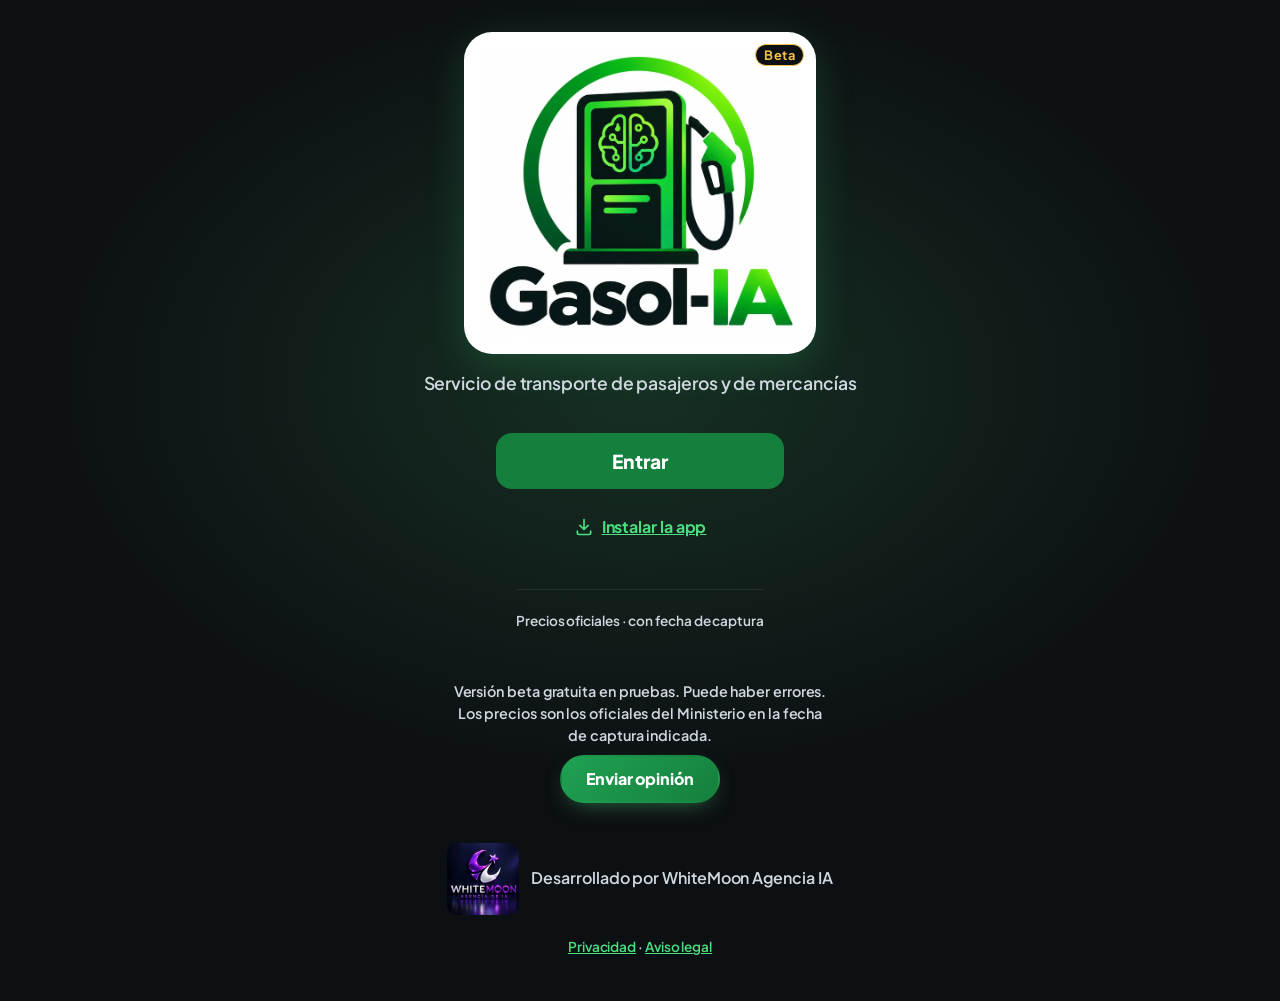
<file: index.html>
<!doctype html>
<html lang="es">
<head>
  <meta charset="utf-8">
  <meta name="viewport" content="width=device-width, initial-scale=1, viewport-fit=cover">
  <title>Gasol-IA · Para el servicio de transporte de pasajeros y de mercancías</title>
  <meta name="description" content="Para el servicio de transporte de pasajeros y de mercancías: gasolineras abiertas 24 horas en tu ruta y control del gasto en combustible, con precios oficiales y su fecha de captura.">
  <meta name="robots" content="noindex, nofollow">
  <meta name="referrer" content="strict-origin-when-cross-origin">
  <meta name="theme-color" content="#0d1013">
  <meta property="og:title" content="Gasol-IA · Para el servicio de transporte de pasajeros y de mercancías">
  <meta property="og:description" content="Para el servicio de transporte de pasajeros y de mercancías: gasolineras abiertas 24 h en tu ruta, con precios oficiales y su fecha de captura.">
  <meta property="og:image" content="https://nexusforgeia.github.io/GASOL-IA/assets/img/og-image.png">
  <meta property="og:image:width" content="1200">
  <meta property="og:image:height" content="630">
  <meta name="twitter:card" content="summary_large_image">
  <meta http-equiv="Content-Security-Policy" content="default-src 'self'; script-src 'self'; style-src 'self'; img-src 'self' data:; connect-src 'self' https://mlaqtniujnvfxcvcourm.supabase.co; manifest-src 'self'; worker-src 'self'; base-uri 'self'; form-action 'self'">
  <link rel="manifest" href="manifest.webmanifest">
  <link rel="icon" href="assets/icons/favicon-48.png" type="image/png" sizes="48x48">
  <link rel="apple-touch-icon" href="assets/icons/apple-touch-icon.png">
  <link rel="stylesheet" href="assets/app.css">
  <link rel="stylesheet" href="assets/portada.css">
  <script type="module" src="assets/visita.js"></script>
</head>
<body>
  <main class="portada">
    <h1 class="logo"><picture><source srcset="assets/img/logo.webp" type="image/webp"><img src="assets/img/logo.png" width="720" height="653" alt="Gasol-IA" fetchpriority="high"></picture></h1>
    <p class="lema">Servicio de transporte de pasajeros y de mercancías</p>
    <a class="entrar" href="inicio.html">Entrar</a>
    <a class="instalar-portada" href="instalar.html"><svg class="icono" aria-hidden="true" focusable="false"><use href="assets/iconos.svg#instalar"/></svg>Instalar la app</a>
    <p class="pie">Precios oficiales · con fecha de captura</p>
    <div class="portada-beta">
      <p class="nota nota-beta">Versión beta gratuita en pruebas. Puede haber errores. Los precios son los oficiales del Ministerio en la fecha de captura indicada.</p>
      <p><a class="boton-sec opinion" href="mailto:comercial@whitemoon.es?subject=Opini%C3%B3n%20Gasol-IA%20beta" data-opinion>Enviar opinión</a></p>
    </div>
    <div class="portada-firma">
      <p class="firma"><a href="https://whitemoon.es" target="_blank" rel="noopener"><picture><source srcset="assets/img/whitemoon-logo-3d.webp" type="image/webp"><img src="assets/img/whitemoon-logo-3d.png" width="72" height="72" alt="WhiteMoon" loading="lazy" decoding="async"></picture><span>Desarrollado por WhiteMoon Agencia IA</span></a></p>
      <p class="enlaces-pie"><a href="privacidad.html">Privacidad</a> · <a href="aviso-legal.html">Aviso legal</a></p>
    </div>
  </main>
</body>
</html>
</file>
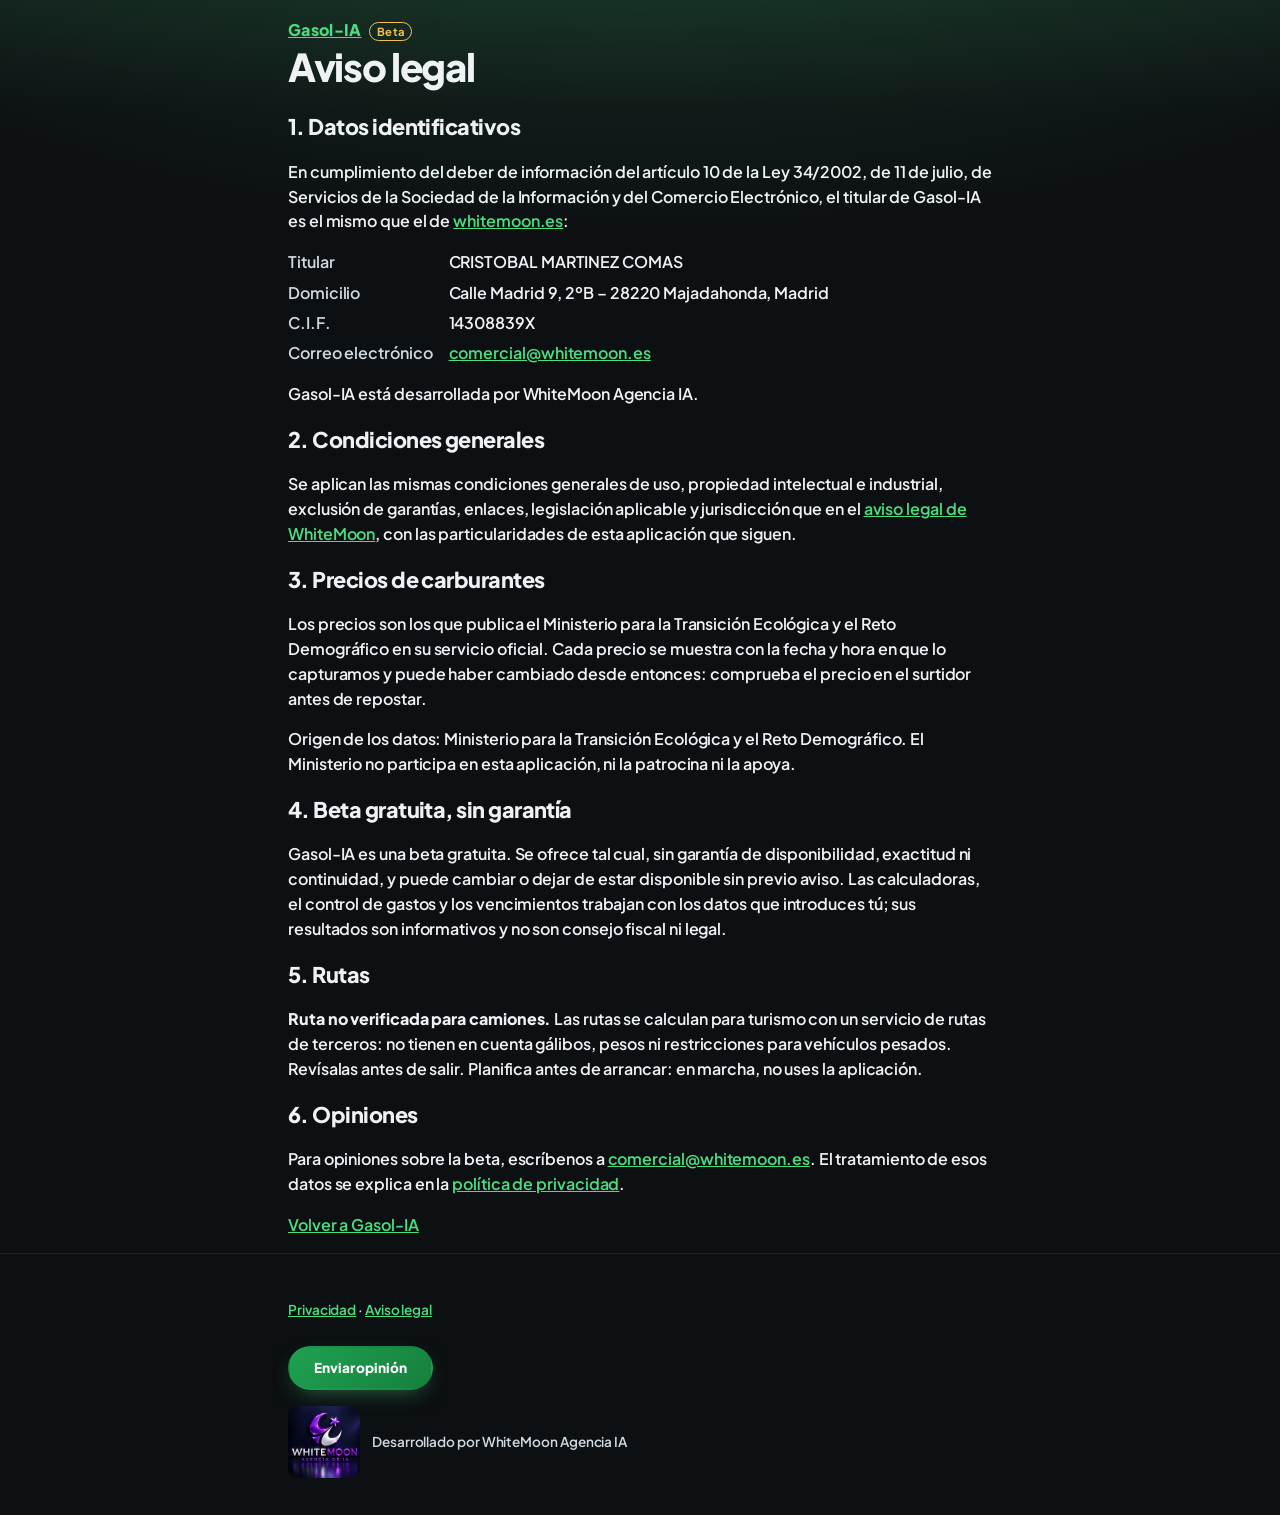
<file: aviso-legal.html>
<!doctype html>
<html lang="es">
<head>
  <meta charset="utf-8">
  <meta name="viewport" content="width=device-width, initial-scale=1, viewport-fit=cover">
  <title>Aviso legal · Gasol-IA</title>
  <meta name="description" content="Titular de Gasol-IA, condiciones de uso de la beta y origen de los datos de precios.">
  <meta name="robots" content="noindex, nofollow">
  <meta name="referrer" content="strict-origin-when-cross-origin">
  <meta name="theme-color" content="#0d1013">
  <meta http-equiv="Content-Security-Policy" content="default-src 'self'; script-src 'self'; style-src 'self'; img-src 'self' data:; connect-src 'self' https://mlaqtniujnvfxcvcourm.supabase.co; manifest-src 'self'; worker-src 'self'; base-uri 'self'; form-action 'self'">
  <link rel="icon" href="assets/icons/favicon-48.png" type="image/png" sizes="48x48">
  <link rel="stylesheet" href="assets/app.css">
  <script type="module" src="assets/nav.js"></script>
</head>
<body>
  <header class="cabecera">
    <div class="contenedor">
      <p class="marca"><a href="inicio.html">Gasol-IA</a></p>
      <h1>Aviso legal</h1>
    </div>
  </header>
  <main class="contenedor">
    <h2>1. Datos identificativos</h2>
    <p>En cumplimiento del deber de información del artículo 10 de la Ley 34/2002, de 11 de julio, de Servicios de la Sociedad de la Información y del Comercio Electrónico, el titular de Gasol-IA es el mismo que el de <a href="https://whitemoon.es" target="_blank" rel="noopener">whitemoon.es</a>:</p>
    <dl class="datos-titular">
      <dt>Titular</dt><dd>CRISTOBAL MARTINEZ COMAS</dd>
      <dt>Domicilio</dt><dd>Calle Madrid 9, 2ºB – 28220 Majadahonda, Madrid</dd>
      <dt>C.I.F.</dt><dd>14308839X</dd>
      <dt>Correo electrónico</dt><dd><a href="mailto:comercial@whitemoon.es">comercial@whitemoon.es</a></dd>
    </dl>
    <p>Gasol-IA está desarrollada por WhiteMoon Agencia IA.</p>

    <h2>2. Condiciones generales</h2>
    <p>Se aplican las mismas condiciones generales de uso, propiedad intelectual e industrial, exclusión de garantías, enlaces, legislación aplicable y jurisdicción que en el <a href="https://whitemoon.es/aviso-legal/" target="_blank" rel="noopener">aviso legal de WhiteMoon</a>, con las particularidades de esta aplicación que siguen.</p>

    <h2>3. Precios de carburantes</h2>
    <p>Los precios son los que publica el Ministerio para la Transición Ecológica y el Reto Demográfico en su servicio oficial. Cada precio se muestra con la fecha y hora en que lo capturamos y puede haber cambiado desde entonces: comprueba el precio en el surtidor antes de repostar.</p>
    <p>Origen de los datos: Ministerio para la Transición Ecológica y el Reto Demográfico. El Ministerio no participa en esta aplicación, ni la patrocina ni la apoya.</p>

    <h2>4. Beta gratuita, sin garantía</h2>
    <p>Gasol-IA es una beta gratuita. Se ofrece tal cual, sin garantía de disponibilidad, exactitud ni continuidad, y puede cambiar o dejar de estar disponible sin previo aviso. Las calculadoras, el control de gastos y los vencimientos trabajan con los datos que introduces tú; sus resultados son informativos y no son consejo fiscal ni legal.</p>

    <h2>5. Rutas</h2>
    <p><strong>Ruta no verificada para camiones.</strong> Las rutas se calculan para turismo con un servicio de rutas de terceros: no tienen en cuenta gálibos, pesos ni restricciones para vehículos pesados. Revísalas antes de salir. Planifica antes de arrancar: en marcha, no uses la aplicación.</p>

    <h2>6. Opiniones</h2>
    <p>Para opiniones sobre la beta, escríbenos a <a href="mailto:comercial@whitemoon.es?subject=Opini%C3%B3n%20Gasol-IA%20beta">comercial@whitemoon.es</a>. El tratamiento de esos datos se explica en la <a href="privacidad.html">política de privacidad</a>.</p>

    <p><a href="inicio.html">Volver a Gasol-IA</a></p>
  </main>
  <footer class="pie">
    <div class="contenedor">
      <p class="enlaces-pie"><a href="privacidad.html">Privacidad</a> · <a href="aviso-legal.html" aria-current="page">Aviso legal</a></p>
      <p><a class="boton-sec opinion" href="mailto:comercial@whitemoon.es?subject=Opini%C3%B3n%20Gasol-IA%20beta" data-opinion>Enviar opinión</a></p>
      <p class="firma"><a href="https://whitemoon.es" target="_blank" rel="noopener"><picture><source srcset="assets/img/whitemoon-logo-3d.webp" type="image/webp"><img src="assets/img/whitemoon-logo-3d.png" width="72" height="72" alt="WhiteMoon" loading="lazy" decoding="async"></picture><span>Desarrollado por WhiteMoon Agencia IA</span></a></p>
    </div>
  </footer>
</body>
</html>
</file>
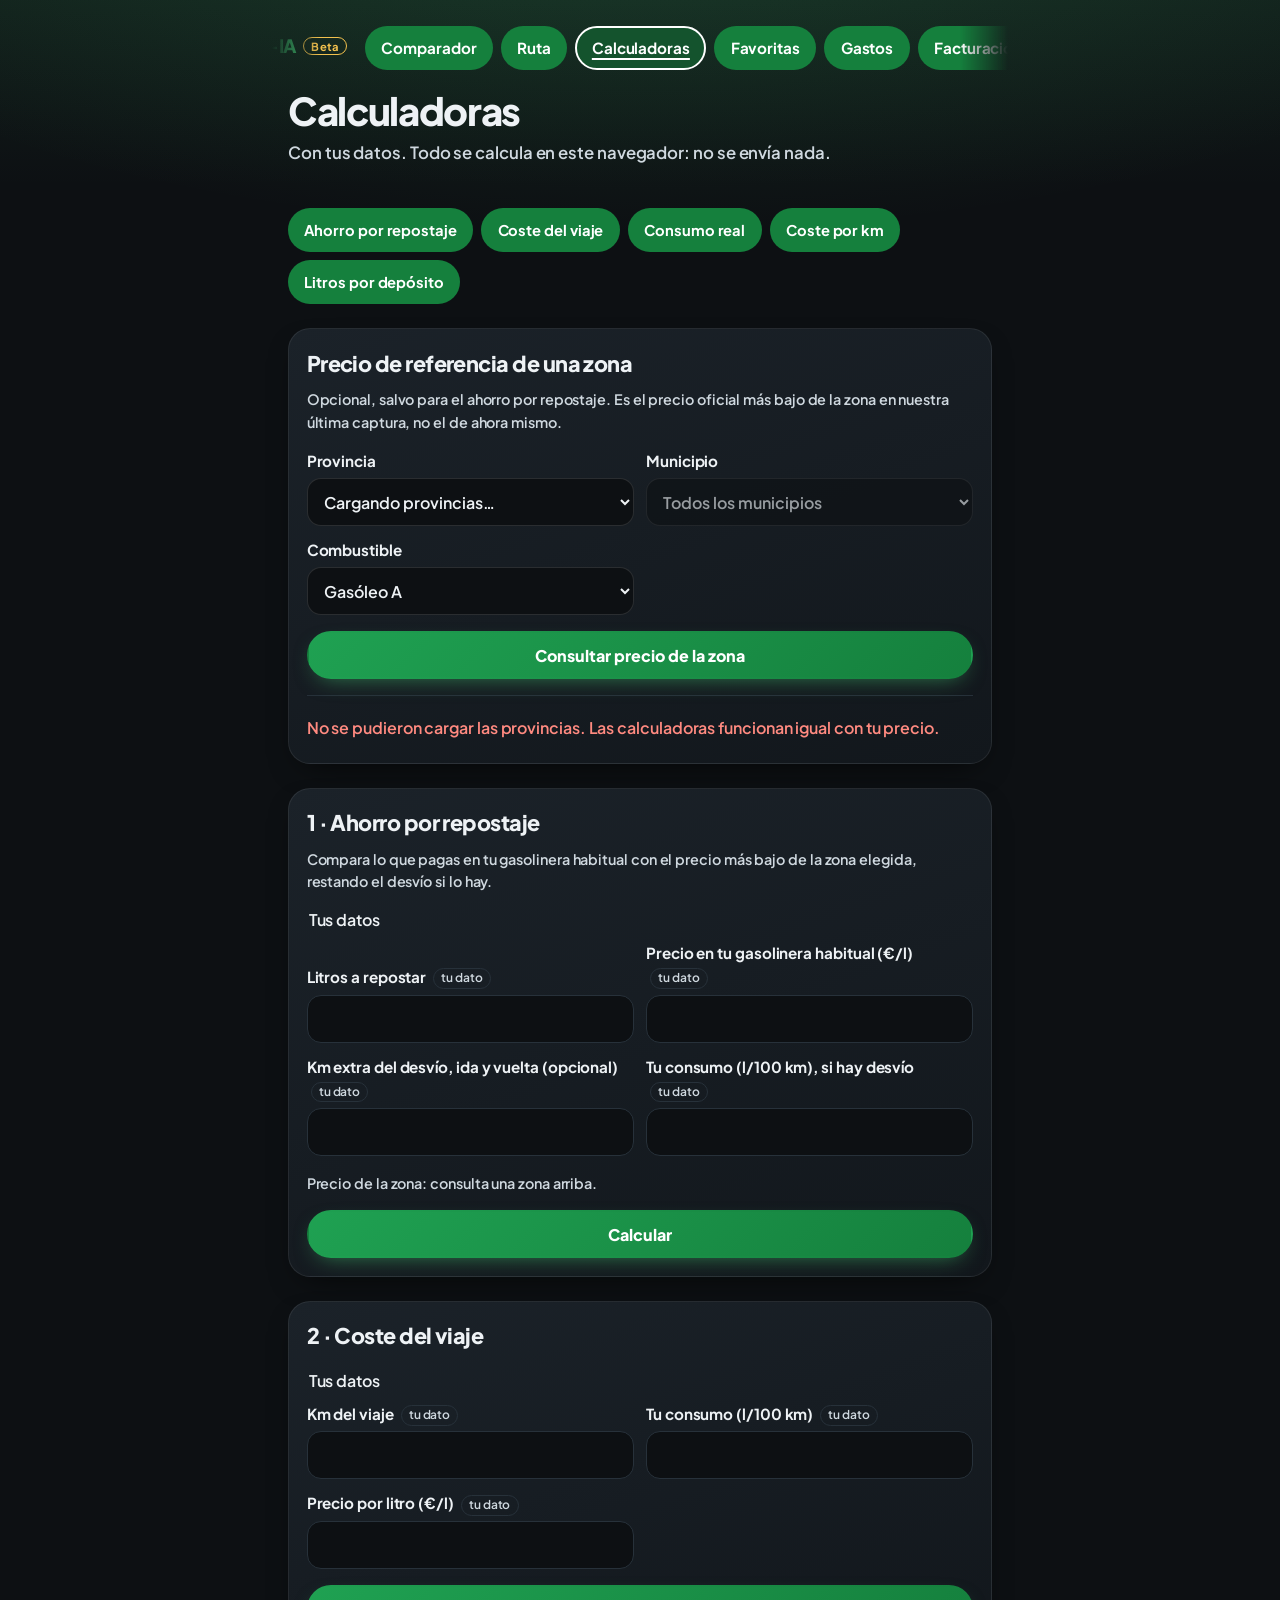
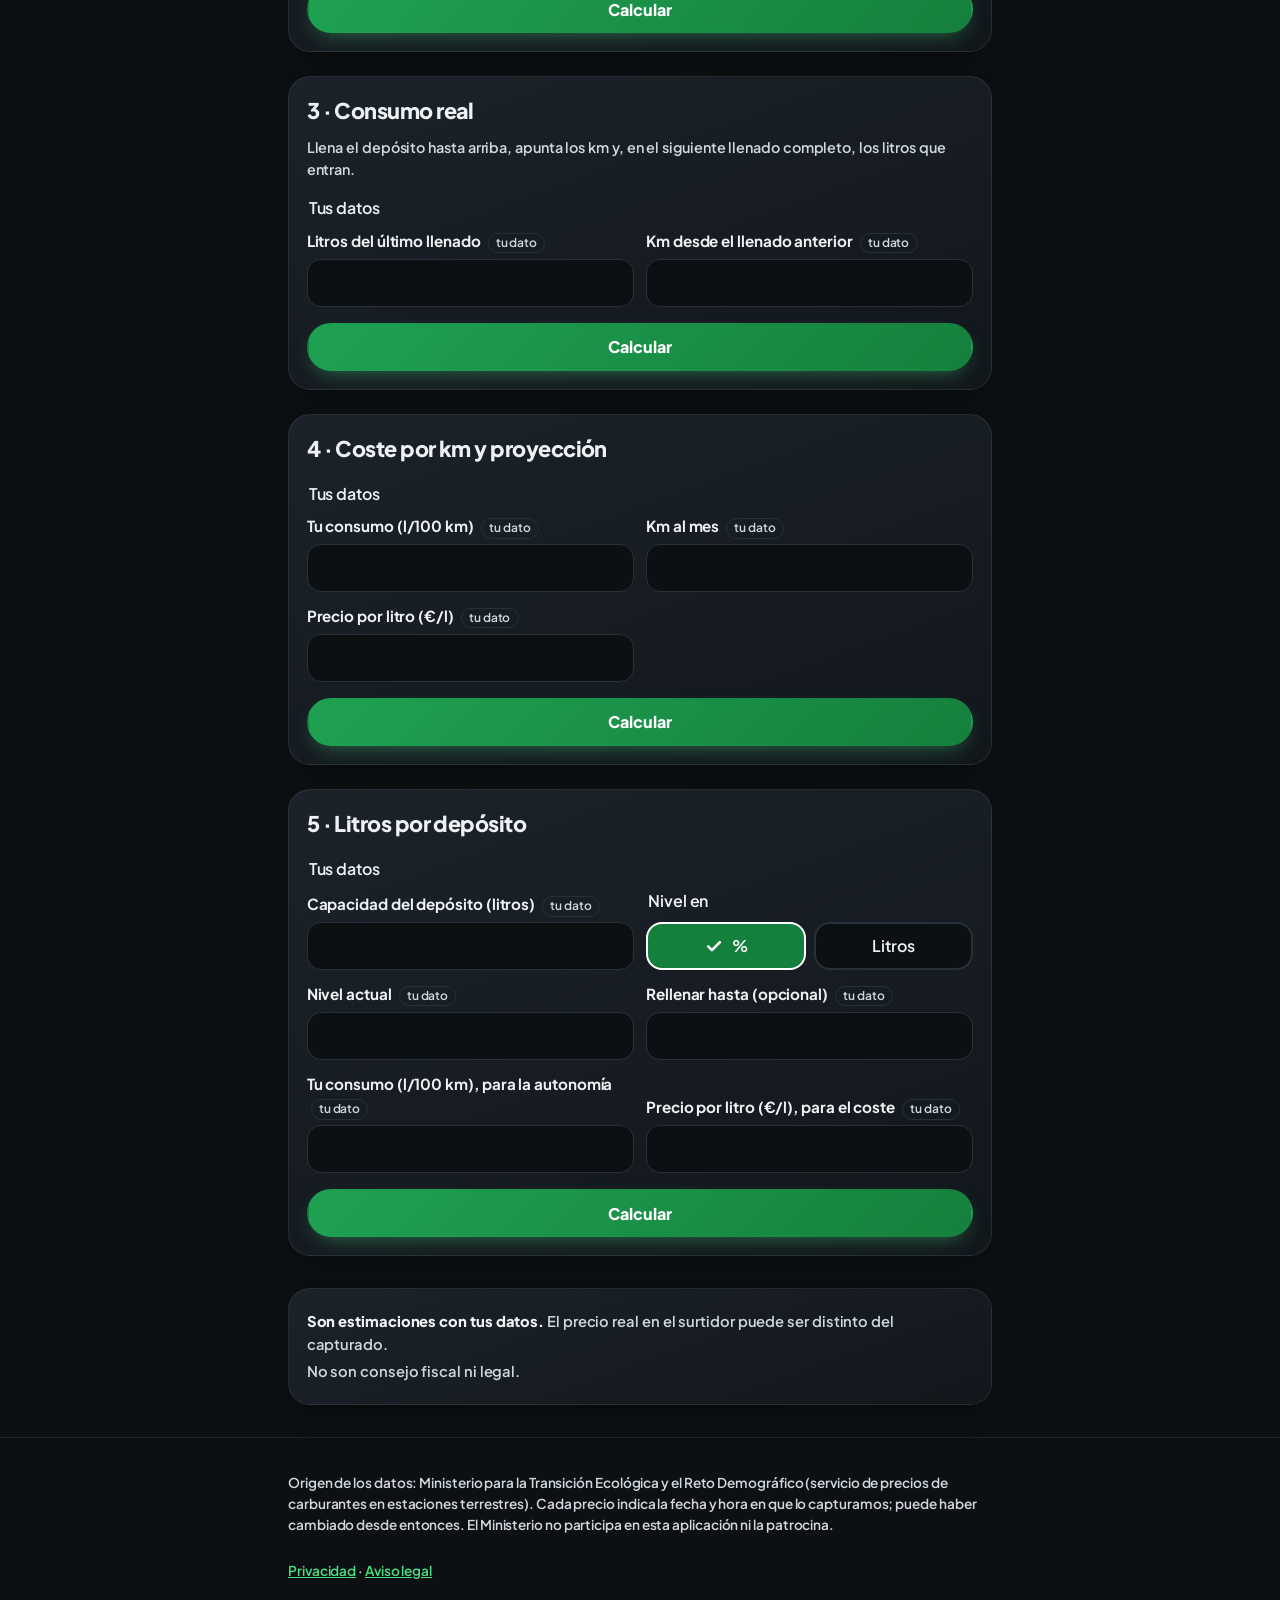
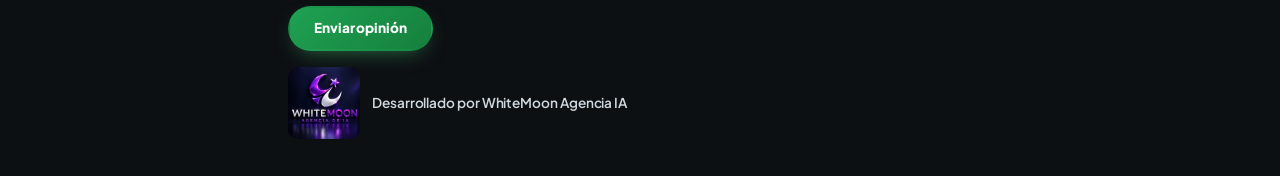
<file: calculadoras.html>
<!doctype html>
<html lang="es">
<head>
  <meta charset="utf-8">
  <meta name="viewport" content="width=device-width, initial-scale=1, viewport-fit=cover">
  <title>Calculadoras de combustible · Gasol-IA</title>
  <meta name="description" content="Calcula con tus propios datos el coste de un viaje, tu consumo real, el coste por km, los litros para llenar el depósito y si compensa repostar en otra zona.">
  <meta name="robots" content="noindex, nofollow">
  <meta name="referrer" content="strict-origin-when-cross-origin">
  <meta name="theme-color" content="#0d1013">
  <meta http-equiv="Content-Security-Policy" content="default-src 'self'; script-src 'self'; style-src 'self'; img-src 'self' data:; connect-src 'self' https://mlaqtniujnvfxcvcourm.supabase.co; manifest-src 'self'; worker-src 'self'; base-uri 'self'; form-action 'self'">
  <link rel="manifest" href="manifest.webmanifest">
  <link rel="icon" href="assets/icons/favicon-48.png" type="image/png" sizes="48x48">
  <link rel="apple-touch-icon" href="assets/icons/apple-touch-icon.png">
  <link rel="stylesheet" href="assets/app.css">
  <script type="module" src="assets/calculadoras.js"></script>
</head>
<body>
  <header class="cabecera">
    <div class="contenedor">
      <nav class="navegacion" aria-label="Secciones">
        <a class="marca" href="inicio.html">Gasol-IA</a>
        <a href="comparador.html">Comparador</a>
        <a href="ruta.html">Ruta</a>
        <a href="calculadoras.html" aria-current="page">Calculadoras</a>
        <a href="favoritas.html">Favoritas</a>
        <a href="gastos.html">Gastos</a>
        <a href="ingresos.html">Facturación</a>
        <a href="vencimientos.html">Vencimientos</a>
        <a href="instalar.html">Instalar</a>
        <a href="cuenta.html" data-cuentas hidden>Cuenta</a>
      </nav>
      <h1>Calculadoras</h1>
      <p class="sub">Con tus datos. Todo se calcula en este navegador: no se envía nada.</p>
    </div>
  </header>

  <main class="contenedor">
    <nav class="indice" aria-label="Calculadoras">
      <a href="#c-ahorro">Ahorro por repostaje</a>
      <a href="#c-viaje">Coste del viaje</a>
      <a href="#c-consumo">Consumo real</a>
      <a href="#c-km">Coste por km</a>
      <a href="#c-deposito">Litros por depósito</a>
    </nav>

    <section class="calc" aria-labelledby="t-zona">
      <h2 id="t-zona">Precio de referencia de una zona</h2>
      <p class="nota">Opcional, salvo para el ahorro por repostaje. Es el precio oficial más bajo de la zona en nuestra última captura, no el de ahora mismo.</p>
      <form id="f-zona" class="filtros" novalidate>
        <div class="campos">
          <label class="campo">
            <span>Provincia</span>
            <select id="z-provincia" name="provincia" required>
              <option value="">Cargando provincias…</option>
            </select>
          </label>
          <label class="campo">
            <span>Municipio</span>
            <select id="z-municipio" name="municipio" disabled>
              <option value="">Todos los municipios</option>
            </select>
          </label>
          <label class="campo">
            <span>Combustible</span>
            <select id="z-combustible" name="combustible">
              <option value="gasoleo_a" selected>Gasóleo A</option>
              <option value="gasoleo_premium">Gasóleo Premium</option>
              <option value="diesel_renovable">Diésel renovable</option>
              <option value="gasolina_95_e5">Gasolina 95 E5</option>
              <option value="gasolina_98_e5">Gasolina 98 E5</option>
              <option value="glp">GLP (autogás)</option>
            </select>
          </label>
        </div>
        <button type="submit" class="boton">Consultar precio de la zona</button>
      </form>
      <div id="zona-resultado" class="resultado-calc" role="status" aria-live="polite"></div>
    </section>

    <section id="c-ahorro" class="calc" aria-labelledby="t-ahorro">
      <h2 id="t-ahorro">1 · Ahorro por repostaje</h2>
      <p class="nota">Compara lo que pagas en tu gasolinera habitual con el precio más bajo de la zona elegida, restando el desvío si lo hay.</p>
      <form id="f-ahorro" class="filtros" novalidate>
        <fieldset>
          <legend>Tus datos</legend>
          <div class="campos">
            <label class="campo"><span>Litros a repostar <em class="tuyo">tu dato</em></span>
              <input type="text" inputmode="decimal" name="litros" autocomplete="off"></label>
            <label class="campo"><span>Precio en tu gasolinera habitual (€/l) <em class="tuyo">tu dato</em></span>
              <input type="text" inputmode="decimal" name="precioHabitual" autocomplete="off"></label>
            <label class="campo"><span>Km extra del desvío, ida y vuelta (opcional) <em class="tuyo">tu dato</em></span>
              <input type="text" inputmode="decimal" name="kmDesvio" autocomplete="off"></label>
            <label class="campo"><span>Tu consumo (l/100 km), si hay desvío <em class="tuyo">tu dato</em></span>
              <input type="text" inputmode="decimal" name="consumoL100" autocomplete="off"></label>
          </div>
        </fieldset>
        <p class="nota" data-precio-zona>Precio de la zona: consulta una zona arriba.</p>
        <button type="submit" class="boton">Calcular</button>
      </form>
      <div class="resultado-calc" role="status" aria-live="polite"></div>
    </section>

    <section id="c-viaje" class="calc" aria-labelledby="t-viaje">
      <h2 id="t-viaje">2 · Coste del viaje</h2>
      <form id="f-viaje" class="filtros" novalidate>
        <fieldset>
          <legend>Tus datos</legend>
          <div class="campos">
            <label class="campo"><span>Km del viaje <em class="tuyo">tu dato</em></span>
              <input type="text" inputmode="decimal" name="km" autocomplete="off"></label>
            <label class="campo"><span>Tu consumo (l/100 km) <em class="tuyo">tu dato</em></span>
              <input type="text" inputmode="decimal" name="consumoL100" autocomplete="off"></label>
            <label class="campo"><span>Precio por litro (€/l) <em class="tuyo">tu dato</em></span>
              <input type="text" inputmode="decimal" name="precio" autocomplete="off"></label>
          </div>
        </fieldset>
        <div class="sugerencia" data-sugerencia="precio" hidden></div>
        <button type="submit" class="boton">Calcular</button>
      </form>
      <div class="resultado-calc" role="status" aria-live="polite"></div>
    </section>

    <section id="c-consumo" class="calc" aria-labelledby="t-consumo">
      <h2 id="t-consumo">3 · Consumo real</h2>
      <p class="nota">Llena el depósito hasta arriba, apunta los km y, en el siguiente llenado completo, los litros que entran.</p>
      <form id="f-consumo" class="filtros" novalidate>
        <fieldset>
          <legend>Tus datos</legend>
          <div class="campos">
            <label class="campo"><span>Litros del último llenado <em class="tuyo">tu dato</em></span>
              <input type="text" inputmode="decimal" name="litros" autocomplete="off"></label>
            <label class="campo"><span>Km desde el llenado anterior <em class="tuyo">tu dato</em></span>
              <input type="text" inputmode="decimal" name="km" autocomplete="off"></label>
          </div>
        </fieldset>
        <button type="submit" class="boton">Calcular</button>
      </form>
      <div class="resultado-calc" role="status" aria-live="polite"></div>
    </section>

    <section id="c-km" class="calc" aria-labelledby="t-km">
      <h2 id="t-km">4 · Coste por km y proyección</h2>
      <form id="f-km" class="filtros" novalidate>
        <fieldset>
          <legend>Tus datos</legend>
          <div class="campos">
            <label class="campo"><span>Tu consumo (l/100 km) <em class="tuyo">tu dato</em></span>
              <input type="text" inputmode="decimal" name="consumoL100" autocomplete="off"></label>
            <label class="campo"><span>Km al mes <em class="tuyo">tu dato</em></span>
              <input type="text" inputmode="decimal" name="kmMes" autocomplete="off"></label>
            <label class="campo"><span>Precio por litro (€/l) <em class="tuyo">tu dato</em></span>
              <input type="text" inputmode="decimal" name="precio" autocomplete="off"></label>
          </div>
        </fieldset>
        <div class="sugerencia" data-sugerencia="precio" hidden></div>
        <button type="submit" class="boton">Calcular</button>
      </form>
      <div class="resultado-calc" role="status" aria-live="polite"></div>
    </section>

    <section id="c-deposito" class="calc" aria-labelledby="t-deposito">
      <h2 id="t-deposito">5 · Litros por depósito</h2>
      <form id="f-deposito" class="filtros" novalidate>
        <fieldset>
          <legend>Tus datos</legend>
          <div class="campos">
            <label class="campo"><span>Capacidad del depósito (litros) <em class="tuyo">tu dato</em></span>
              <input type="text" inputmode="decimal" name="capacidad" autocomplete="off"></label>
            <fieldset class="campo">
              <legend>Nivel en</legend>
              <div class="segmentado" role="radiogroup">
                <label><input type="radio" name="unidad" value="pct" checked> <svg class="icono icono-check" aria-hidden="true" focusable="false"><use href="assets/iconos.svg#check"/></svg>%</label>
                <label><input type="radio" name="unidad" value="litros"> <svg class="icono icono-check" aria-hidden="true" focusable="false"><use href="assets/iconos.svg#check"/></svg>Litros</label>
              </div>
            </fieldset>
            <label class="campo"><span>Nivel actual <em class="tuyo">tu dato</em></span>
              <input type="text" inputmode="decimal" name="nivel" autocomplete="off"></label>
            <label class="campo"><span>Rellenar hasta (opcional) <em class="tuyo">tu dato</em></span>
              <input type="text" inputmode="decimal" name="objetivo" autocomplete="off"></label>
            <label class="campo"><span>Tu consumo (l/100 km), para la autonomía <em class="tuyo">tu dato</em></span>
              <input type="text" inputmode="decimal" name="consumoL100" autocomplete="off"></label>
            <label class="campo"><span>Precio por litro (€/l), para el coste <em class="tuyo">tu dato</em></span>
              <input type="text" inputmode="decimal" name="precio" autocomplete="off"></label>
          </div>
        </fieldset>
        <div class="sugerencia" data-sugerencia="precio" hidden></div>
        <button type="submit" class="boton">Calcular</button>
      </form>
      <div class="resultado-calc" role="status" aria-live="polite"></div>
    </section>

    <aside class="avisos">
      <p><strong>Son estimaciones con tus datos.</strong> El precio real en el surtidor puede ser distinto del capturado.</p>
      <p>No son consejo fiscal ni legal.</p>
    </aside>
  </main>

  <footer class="pie">
    <div class="contenedor">
      <p>Origen de los datos: Ministerio para la Transición Ecológica y el Reto Demográfico (servicio de precios de carburantes en estaciones terrestres). Cada precio indica la fecha y hora en que lo capturamos; puede haber cambiado desde entonces. El Ministerio no participa en esta aplicación ni la patrocina.</p>
      <p class="enlaces-pie"><a href="privacidad.html">Privacidad</a> · <a href="aviso-legal.html">Aviso legal</a></p>
      <p><a class="boton-sec opinion" href="mailto:comercial@whitemoon.es?subject=Opini%C3%B3n%20Gasol-IA%20beta" data-opinion>Enviar opinión</a></p>
      <p class="firma"><a href="https://whitemoon.es" target="_blank" rel="noopener"><picture><source srcset="assets/img/whitemoon-logo-3d.webp" type="image/webp"><img src="assets/img/whitemoon-logo-3d.png" width="72" height="72" alt="WhiteMoon" loading="lazy" decoding="async"></picture><span>Desarrollado por WhiteMoon Agencia IA</span></a></p>
    </div>
  </footer>
</body>
</html>
</file>
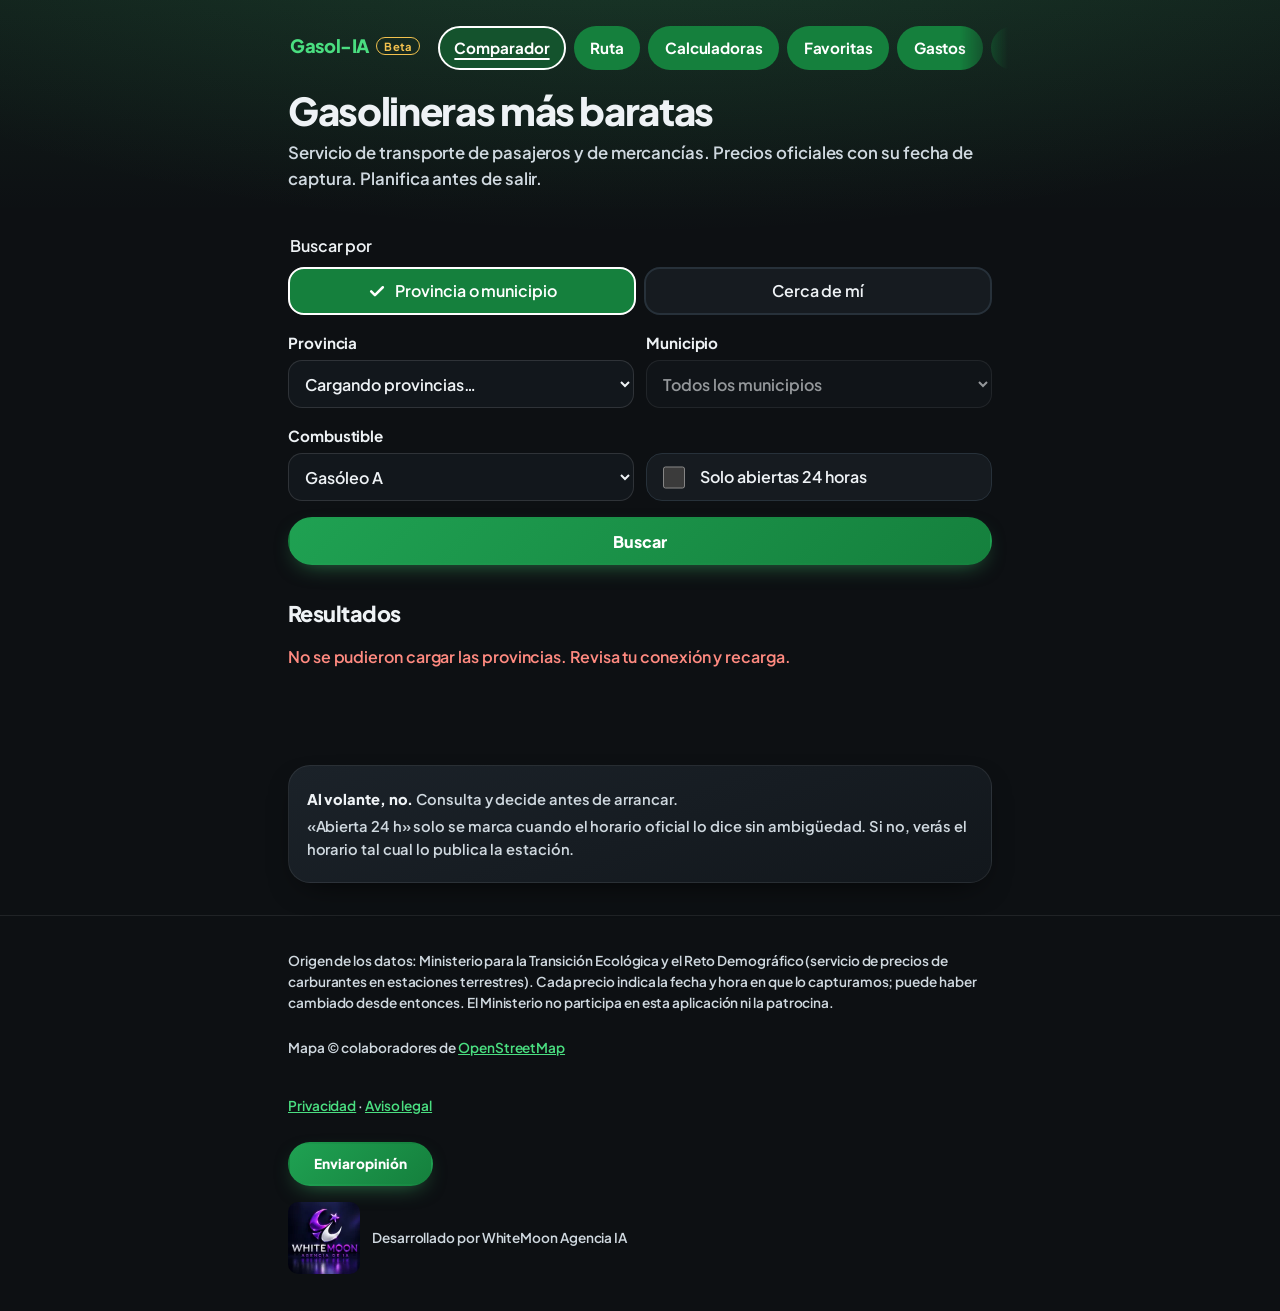
<file: comparador.html>
<!doctype html>
<html lang="es">
<head>
  <meta charset="utf-8">
  <meta name="viewport" content="width=device-width, initial-scale=1, viewport-fit=cover">
  <title>Gasol-IA · Comparador de gasolineras para el servicio de transporte de pasajeros y de mercancías</title>
  <meta name="description" content="Para el servicio de transporte de pasajeros y de mercancías. Compara el precio del gasóleo A, AdBlue y otros carburantes por provincia, municipio o cerca de ti, con filtro de gasolineras abiertas 24 horas. Datos oficiales del Ministerio con su fecha de captura.">
  <meta name="robots" content="noindex, nofollow">
  <meta name="referrer" content="strict-origin-when-cross-origin">
  <meta name="theme-color" content="#0d1013">
  <meta http-equiv="Content-Security-Policy" content="default-src 'self'; script-src 'self' https://unpkg.com; style-src 'self' https://unpkg.com; img-src 'self' data: https://*.tile.openstreetmap.org; connect-src 'self' https://mlaqtniujnvfxcvcourm.supabase.co; manifest-src 'self'; worker-src 'self'; base-uri 'self'; form-action 'self'">
  <link rel="manifest" href="manifest.webmanifest">
  <link rel="icon" href="assets/icons/favicon-48.png" type="image/png" sizes="48x48">
  <link rel="apple-touch-icon" href="assets/icons/apple-touch-icon.png">
  <link rel="stylesheet" href="assets/app.css">
  <script type="module" src="assets/app.js"></script>
</head>
<body>
  <a class="saltar" href="#resultados">Saltar a los resultados</a>
  <header class="cabecera">
    <div class="contenedor">
      <nav class="navegacion" aria-label="Secciones">
        <a class="marca" href="inicio.html">Gasol-IA</a>
        <a href="comparador.html" aria-current="page">Comparador</a>
        <a href="ruta.html">Ruta</a>
        <a href="calculadoras.html">Calculadoras</a>
        <a href="favoritas.html">Favoritas</a>
        <a href="gastos.html">Gastos</a>
        <a href="ingresos.html">Facturación</a>
        <a href="vencimientos.html">Vencimientos</a>
        <a href="instalar.html">Instalar</a>
        <a href="cuenta.html" data-cuentas hidden>Cuenta</a>
      </nav>
      <h1>Gasolineras más baratas</h1>
      <p class="sub">Servicio de transporte de pasajeros y de mercancías. Precios oficiales con su fecha de captura. Planifica antes de salir.</p>
    </div>
  </header>

  <main class="contenedor">
    <form id="filtros" class="filtros" novalidate>
      <fieldset class="modo">
        <legend>Buscar por</legend>
        <div class="segmentado" role="radiogroup">
          <label><input type="radio" name="modo" value="zona" checked> <svg class="icono icono-check" aria-hidden="true" focusable="false"><use href="assets/iconos.svg#check"/></svg>Provincia o municipio</label>
          <label><input type="radio" name="modo" value="cerca"> <svg class="icono icono-check" aria-hidden="true" focusable="false"><use href="assets/iconos.svg#check"/></svg>Cerca de mí</label>
        </div>
      </fieldset>

      <div class="campos" data-modo="zona">
        <label class="campo">
          <span>Provincia</span>
          <select id="provincia" name="provincia" required>
            <option value="">Cargando provincias…</option>
          </select>
        </label>
        <label class="campo">
          <span>Municipio</span>
          <select id="municipio" name="municipio" disabled>
            <option value="">Todos los municipios</option>
          </select>
        </label>
      </div>

      <div class="campos" data-modo="cerca" hidden>
        <label class="campo">
          <span>Radio</span>
          <select id="radio" name="radio">
            <option value="5">5 km</option>
            <option value="10" selected>10 km</option>
            <option value="25">25 km</option>
            <option value="50">50 km</option>
          </select>
        </label>
        <p class="nota">Pediremos permiso de ubicación. Se redondea a ~1 km en tu móvil antes de enviarla y no se guarda.</p>
      </div>

      <div class="campos">
        <label class="campo">
          <span>Combustible</span>
          <select id="combustible" name="combustible">
            <option value="gasoleo_a" selected>Gasóleo A</option>
            <option value="gasoleo_premium">Gasóleo Premium</option>
            <option value="diesel_renovable">Diésel renovable</option>
            <option value="adblue">AdBlue</option>
            <option value="gasolina_95_e5">Gasolina 95 E5</option>
            <option value="gasolina_98_e5">Gasolina 98 E5</option>
            <option value="glp">GLP (autogás)</option>
            <option value="gnc">GNC (€/kg)</option>
            <option value="gnl">GNL (€/kg)</option>
            <option value="biogas_comprimido">Biogás comprimido (€/kg)</option>
            <option value="biogas_licuado">Biogás licuado (€/kg)</option>
          </select>
        </label>
        <label class="interruptor">
          <input type="checkbox" id="solo24" name="solo24">
          <span>Solo abiertas 24 horas</span>
        </label>
      </div>

      <button type="submit" class="boton">Buscar</button>
    </form>

    <section id="resultados" class="resultados" aria-labelledby="titulo-resultados" tabindex="-1">
      <div class="resumen">
        <h2 id="titulo-resultados">Resultados</h2>
        <button type="button" id="ver-mapa" class="boton-sec" hidden aria-expanded="false" aria-controls="mapa">Ver en mapa</button>
      </div>
      <p id="estado" class="estado" role="status" aria-live="polite">Elige una provincia o usa tu ubicación.</p>
      <div id="mapa" class="mapa" hidden></div>
      <ol id="lista" class="lista"></ol>
    </section>

    <aside class="avisos">
      <p><strong>Al volante, no.</strong> Consulta y decide antes de arrancar.</p>
      <p>«Abierta 24 h» solo se marca cuando el horario oficial lo dice sin ambigüedad. Si no, verás el horario tal cual lo publica la estación.</p>
    </aside>
  </main>

  <footer class="pie">
    <div class="contenedor">
      <p>Origen de los datos: Ministerio para la Transición Ecológica y el Reto Demográfico (servicio de precios de carburantes en estaciones terrestres). Cada precio indica la fecha y hora en que lo capturamos; puede haber cambiado desde entonces. El Ministerio no participa en esta aplicación ni la patrocina.</p>
      <p>Mapa © colaboradores de <a href="https://www.openstreetmap.org/copyright" rel="noopener">OpenStreetMap</a></p>
      <p class="enlaces-pie"><a href="privacidad.html">Privacidad</a> · <a href="aviso-legal.html">Aviso legal</a></p>
      <p><a class="boton-sec opinion" href="mailto:comercial@whitemoon.es?subject=Opini%C3%B3n%20Gasol-IA%20beta" data-opinion>Enviar opinión</a></p>
      <p class="firma"><a href="https://whitemoon.es" target="_blank" rel="noopener"><picture><source srcset="assets/img/whitemoon-logo-3d.webp" type="image/webp"><img src="assets/img/whitemoon-logo-3d.png" width="72" height="72" alt="WhiteMoon" loading="lazy" decoding="async"></picture><span>Desarrollado por WhiteMoon Agencia IA</span></a></p>
    </div>
  </footer>
</body>
</html>
</file>
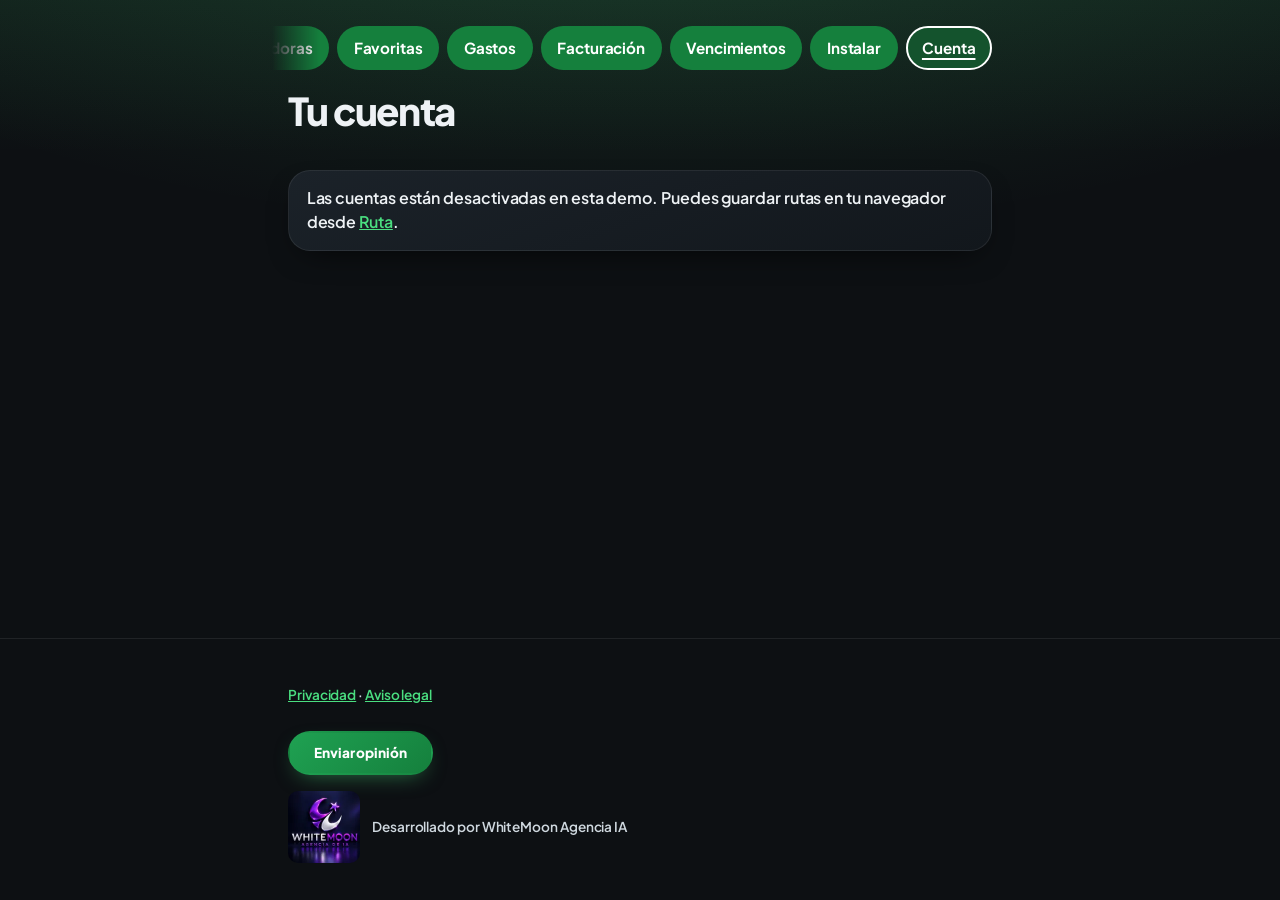
<file: cuenta.html>
<!doctype html>
<html lang="es">
<head>
  <meta charset="utf-8">
  <meta name="viewport" content="width=device-width, initial-scale=1, viewport-fit=cover">
  <title>Tu cuenta · Gasol-IA</title>
  <meta name="description" content="Entra en Gasol-IA para guardar rutas, recibir avisos de bajadas de precio en tu corredor, exportar tus datos o borrar tu cuenta.">
  <meta name="robots" content="noindex, nofollow">
  <meta name="referrer" content="strict-origin-when-cross-origin">
  <meta name="theme-color" content="#0d1013">
  <meta http-equiv="Content-Security-Policy" content="default-src 'self'; script-src 'self'; style-src 'self'; img-src 'self' data:; connect-src 'self' https://mlaqtniujnvfxcvcourm.supabase.co; manifest-src 'self'; worker-src 'self'; base-uri 'self'; form-action 'self'">
  <link rel="manifest" href="manifest.webmanifest">
  <link rel="icon" href="assets/icons/favicon-48.png" type="image/png" sizes="48x48">
  <link rel="stylesheet" href="assets/app.css">
  <script type="module" src="assets/cuenta.js"></script>
</head>
<body>
  <header class="cabecera">
    <div class="contenedor">
      <nav class="navegacion" aria-label="Secciones">
        <a class="marca" href="inicio.html">Gasol-IA</a>
        <a href="comparador.html">Comparador</a>
        <a href="ruta.html">Ruta</a>
        <a href="calculadoras.html">Calculadoras</a>
        <a href="favoritas.html">Favoritas</a>
        <a href="gastos.html">Gastos</a>
        <a href="ingresos.html">Facturación</a>
        <a href="vencimientos.html">Vencimientos</a>
        <a href="instalar.html">Instalar</a>
        <a href="cuenta.html" aria-current="page">Cuenta</a>
      </nav>
      <h1>Tu cuenta</h1>
    </div>
  </header>

  <main class="contenedor">
    <p id="desactivada" class="tarjeta-info" hidden>Las cuentas están desactivadas en esta demo. Puedes guardar rutas en tu navegador desde <a href="ruta.html">Ruta</a>.</p>
    <p id="estado" class="estado" role="status" aria-live="polite"></p>

    <section id="acceso" hidden aria-labelledby="t-acceso">
      <h2 id="t-acceso">Entrar o crear cuenta</h2>
      <form id="form-acceso" class="filtros" novalidate>
        <label class="campo"><span>Email</span>
          <input type="email" name="email" autocomplete="email" required maxlength="254"></label>
        <label class="campo"><span>Contraseña (mínimo 8 caracteres)</span>
          <input type="password" name="password" autocomplete="current-password" required minlength="8" maxlength="72"></label>
        <div class="botones">
          <button type="submit" class="boton" name="accion" value="login">Entrar</button>
          <button type="submit" class="boton-sec" name="accion" value="registro">Crear cuenta</button>
        </div>
        <p class="nota">Solo guardamos tu email, las rutas que guardes y, si los activas, tus avisos. Más en <a href="privacidad.html">privacidad</a>.</p>
      </form>
    </section>

    <section id="panel" hidden aria-labelledby="t-panel">
      <h2 id="t-panel">Hola, <span id="quien"></span></h2>

      <form id="form-perfil" class="filtros" novalidate>
        <label class="campo"><span>Alias (opcional)</span>
          <input type="text" name="alias" maxlength="40" autocomplete="nickname"></label>
        <button type="submit" class="boton-sec">Guardar alias</button>
      </form>

      <h2>Avisos en este dispositivo</h2>
      <div id="push" class="tarjeta-info">
        <p id="push-estado" class="nota"></p>
        <button type="button" id="push-boton" class="boton-sec" hidden></button>
      </div>

      <h2>Avisos recientes</h2>
      <ul id="avisos" class="lista-simple"></ul>

      <h2>Tus datos</h2>
      <div class="botones">
        <button type="button" id="exportar" class="boton-sec">Exportar mis datos (JSON)</button>
        <button type="button" id="salir" class="boton-sec">Cerrar sesión</button>
      </div>

      <h2>Borrar cuenta</h2>
      <form id="form-borrar" class="filtros peligro" novalidate>
        <p class="nota">Se borran tus rutas, avisos y suscripciones. No se puede deshacer.</p>
        <label class="campo"><span>Escribe BORRAR para confirmar</span>
          <input type="text" name="confirmacion" autocomplete="off" required></label>
        <button type="submit" class="boton-peligro">Borrar mi cuenta</button>
      </form>
    </section>
  </main>

  <footer class="pie">
    <div class="contenedor">
      <p class="enlaces-pie"><a href="privacidad.html">Privacidad</a> · <a href="aviso-legal.html">Aviso legal</a></p>
      <p><a class="boton-sec opinion" href="mailto:comercial@whitemoon.es?subject=Opini%C3%B3n%20Gasol-IA%20beta" data-opinion>Enviar opinión</a></p>
      <p class="firma"><a href="https://whitemoon.es" target="_blank" rel="noopener"><picture><source srcset="assets/img/whitemoon-logo-3d.webp" type="image/webp"><img src="assets/img/whitemoon-logo-3d.png" width="72" height="72" alt="WhiteMoon" loading="lazy" decoding="async"></picture><span>Desarrollado por WhiteMoon Agencia IA</span></a></p>
    </div>
  </footer>
</body>
</html>
</file>
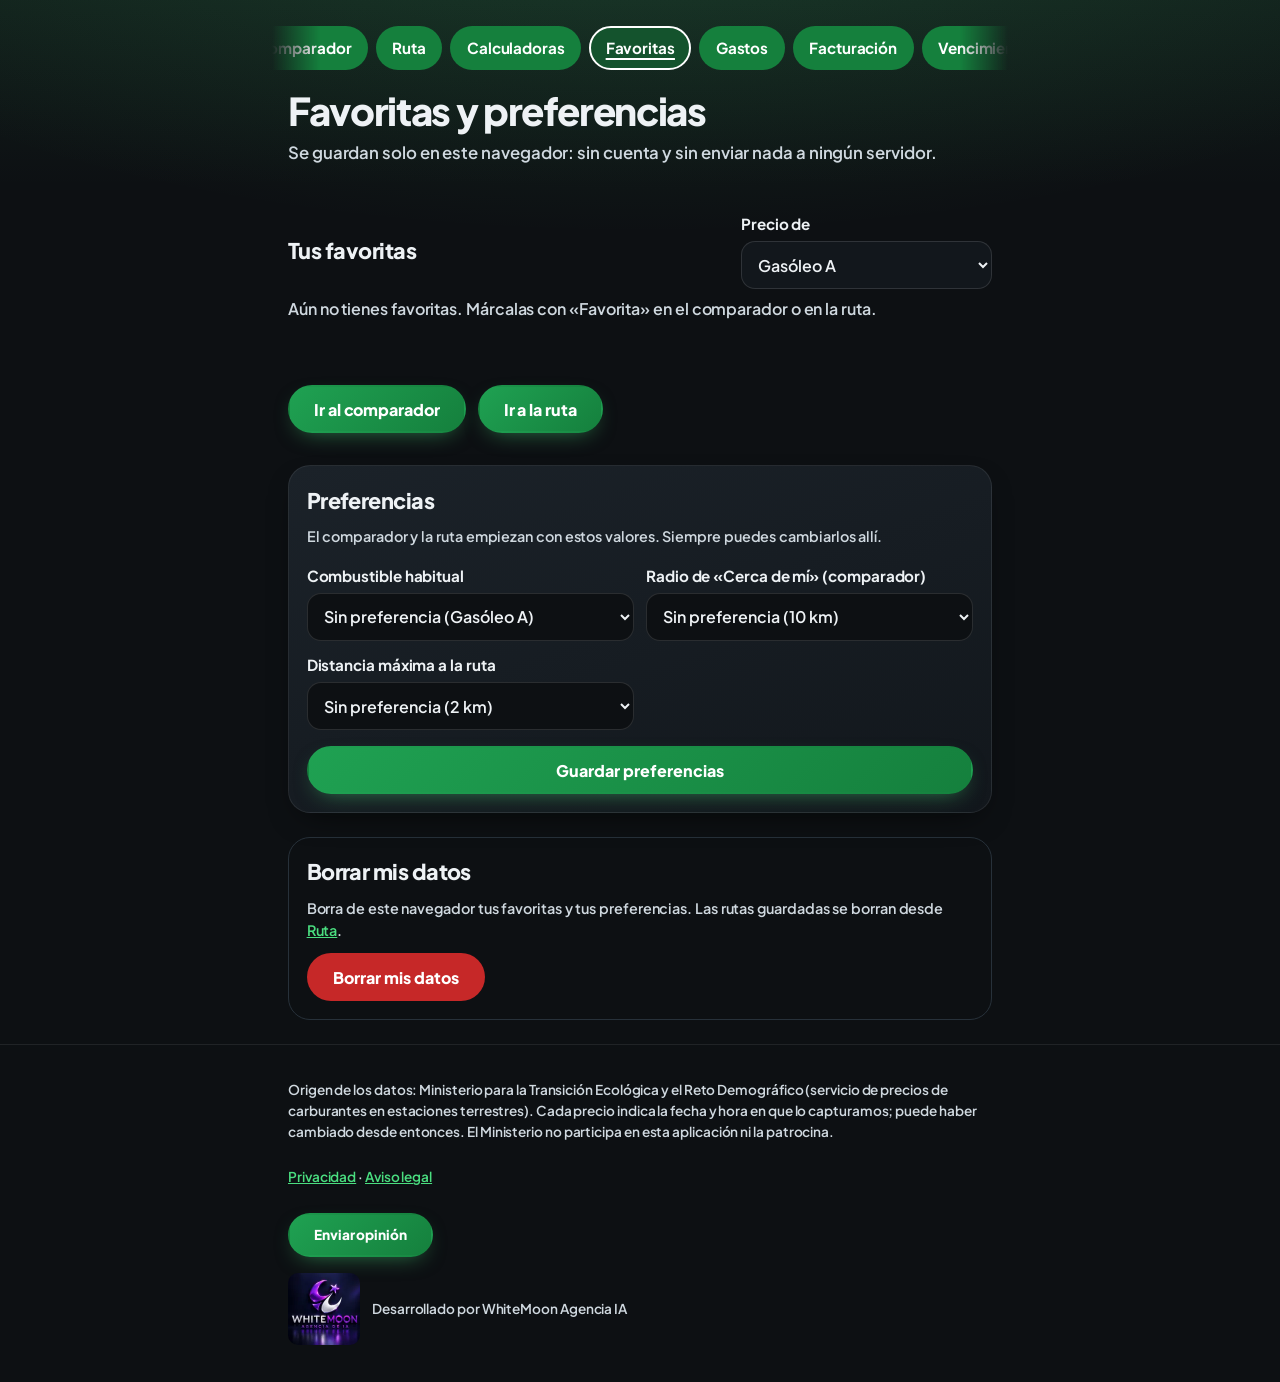
<file: favoritas.html>
<!doctype html>
<html lang="es">
<head>
  <meta charset="utf-8">
  <meta name="viewport" content="width=device-width, initial-scale=1, viewport-fit=cover">
  <title>Favoritas y preferencias · Gasol-IA</title>
  <meta name="description" content="Tus gasolineras de siempre con su último precio oficial y la fecha de captura, y tus preferencias de combustible y radio. Guardado solo en tu navegador.">
  <meta name="robots" content="noindex, nofollow">
  <meta name="referrer" content="strict-origin-when-cross-origin">
  <meta name="theme-color" content="#0d1013">
  <meta http-equiv="Content-Security-Policy" content="default-src 'self'; script-src 'self'; style-src 'self'; img-src 'self' data:; connect-src 'self' https://mlaqtniujnvfxcvcourm.supabase.co; manifest-src 'self'; worker-src 'self'; base-uri 'self'; form-action 'self'">
  <link rel="manifest" href="manifest.webmanifest">
  <link rel="icon" href="assets/icons/favicon-48.png" type="image/png" sizes="48x48">
  <link rel="apple-touch-icon" href="assets/icons/apple-touch-icon.png">
  <link rel="stylesheet" href="assets/app.css">
  <script type="module" src="assets/favoritas-vista.js"></script>
</head>
<body>
  <header class="cabecera">
    <div class="contenedor">
      <nav class="navegacion" aria-label="Secciones">
        <a class="marca" href="inicio.html">Gasol-IA</a>
        <a href="comparador.html">Comparador</a>
        <a href="ruta.html">Ruta</a>
        <a href="calculadoras.html">Calculadoras</a>
        <a href="favoritas.html" aria-current="page">Favoritas</a>
        <a href="gastos.html">Gastos</a>
        <a href="ingresos.html">Facturación</a>
        <a href="vencimientos.html">Vencimientos</a>
        <a href="instalar.html">Instalar</a>
        <a href="cuenta.html" data-cuentas hidden>Cuenta</a>
      </nav>
      <h1>Favoritas y preferencias</h1>
      <p class="sub">Se guardan solo en este navegador: sin cuenta y sin enviar nada a ningún servidor.</p>
    </div>
  </header>

  <main class="contenedor">
    <section class="resultados" aria-labelledby="t-favoritas">
      <div class="resumen">
        <h2 id="t-favoritas">Tus favoritas</h2>
        <label class="campo campo-corto">
          <span>Precio de</span>
          <select id="f-combustible">
            <option value="gasoleo_a" selected>Gasóleo A</option>
            <option value="gasoleo_premium">Gasóleo Premium</option>
            <option value="diesel_renovable">Diésel renovable</option>
            <option value="adblue">AdBlue</option>
            <option value="gasolina_95_e5">Gasolina 95 E5</option>
            <option value="gasolina_98_e5">Gasolina 98 E5</option>
            <option value="glp">GLP (autogás)</option>
            <option value="gnc">GNC (€/kg)</option>
            <option value="gnl">GNL (€/kg)</option>
            <option value="biogas_comprimido">Biogás comprimido (€/kg)</option>
            <option value="biogas_licuado">Biogás licuado (€/kg)</option>
          </select>
        </label>
      </div>
      <p id="estado" class="estado" role="status" aria-live="polite" tabindex="-1">Cargando…</p>
      <div id="vacio" class="botones" hidden>
        <a class="boton" href="comparador.html">Ir al comparador</a>
        <a class="boton-sec" href="ruta.html">Ir a la ruta</a>
      </div>
      <ol id="lista" class="lista"></ol>
      <p id="atribucion" class="captura" hidden></p>
    </section>

    <section class="calc" aria-labelledby="t-pref">
      <h2 id="t-pref">Preferencias</h2>
      <p class="nota">El comparador y la ruta empiezan con estos valores. Siempre puedes cambiarlos allí.</p>
      <form id="f-pref" class="filtros" novalidate>
        <div class="campos">
          <label class="campo"><span>Combustible habitual</span>
            <select name="combustible">
              <option value="">Sin preferencia (Gasóleo A)</option>
              <option value="gasoleo_a">Gasóleo A</option>
              <option value="gasoleo_premium">Gasóleo Premium</option>
              <option value="diesel_renovable">Diésel renovable</option>
              <option value="adblue">AdBlue</option>
              <option value="gasolina_95_e5">Gasolina 95 E5</option>
              <option value="gasolina_98_e5">Gasolina 98 E5</option>
              <option value="glp">GLP (autogás)</option>
              <option value="gnc">GNC (€/kg)</option>
              <option value="gnl">GNL (€/kg)</option>
              <option value="biogas_comprimido">Biogás comprimido (€/kg)</option>
              <option value="biogas_licuado">Biogás licuado (€/kg)</option>
            </select></label>
          <label class="campo"><span>Radio de «Cerca de mí» (comparador)</span>
            <select name="radio">
              <option value="">Sin preferencia (10 km)</option>
              <option value="5">5 km</option>
              <option value="10">10 km</option>
              <option value="25">25 km</option>
              <option value="50">50 km</option>
            </select></label>
          <label class="campo"><span>Distancia máxima a la ruta</span>
            <select name="corredor">
              <option value="">Sin preferencia (2 km)</option>
              <option value="1">1 km</option>
              <option value="2">2 km</option>
              <option value="5">5 km</option>
              <option value="10">10 km</option>
            </select></label>
        </div>
        <button type="submit" class="boton">Guardar preferencias</button>
      </form>
      <p id="estado-pref" class="nota" role="status" aria-live="polite"></p>
    </section>

    <section class="peligro" aria-labelledby="t-borrar">
      <h2 id="t-borrar">Borrar mis datos</h2>
      <p class="nota">Borra de este navegador tus favoritas y tus preferencias. Las rutas guardadas se borran desde <a href="ruta.html">Ruta</a>.</p>
      <div class="botones">
        <button type="button" id="borrar" class="boton-peligro">Borrar mis datos</button>
        <button type="button" id="borrar-si" class="boton-peligro" hidden>Sí, borrar</button>
        <button type="button" id="borrar-no" class="boton-sec" hidden>Cancelar</button>
      </div>
      <p id="estado-borrar" class="nota" role="status" aria-live="polite"></p>
    </section>
  </main>

  <footer class="pie">
    <div class="contenedor">
      <p>Origen de los datos: Ministerio para la Transición Ecológica y el Reto Demográfico (servicio de precios de carburantes en estaciones terrestres). Cada precio indica la fecha y hora en que lo capturamos; puede haber cambiado desde entonces. El Ministerio no participa en esta aplicación ni la patrocina.</p>
      <p class="enlaces-pie"><a href="privacidad.html">Privacidad</a> · <a href="aviso-legal.html">Aviso legal</a></p>
      <p><a class="boton-sec opinion" href="mailto:comercial@whitemoon.es?subject=Opini%C3%B3n%20Gasol-IA%20beta" data-opinion>Enviar opinión</a></p>
      <p class="firma"><a href="https://whitemoon.es" target="_blank" rel="noopener"><picture><source srcset="assets/img/whitemoon-logo-3d.webp" type="image/webp"><img src="assets/img/whitemoon-logo-3d.png" width="72" height="72" alt="WhiteMoon" loading="lazy" decoding="async"></picture><span>Desarrollado por WhiteMoon Agencia IA</span></a></p>
    </div>
  </footer>
</body>
</html>
</file>
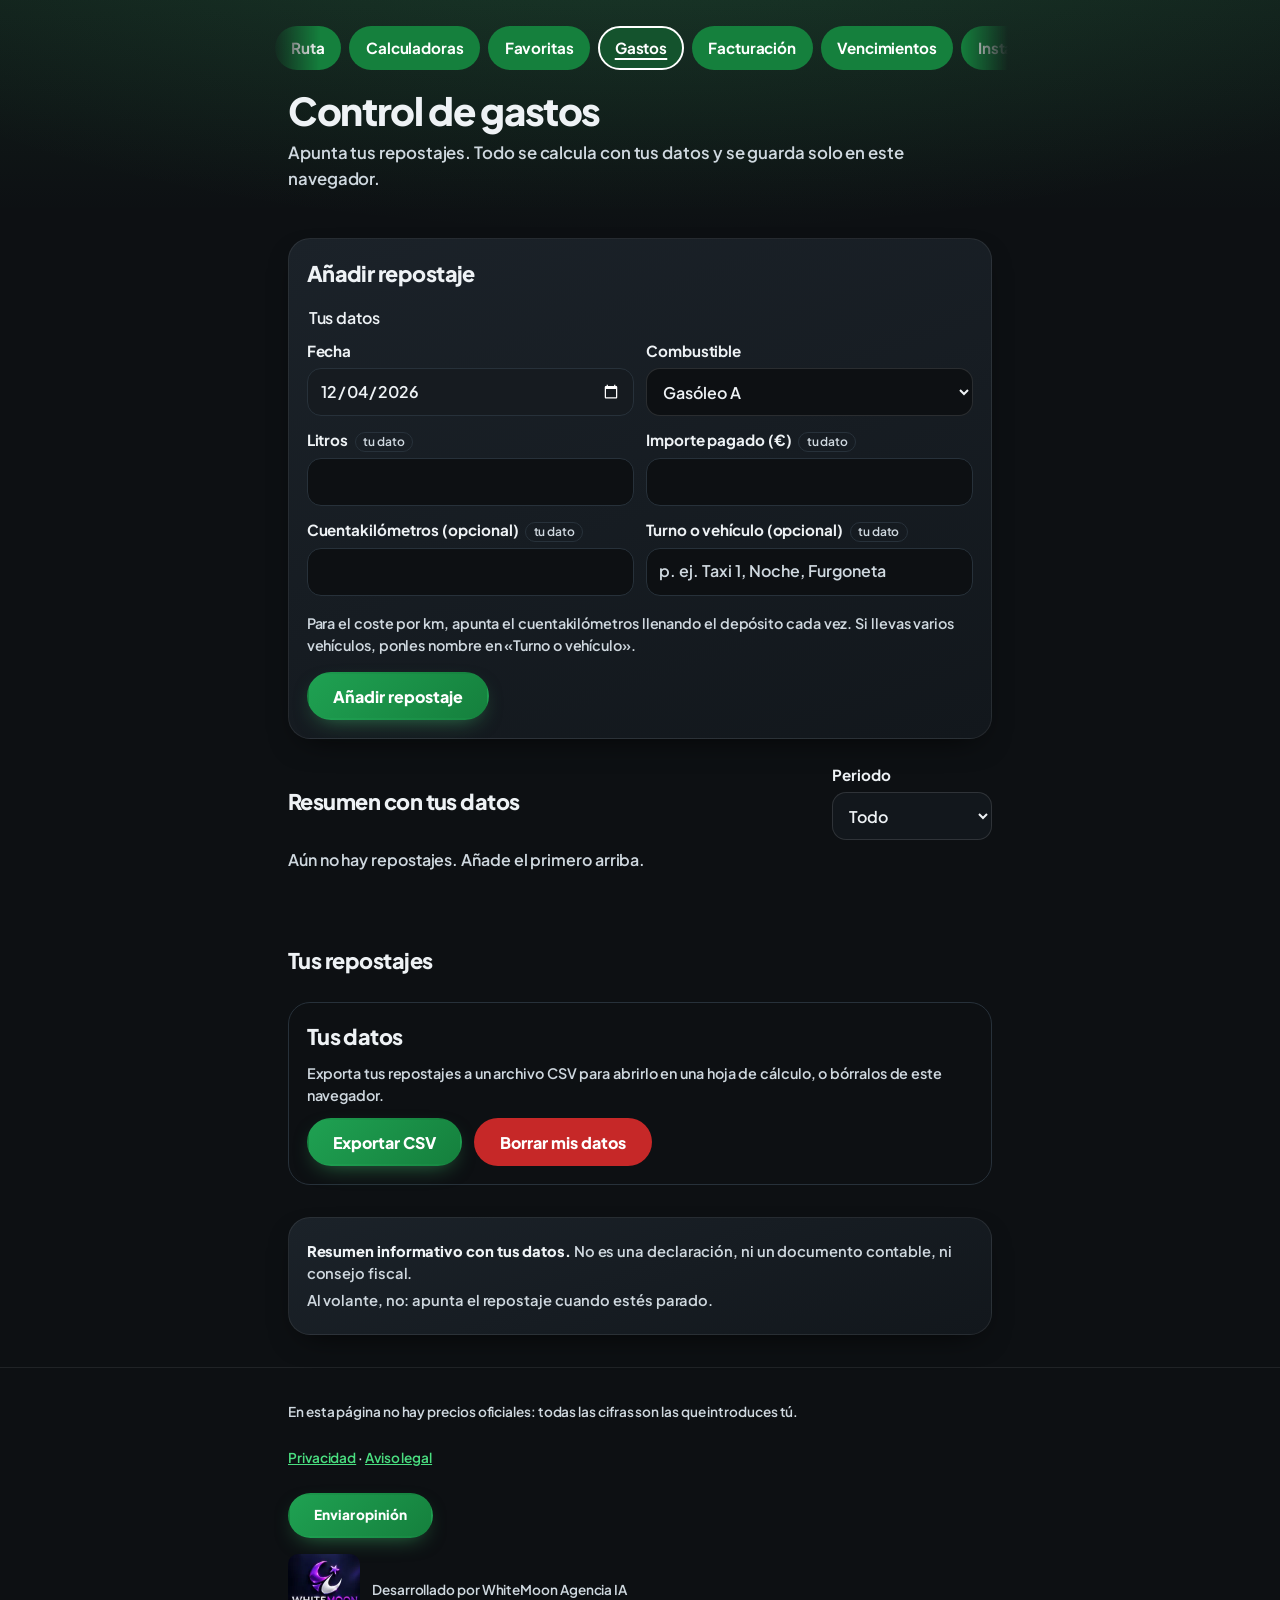
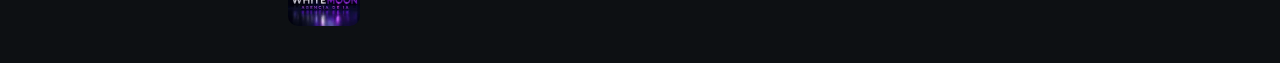
<file: gastos.html>
<!doctype html>
<html lang="es">
<head>
  <meta charset="utf-8">
  <meta name="viewport" content="width=device-width, initial-scale=1, viewport-fit=cover">
  <title>Control de gastos · Gasol-IA</title>
  <meta name="description" content="Apunta tus repostajes y mira tu coste por km, por turno, por día y por mes, con tus propios datos. Guardado solo en tu navegador.">
  <meta name="robots" content="noindex, nofollow">
  <meta name="referrer" content="strict-origin-when-cross-origin">
  <meta name="theme-color" content="#0d1013">
  <meta http-equiv="Content-Security-Policy" content="default-src 'self'; script-src 'self'; style-src 'self'; img-src 'self' data:; connect-src 'self' https://mlaqtniujnvfxcvcourm.supabase.co; manifest-src 'self'; worker-src 'self'; base-uri 'self'; form-action 'self'">
  <link rel="manifest" href="manifest.webmanifest">
  <link rel="icon" href="assets/icons/favicon-48.png" type="image/png" sizes="48x48">
  <link rel="apple-touch-icon" href="assets/icons/apple-touch-icon.png">
  <link rel="stylesheet" href="assets/app.css">
  <script type="module" src="assets/gastos-vista.js"></script>
</head>
<body>
  <header class="cabecera">
    <div class="contenedor">
      <nav class="navegacion" aria-label="Secciones">
        <a class="marca" href="inicio.html">Gasol-IA</a>
        <a href="comparador.html">Comparador</a>
        <a href="ruta.html">Ruta</a>
        <a href="calculadoras.html">Calculadoras</a>
        <a href="favoritas.html">Favoritas</a>
        <a href="gastos.html" aria-current="page">Gastos</a>
        <a href="ingresos.html">Facturación</a>
        <a href="vencimientos.html">Vencimientos</a>
        <a href="instalar.html">Instalar</a>
        <a href="cuenta.html" data-cuentas hidden>Cuenta</a>
      </nav>
      <h1>Control de gastos</h1>
      <p class="sub">Apunta tus repostajes. Todo se calcula con tus datos y se guarda solo en este navegador.</p>
    </div>
  </header>

  <main class="contenedor">
    <section class="calc" aria-labelledby="t-form">
      <h2 id="t-form">Añadir repostaje</h2>
      <form id="f-gasto" class="filtros" novalidate>
        <fieldset>
          <legend>Tus datos</legend>
          <div class="campos">
            <label class="campo"><span>Fecha</span>
              <input type="date" name="fecha" required></label>
            <label class="campo"><span>Combustible</span>
              <select name="combustible">
                <option value="gasoleo_a">Gasóleo A</option>
                <option value="gasoleo_premium">Gasóleo Premium</option>
                <option value="diesel_renovable">Diésel renovable</option>
                <option value="gasolina_95_e5">Gasolina 95 E5</option>
                <option value="gasolina_98_e5">Gasolina 98 E5</option>
                <option value="glp">GLP (autogás)</option>
                <option value="adblue">AdBlue</option>
                <option value="otro">Otro</option>
              </select></label>
            <label class="campo"><span>Litros <em class="tuyo">tu dato</em></span>
              <input type="text" inputmode="decimal" name="litros" autocomplete="off" required></label>
            <label class="campo"><span>Importe pagado (€) <em class="tuyo">tu dato</em></span>
              <input type="text" inputmode="decimal" name="importe" autocomplete="off" required></label>
            <label class="campo"><span>Cuentakilómetros (opcional) <em class="tuyo">tu dato</em></span>
              <input type="text" inputmode="numeric" name="km" autocomplete="off"></label>
            <label class="campo"><span>Turno o vehículo (opcional) <em class="tuyo">tu dato</em></span>
              <input type="text" name="etiqueta" maxlength="40" autocomplete="off" list="etiquetas" placeholder="p. ej. Taxi 1, Noche, Furgoneta"></label>
          </div>
          <datalist id="etiquetas"></datalist>
        </fieldset>
        <p class="nota">Para el coste por km, apunta el cuentakilómetros llenando el depósito cada vez. Si llevas varios vehículos, ponles nombre en «Turno o vehículo».</p>
        <div class="botones">
          <button type="submit" class="boton" id="guardar">Añadir repostaje</button>
          <button type="button" class="boton-sec" id="cancelar" hidden>Cancelar edición</button>
        </div>
      </form>
      <p id="estado-form" class="nota" role="status" aria-live="polite"></p>
    </section>

    <section aria-labelledby="t-resumen" class="resultados">
      <div class="resumen">
        <h2 id="t-resumen">Resumen con tus datos</h2>
        <label class="campo campo-corto"><span>Periodo</span>
          <select id="periodo"><option value="">Todo</option></select></label>
      </div>
      <p id="vacio" class="estado">Aún no hay repostajes. Añade el primero arriba.</p>
      <div id="resumen" hidden>
        <dl class="cifras" id="totales"></dl>
        <h3>Por turno o vehículo</h3>
        <div class="tabla-wrap"><table class="tabla-calculo" id="t-etiquetas"></table></div>
        <p class="nota">Coste por km: suma de los importes de los repostajes posteriores a la primera lectura del cuentakilómetros, entre los km recorridos hasta la última. Los repostajes sin lectura no entran.</p>
        <p class="nota">Nº: número de repostajes. €/l: precio medio que has pagado.</p>
        <h3>Por día</h3>
        <div class="tabla-wrap"><table class="tabla-calculo" id="t-dias"></table></div>
        <h3>Por mes</h3>
        <div class="tabla-wrap"><table class="tabla-calculo" id="t-meses"></table></div>
      </div>
    </section>

    <section aria-labelledby="t-lista" class="resultados">
      <h2 id="t-lista">Tus repostajes</h2>
      <p id="estado-lista" class="nota" role="status" aria-live="polite"></p>
      <ul id="lista" class="lista-simple"></ul>
    </section>

    <section class="peligro" aria-labelledby="t-datos">
      <h2 id="t-datos">Tus datos</h2>
      <p class="nota">Exporta tus repostajes a un archivo CSV para abrirlo en una hoja de cálculo, o bórralos de este navegador.</p>
      <div class="botones">
        <button type="button" id="exportar" class="boton-sec">Exportar CSV</button>
        <button type="button" id="borrar" class="boton-peligro">Borrar mis datos</button>
        <button type="button" id="borrar-si" class="boton-peligro" hidden>Sí, borrar todos</button>
        <button type="button" id="borrar-no" class="boton-sec" hidden>Cancelar</button>
      </div>
      <p id="estado-datos" class="nota" role="status" aria-live="polite"></p>
    </section>

    <aside class="avisos">
      <p><strong>Resumen informativo con tus datos.</strong> No es una declaración, ni un documento contable, ni consejo fiscal.</p>
      <p>Al volante, no: apunta el repostaje cuando estés parado.</p>
    </aside>
  </main>

  <footer class="pie">
    <div class="contenedor">
      <p>En esta página no hay precios oficiales: todas las cifras son las que introduces tú.</p>
      <p class="enlaces-pie"><a href="privacidad.html">Privacidad</a> · <a href="aviso-legal.html">Aviso legal</a></p>
      <p><a class="boton-sec opinion" href="mailto:comercial@whitemoon.es?subject=Opini%C3%B3n%20Gasol-IA%20beta" data-opinion>Enviar opinión</a></p>
      <p class="firma"><a href="https://whitemoon.es" target="_blank" rel="noopener"><picture><source srcset="assets/img/whitemoon-logo-3d.webp" type="image/webp"><img src="assets/img/whitemoon-logo-3d.png" width="72" height="72" alt="WhiteMoon" loading="lazy" decoding="async"></picture><span>Desarrollado por WhiteMoon Agencia IA</span></a></p>
    </div>
  </footer>
</body>
</html>
</file>
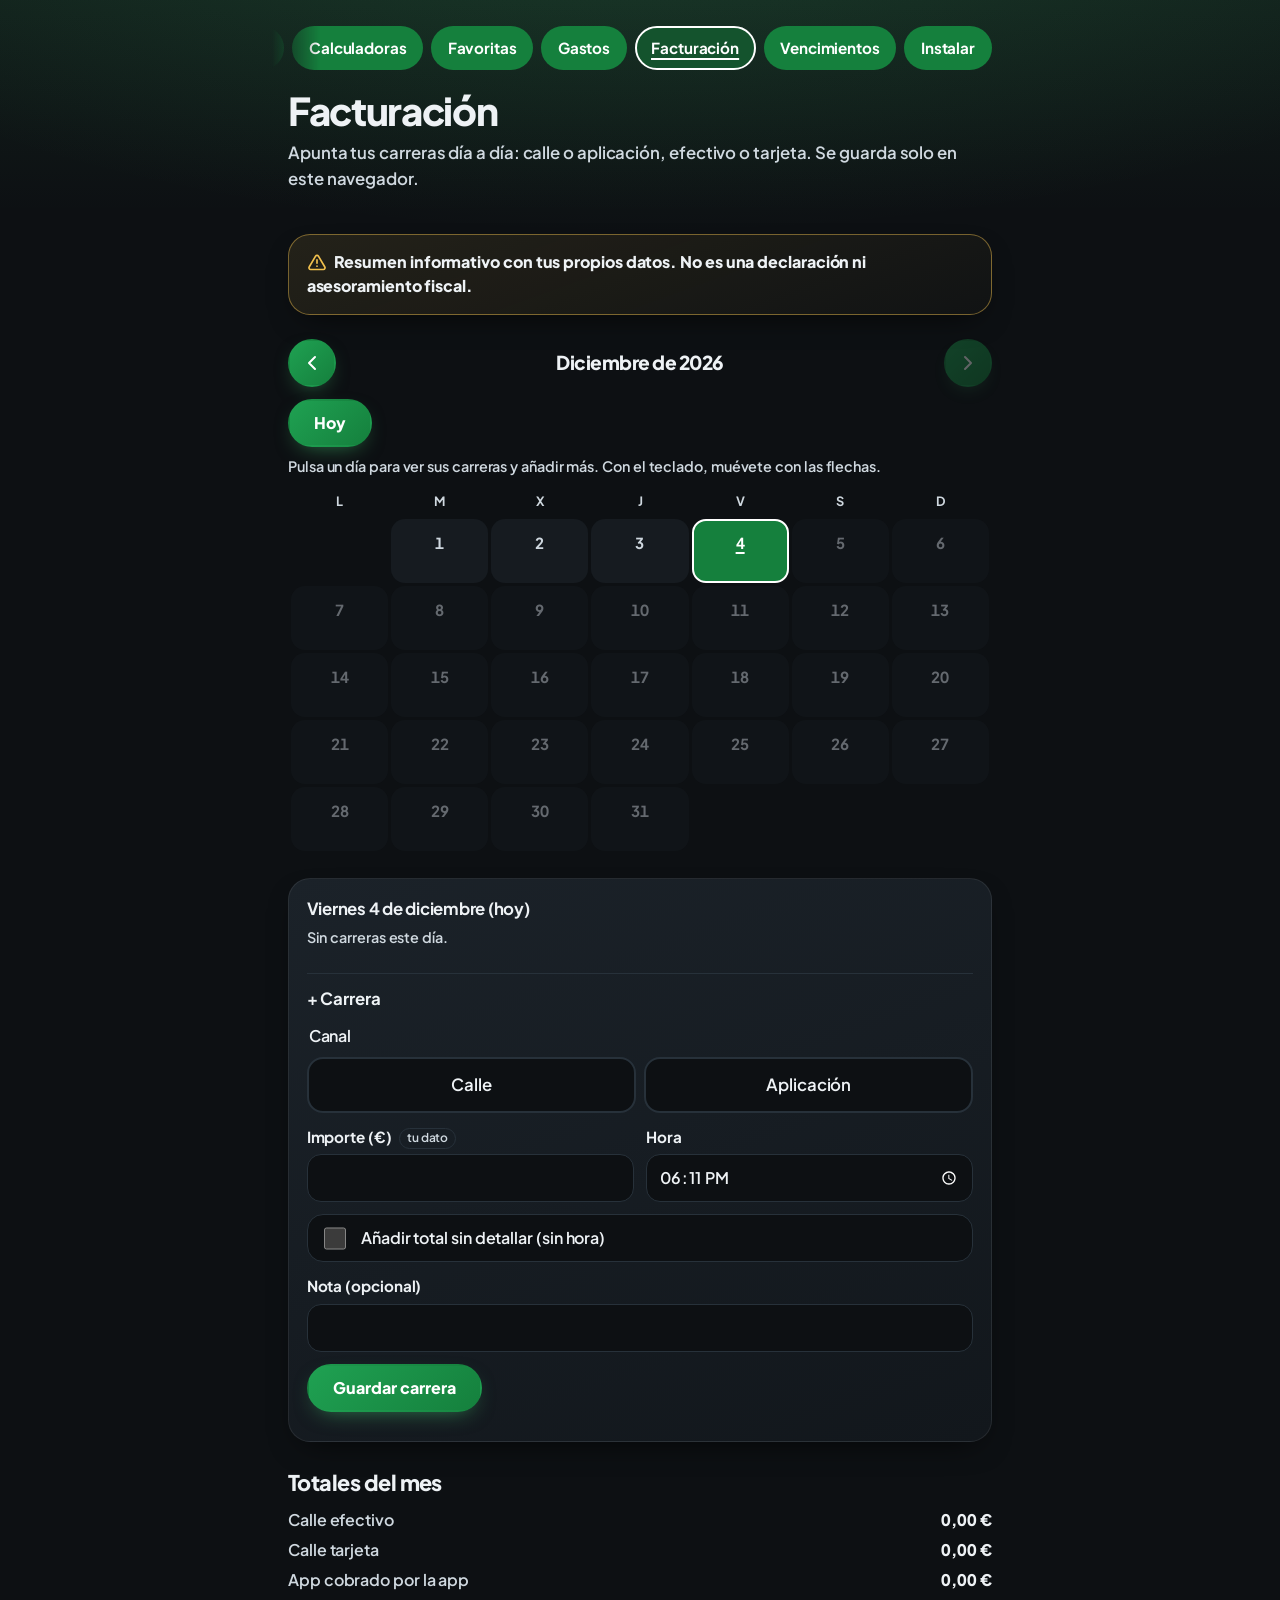
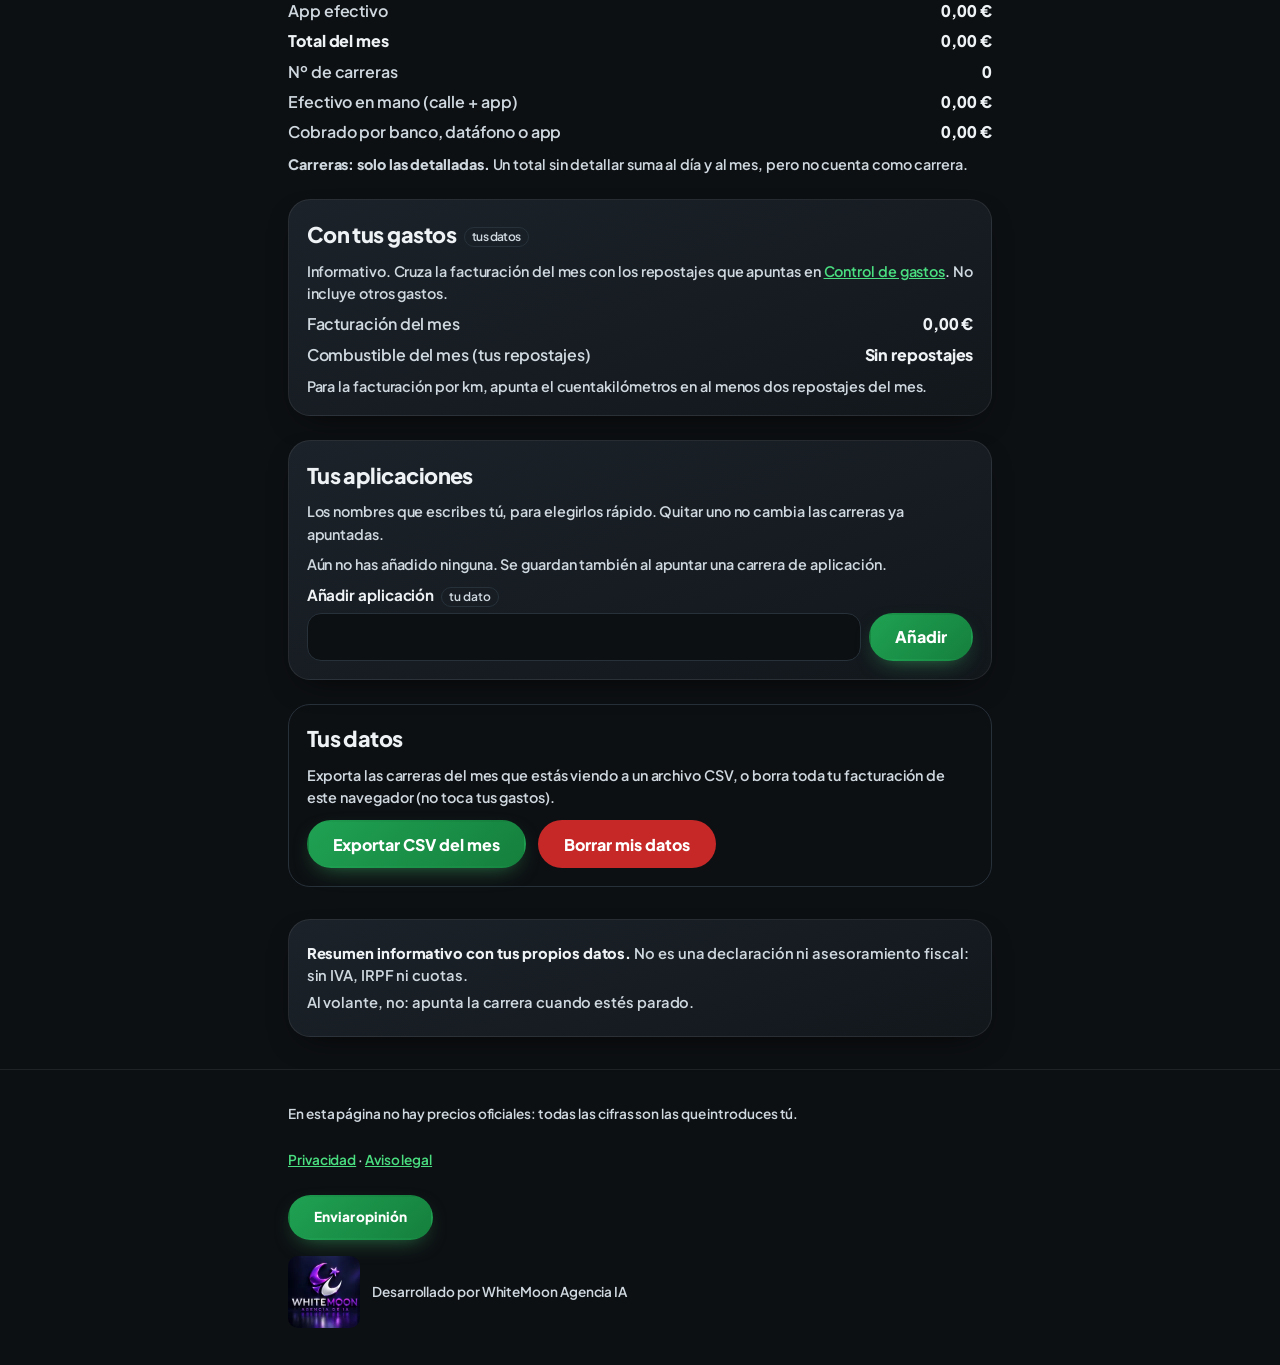
<file: ingresos.html>
<!doctype html>
<html lang="es">
<head>
  <meta charset="utf-8">
  <meta name="viewport" content="width=device-width, initial-scale=1, viewport-fit=cover">
  <title>Facturación · Gasol-IA</title>
  <meta name="description" content="Tabla mensual de tu facturación: apunta cada carrera de calle o de aplicación, en efectivo o con tarjeta, con tus propios datos. Guardado solo en tu navegador.">
  <meta name="robots" content="noindex, nofollow">
  <meta name="referrer" content="strict-origin-when-cross-origin">
  <meta name="theme-color" content="#0d1013">
  <meta http-equiv="Content-Security-Policy" content="default-src 'self'; script-src 'self'; style-src 'self'; img-src 'self' data:; connect-src 'self' https://mlaqtniujnvfxcvcourm.supabase.co; manifest-src 'self'; worker-src 'self'; base-uri 'self'; form-action 'self'">
  <link rel="manifest" href="manifest.webmanifest">
  <link rel="icon" href="assets/icons/favicon-48.png" type="image/png" sizes="48x48">
  <link rel="apple-touch-icon" href="assets/icons/apple-touch-icon.png">
  <link rel="stylesheet" href="assets/app.css">
  <script type="module" src="assets/ingresos-vista.js"></script>
</head>
<body>
  <header class="cabecera">
    <div class="contenedor">
      <nav class="navegacion" aria-label="Secciones">
        <a class="marca" href="inicio.html">Gasol-IA</a>
        <a href="comparador.html">Comparador</a>
        <a href="ruta.html">Ruta</a>
        <a href="calculadoras.html">Calculadoras</a>
        <a href="favoritas.html">Favoritas</a>
        <a href="gastos.html">Gastos</a>
        <a href="ingresos.html" aria-current="page">Facturación</a>
        <a href="vencimientos.html">Vencimientos</a>
        <a href="instalar.html">Instalar</a>
        <a href="cuenta.html" data-cuentas hidden>Cuenta</a>
      </nav>
      <h1>Facturación</h1>
      <p class="sub">Apunta tus carreras día a día: calle o aplicación, efectivo o tarjeta. Se guarda solo en este navegador.</p>
    </div>
  </header>

  <main class="contenedor">
    <p class="tarjeta-info aviso aviso-fiscal"><svg class="icono" aria-hidden="true" focusable="false"><use href="assets/iconos.svg#aviso"/></svg> <strong>Resumen informativo con tus propios datos. No es una declaración ni asesoramiento fiscal.</strong></p>

    <section class="resultados" aria-labelledby="t-mes">
      <div class="mes-nav">
        <button type="button" class="boton-sec" id="mes-ant" aria-label="Mes anterior"><svg class="icono girado" aria-hidden="true" focusable="false"><use href="assets/iconos.svg#chevron"/></svg></button>
        <h2 id="t-mes" aria-live="polite"></h2>
        <button type="button" class="boton-sec" id="mes-sig" aria-label="Mes siguiente"><svg class="icono" aria-hidden="true" focusable="false"><use href="assets/iconos.svg#chevron"/></svg></button>
      </div>
      <p class="botones"><button type="button" class="boton" id="ir-hoy">Hoy</button></p>
      <p class="nota">Pulsa un día para ver sus carreras y añadir más. Con el teclado, muévete con las flechas.</p>
      <div id="cal-wrap" class="cal-wrap"></div>
      <p id="sin-dia" class="nota" hidden>Elige un día del calendario.</p>

      <section id="detalle" class="calc detalle-dia" aria-labelledby="t-dia" hidden>
        <h3 id="t-dia"></h3>
        <p id="resumen-dia" class="nota"></p>
        <ul id="carreras" class="carreras"></ul>
        <p id="estado-dia" class="nota" role="status" aria-live="polite"></p>
        <form id="f-carrera" class="form-carrera" novalidate>
          <h4 id="t-form">+ Carrera</h4>
          <fieldset>
            <legend>Canal</legend>
            <div class="segmentado grande">
              <label><input type="radio" name="canal" value="calle"> <svg class="icono icono-check" aria-hidden="true" focusable="false"><use href="assets/iconos.svg#check"/></svg>Calle</label>
              <label><input type="radio" name="canal" value="app"> <svg class="icono icono-check" aria-hidden="true" focusable="false"><use href="assets/iconos.svg#check"/></svg>Aplicación</label>
            </div>
          </fieldset>
          <fieldset id="g-calle" hidden>
            <legend>Cobro en la calle</legend>
            <div class="segmentado">
              <label><input type="radio" name="metodo_calle" value="efectivo"> <svg class="icono icono-check" aria-hidden="true" focusable="false"><use href="assets/iconos.svg#check"/></svg>Efectivo</label>
              <label><input type="radio" name="metodo_calle" value="tarjeta"> <svg class="icono icono-check" aria-hidden="true" focusable="false"><use href="assets/iconos.svg#check"/></svg>Tarjeta</label>
            </div>
          </fieldset>
          <div id="g-app" class="grupo-app" hidden>
            <label class="campo"><span>Aplicación <em class="tuyo">tu dato</em></span>
              <input type="text" name="app" maxlength="40" autocomplete="off" list="apps-lista"></label>
            <datalist id="apps-lista"></datalist>
            <div id="apps-rapidas" class="chips"></div>
            <fieldset>
              <legend>Cobro por aplicación</legend>
              <div class="segmentado">
                <label><input type="radio" name="metodo_app" value="app"> <svg class="icono icono-check" aria-hidden="true" focusable="false"><use href="assets/iconos.svg#check"/></svg>Cobrado por la app</label>
                <label><input type="radio" name="metodo_app" value="efectivo"> <svg class="icono icono-check" aria-hidden="true" focusable="false"><use href="assets/iconos.svg#check"/></svg>Efectivo en mano</label>
              </div>
            </fieldset>
          </div>
          <div class="campos">
            <label class="campo"><span>Importe (€) <em class="tuyo">tu dato</em></span>
              <input type="text" inputmode="decimal" name="importe" autocomplete="off" enterkeyhint="done"></label>
            <label class="campo" id="c-hora"><span>Hora</span>
              <input type="time" name="hora"></label>
          </div>
          <label class="interruptor"><input type="checkbox" name="sinDetalle"> Añadir total sin detallar (sin hora)</label>
          <label class="campo"><span>Nota (opcional)</span>
            <input type="text" name="nota" maxlength="80" autocomplete="off"></label>
          <div class="botones">
            <button type="submit" class="boton" id="guardar">Guardar carrera</button>
            <button type="button" class="boton-sec" id="cancelar" hidden>Cancelar edición</button>
          </div>
          <p id="estado-form" class="nota" role="status" aria-live="polite"></p>
        </form>
      </section>

      <h2 id="t-totales">Totales del mes</h2>
      <dl class="cifras" id="totales" aria-labelledby="t-totales"></dl>
      <p class="nota" id="nota-carreras"><strong>Carreras: solo las detalladas.</strong> Un total sin detallar suma al día y al mes, pero no cuenta como carrera.</p>
    </section>

    <section class="calc" aria-labelledby="t-cruce">
      <h2 id="t-cruce">Con tus gastos <em class="tuyo">tus datos</em></h2>
      <p class="nota">Informativo. Cruza la facturación del mes con los repostajes que apuntas en <a href="gastos.html">Control de gastos</a>. No incluye otros gastos.</p>
      <dl class="cifras" id="cruce"></dl>
      <p class="nota" id="cruce-nota"></p>
    </section>

    <section class="calc" aria-labelledby="t-apps">
      <h2 id="t-apps">Tus aplicaciones</h2>
      <p class="nota">Los nombres que escribes tú, para elegirlos rápido. Quitar uno no cambia las carreras ya apuntadas.</p>
      <ul id="apps" class="chips"></ul>
      <form id="f-app" class="fila-campo" novalidate>
        <label class="campo"><span>Añadir aplicación <em class="tuyo">tu dato</em></span>
          <input type="text" name="app" maxlength="40" autocomplete="off"></label>
        <button type="submit" class="boton-sec">Añadir</button>
      </form>
      <p id="estado-apps" class="nota" role="status" aria-live="polite"></p>
    </section>

    <section class="peligro" aria-labelledby="t-datos">
      <h2 id="t-datos">Tus datos</h2>
      <p class="nota">Exporta las carreras del mes que estás viendo a un archivo CSV, o borra toda tu facturación de este navegador (no toca tus gastos).</p>
      <div class="botones">
        <button type="button" id="exportar" class="boton-sec">Exportar CSV del mes</button>
        <button type="button" id="borrar" class="boton-peligro">Borrar mis datos</button>
        <button type="button" id="borrar-si" class="boton-peligro" hidden>Sí, borrar toda la facturación</button>
        <button type="button" id="borrar-no" class="boton-sec" hidden>Cancelar</button>
      </div>
      <p id="estado-datos" class="nota" role="status" aria-live="polite"></p>
    </section>

    <aside class="avisos">
      <p><strong>Resumen informativo con tus propios datos.</strong> No es una declaración ni asesoramiento fiscal: sin IVA, IRPF ni cuotas.</p>
      <p>Al volante, no: apunta la carrera cuando estés parado.</p>
    </aside>

  </main>

  <footer class="pie">
    <div class="contenedor">
      <p>En esta página no hay precios oficiales: todas las cifras son las que introduces tú.</p>
      <p class="enlaces-pie"><a href="privacidad.html">Privacidad</a> · <a href="aviso-legal.html">Aviso legal</a></p>
      <p><a class="boton-sec opinion" href="mailto:comercial@whitemoon.es?subject=Opini%C3%B3n%20Gasol-IA%20beta" data-opinion>Enviar opinión</a></p>
      <p class="firma"><a href="https://whitemoon.es" target="_blank" rel="noopener"><picture><source srcset="assets/img/whitemoon-logo-3d.webp" type="image/webp"><img src="assets/img/whitemoon-logo-3d.png" width="72" height="72" alt="WhiteMoon" loading="lazy" decoding="async"></picture><span>Desarrollado por WhiteMoon Agencia IA</span></a></p>
    </div>
  </footer>
</body>
</html>
</file>
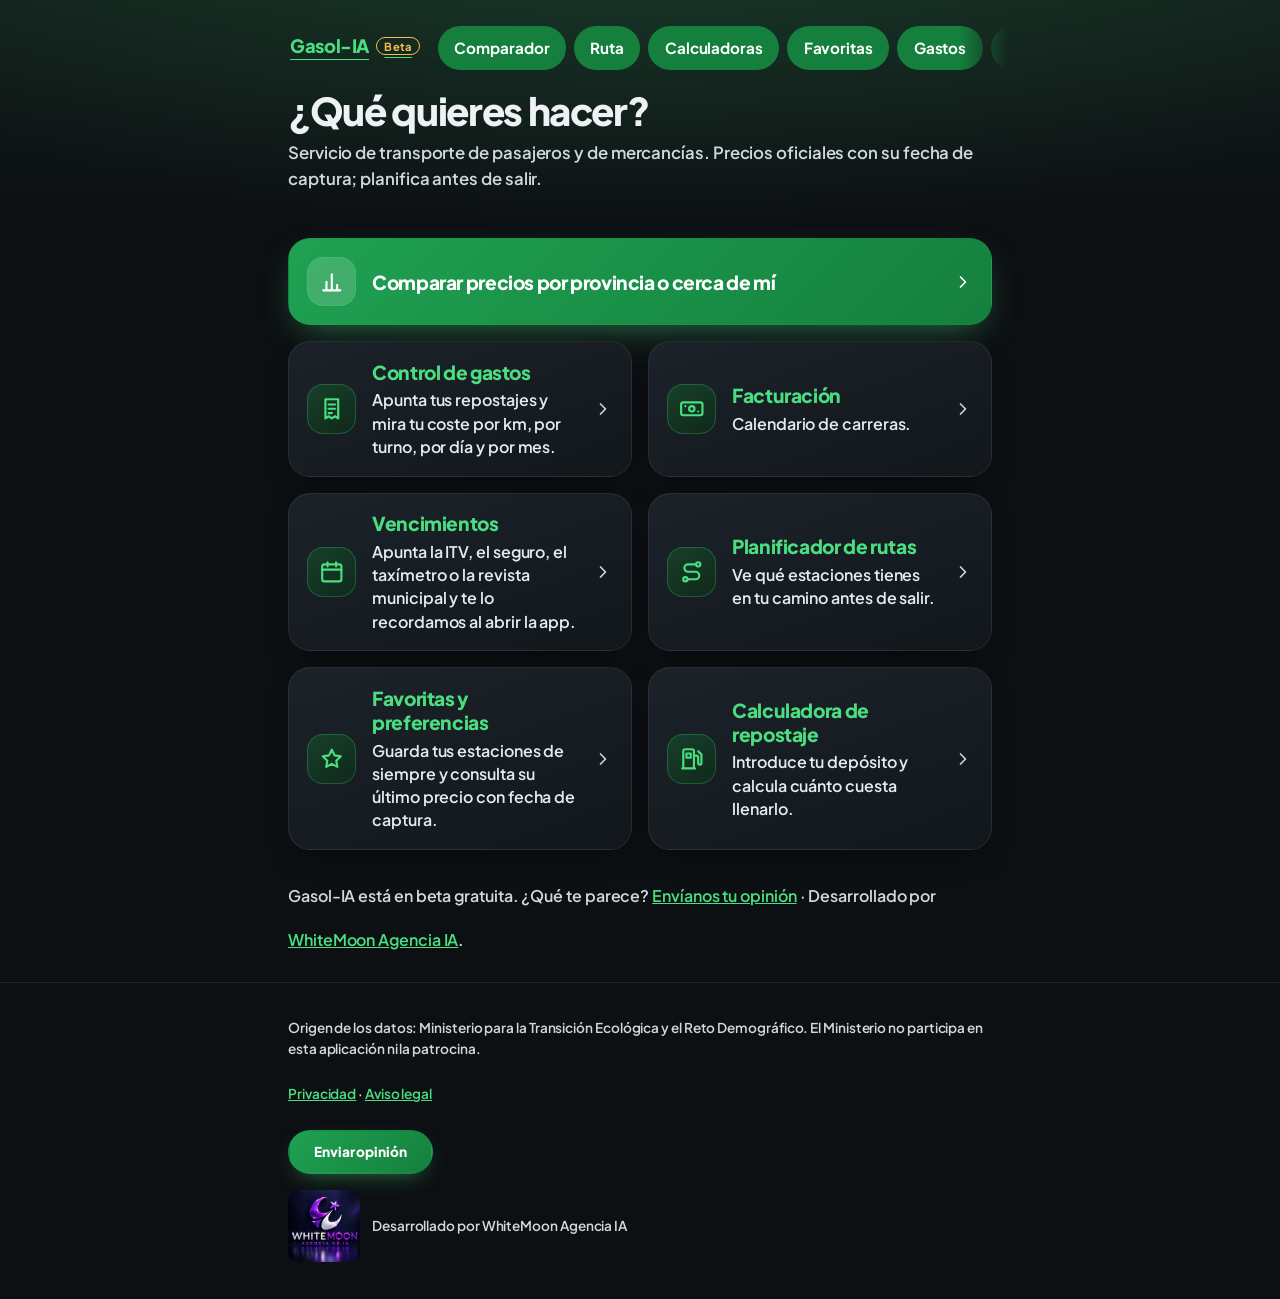
<file: inicio.html>
<!doctype html>
<html lang="es">
<head>
  <meta charset="utf-8">
  <meta name="viewport" content="width=device-width, initial-scale=1, viewport-fit=cover">
  <title>Inicio · Gasol-IA</title>
  <meta name="description" content="Para el servicio de transporte de pasajeros y de mercancías: planifica tu ruta, guarda tus gasolineras favoritas o calcula cuánto cuesta llenar el depósito, con precios oficiales y su fecha de captura.">
  <meta name="robots" content="noindex, nofollow">
  <meta name="referrer" content="strict-origin-when-cross-origin">
  <meta name="theme-color" content="#0d1013">
  <meta http-equiv="Content-Security-Policy" content="default-src 'self'; script-src 'self'; style-src 'self'; img-src 'self' data:; connect-src 'self' https://mlaqtniujnvfxcvcourm.supabase.co; manifest-src 'self'; worker-src 'self'; base-uri 'self'; form-action 'self'">
  <link rel="manifest" href="manifest.webmanifest">
  <link rel="icon" href="assets/icons/favicon-48.png" type="image/png" sizes="48x48">
  <link rel="apple-touch-icon" href="assets/icons/apple-touch-icon.png">
  <link rel="stylesheet" href="assets/app.css">
  <script type="module" src="assets/inicio.js"></script>
</head>
<body>
  <header class="cabecera">
    <div class="contenedor">
      <nav class="navegacion" aria-label="Secciones">
        <a class="marca" href="inicio.html" aria-current="page">Gasol-IA</a>
        <a href="comparador.html">Comparador</a>
        <a href="ruta.html">Ruta</a>
        <a href="calculadoras.html">Calculadoras</a>
        <a href="favoritas.html">Favoritas</a>
        <a href="gastos.html">Gastos</a>
        <a href="ingresos.html">Facturación</a>
        <a href="vencimientos.html">Vencimientos</a>
        <a href="instalar.html">Instalar</a>
      </nav>
      <h1>¿Qué quieres hacer?</h1>
      <p class="sub">Servicio de transporte de pasajeros y de mercancías. Precios oficiales con su fecha de captura; planifica antes de salir.</p>
    </div>
  </header>

  <main class="contenedor">
    <section id="avisos-vencimientos" class="tarjeta-info aviso avisos-venc" aria-labelledby="t-avisos" hidden>
      <h2 id="t-avisos">Revisa tus vencimientos</h2>
      <p><a href="vencimientos.html">Ver tus vencimientos</a> · Son las fechas que apuntaste tú.</p>
    </section>
    <ul class="tarjetas">
      <li class="tarjetas-ancho">
        <a class="tarjeta tarjeta-destacada" href="comparador.html">
          <span class="tarjeta-icono"><svg class="icono" aria-hidden="true" focusable="false"><use href="assets/iconos.svg#comparador"/></svg></span>
          <span class="tarjeta-cuerpo">
            <span class="tarjeta-titulo">Comparar precios por provincia o cerca de mí</span>
          </span>
          <svg class="icono tarjeta-chevron" aria-hidden="true" focusable="false"><use href="assets/iconos.svg#chevron"/></svg>
        </a>
      </li>
      <li>
        <a class="tarjeta" href="gastos.html">
          <span class="tarjeta-icono"><svg class="icono" aria-hidden="true" focusable="false"><use href="assets/iconos.svg#gastos"/></svg></span>
          <span class="tarjeta-cuerpo">
            <span class="tarjeta-titulo">Control de gastos</span>
            <span class="tarjeta-texto">Apunta tus repostajes y mira tu coste por km, por turno, por día y por mes.</span>
          </span>
          <svg class="icono tarjeta-chevron" aria-hidden="true" focusable="false"><use href="assets/iconos.svg#chevron"/></svg>
        </a>
      </li>
      <li>
        <a class="tarjeta" href="ingresos.html">
          <span class="tarjeta-icono"><svg class="icono" aria-hidden="true" focusable="false"><use href="assets/iconos.svg#facturacion"/></svg></span>
          <span class="tarjeta-cuerpo">
            <span class="tarjeta-titulo">Facturación</span>
            <span class="tarjeta-texto">Calendario de carreras.</span>
          </span>
          <svg class="icono tarjeta-chevron" aria-hidden="true" focusable="false"><use href="assets/iconos.svg#chevron"/></svg>
        </a>
      </li>
      <li>
        <a class="tarjeta" href="vencimientos.html">
          <span class="tarjeta-icono"><svg class="icono" aria-hidden="true" focusable="false"><use href="assets/iconos.svg#vencimientos"/></svg></span>
          <span class="tarjeta-cuerpo">
            <span class="tarjeta-titulo">Vencimientos</span>
            <span class="tarjeta-texto">Apunta la ITV, el seguro, el taxímetro o la revista municipal y te lo recordamos al abrir la app.</span>
          </span>
          <svg class="icono tarjeta-chevron" aria-hidden="true" focusable="false"><use href="assets/iconos.svg#chevron"/></svg>
        </a>
      </li>
      <li>
        <a class="tarjeta" href="ruta.html">
          <span class="tarjeta-icono"><svg class="icono" aria-hidden="true" focusable="false"><use href="assets/iconos.svg#ruta"/></svg></span>
          <span class="tarjeta-cuerpo">
            <span class="tarjeta-titulo">Planificador de rutas</span>
            <span class="tarjeta-texto">Ve qué estaciones tienes en tu camino antes de salir.</span>
          </span>
          <svg class="icono tarjeta-chevron" aria-hidden="true" focusable="false"><use href="assets/iconos.svg#chevron"/></svg>
        </a>
      </li>
      <li>
        <a class="tarjeta" href="favoritas.html">
          <span class="tarjeta-icono"><svg class="icono" aria-hidden="true" focusable="false"><use href="assets/iconos.svg#favorita"/></svg></span>
          <span class="tarjeta-cuerpo">
            <span class="tarjeta-titulo">Favoritas y preferencias</span>
            <span class="tarjeta-texto">Guarda tus estaciones de siempre y consulta su último precio con fecha de captura.</span>
          </span>
          <svg class="icono tarjeta-chevron" aria-hidden="true" focusable="false"><use href="assets/iconos.svg#chevron"/></svg>
        </a>
      </li>
      <li>
        <a class="tarjeta" href="calculadoras.html#c-deposito">
          <span class="tarjeta-icono"><svg class="icono" aria-hidden="true" focusable="false"><use href="assets/iconos.svg#calculadora"/></svg></span>
          <span class="tarjeta-cuerpo">
            <span class="tarjeta-titulo">Calculadora de repostaje</span>
            <span class="tarjeta-texto">Introduce tu depósito y calcula cuánto cuesta llenarlo.</span>
          </span>
          <svg class="icono tarjeta-chevron" aria-hidden="true" focusable="false"><use href="assets/iconos.svg#chevron"/></svg>
        </a>
      </li>
    </ul>

    <p class="beta">Gasol-IA está en beta gratuita. ¿Qué te parece? <a href="mailto:comercial@whitemoon.es?subject=Opini%C3%B3n%20Gasol-IA%20beta" data-opinion>Envíanos tu opinión</a> · Desarrollado por <a href="https://whitemoon.es" target="_blank" rel="noopener">WhiteMoon Agencia IA</a>.</p>
  </main>

  <footer class="pie">
    <div class="contenedor">
      <p>Origen de los datos: Ministerio para la Transición Ecológica y el Reto Demográfico. El Ministerio no participa en esta aplicación ni la patrocina.</p>
      <p class="enlaces-pie"><a href="privacidad.html">Privacidad</a> · <a href="aviso-legal.html">Aviso legal</a></p>
      <p><a class="boton-sec opinion" href="mailto:comercial@whitemoon.es?subject=Opini%C3%B3n%20Gasol-IA%20beta" data-opinion>Enviar opinión</a></p>
      <p class="firma"><a href="https://whitemoon.es" target="_blank" rel="noopener"><picture><source srcset="assets/img/whitemoon-logo-3d.webp" type="image/webp"><img src="assets/img/whitemoon-logo-3d.png" width="72" height="72" alt="WhiteMoon" loading="lazy" decoding="async"></picture><span>Desarrollado por WhiteMoon Agencia IA</span></a></p>
    </div>
  </footer>
</body>
</html>
</file>
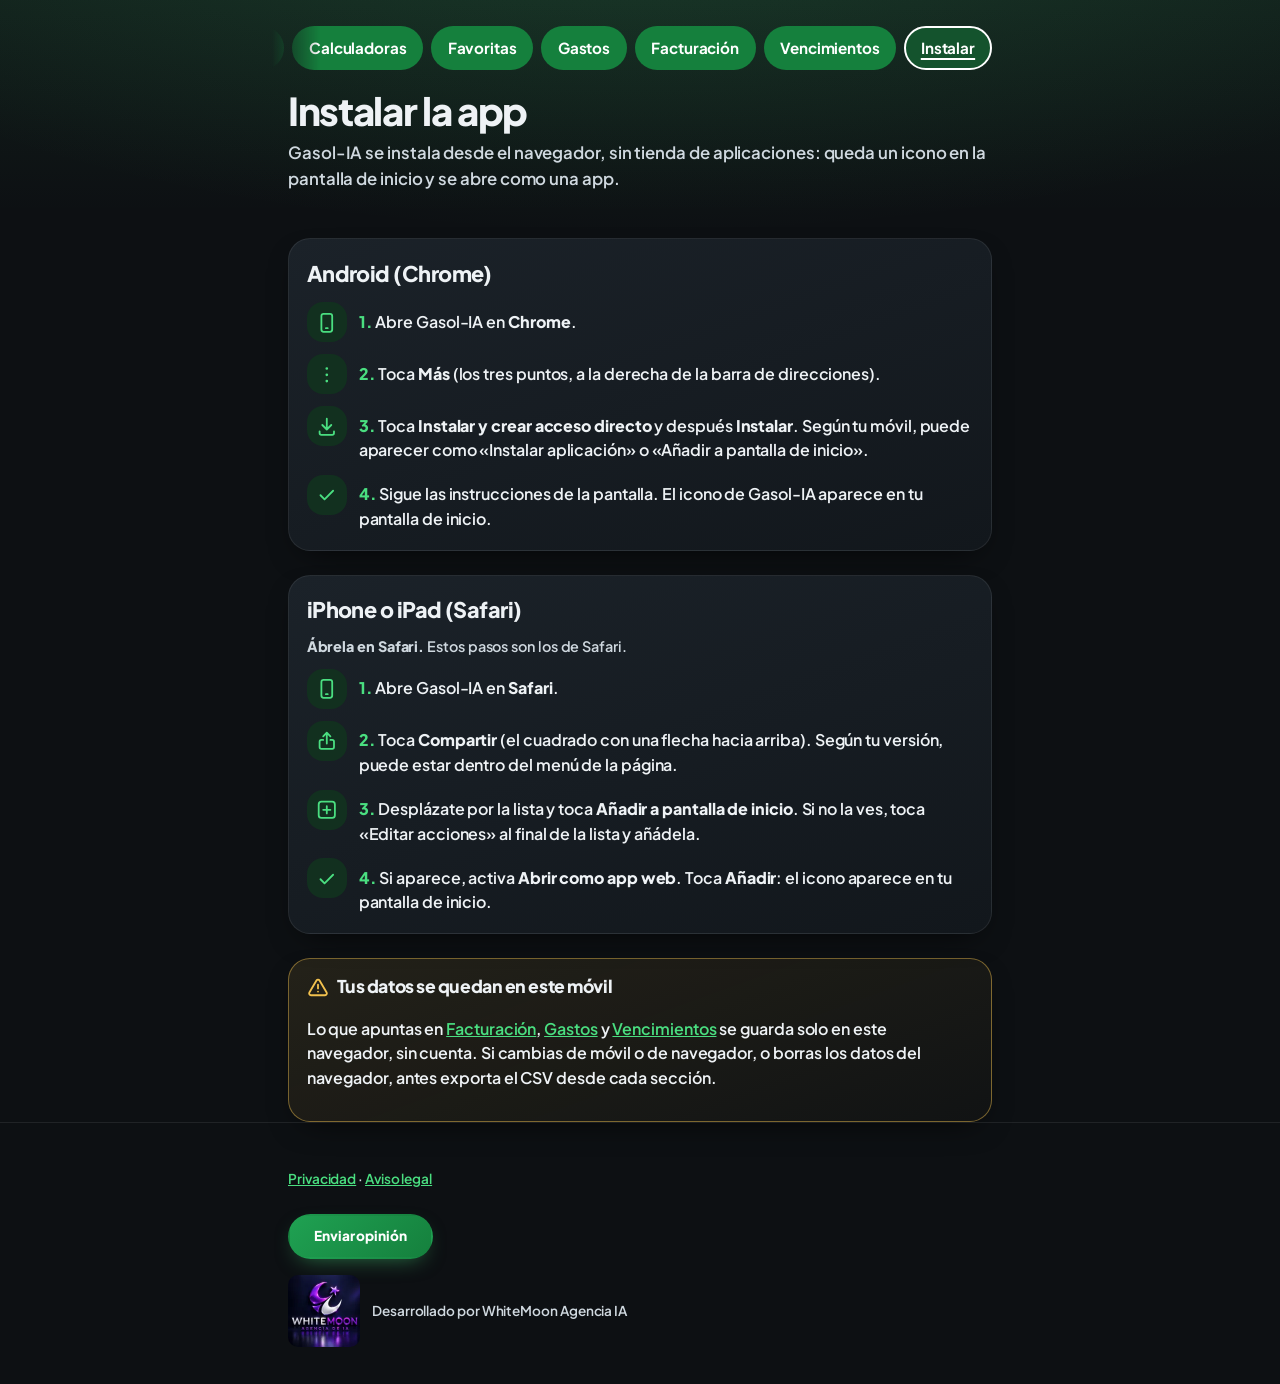
<file: instalar.html>
<!doctype html>
<html lang="es">
<head>
  <meta charset="utf-8">
  <meta name="viewport" content="width=device-width, initial-scale=1, viewport-fit=cover">
  <title>Instalar la app · Gasol-IA</title>
  <meta name="description" content="Cómo instalar Gasol-IA en la pantalla de inicio del móvil: Android con Chrome e iPhone o iPad con Safari.">
  <meta name="robots" content="noindex, nofollow">
  <meta name="referrer" content="strict-origin-when-cross-origin">
  <meta name="theme-color" content="#0d1013">
  <meta http-equiv="Content-Security-Policy" content="default-src 'self'; script-src 'self'; style-src 'self'; img-src 'self' data:; connect-src 'self' https://mlaqtniujnvfxcvcourm.supabase.co; manifest-src 'self'; worker-src 'self'; base-uri 'self'; form-action 'self'">
  <link rel="manifest" href="manifest.webmanifest">
  <link rel="icon" href="assets/icons/favicon-48.png" type="image/png" sizes="48x48">
  <link rel="apple-touch-icon" href="assets/icons/apple-touch-icon.png">
  <link rel="stylesheet" href="assets/app.css">
  <script type="module" src="assets/instalar.js"></script>
</head>
<body>
  <header class="cabecera">
    <div class="contenedor">
      <nav class="navegacion" aria-label="Secciones">
        <a class="marca" href="inicio.html">Gasol-IA</a>
        <a href="comparador.html">Comparador</a>
        <a href="ruta.html">Ruta</a>
        <a href="calculadoras.html">Calculadoras</a>
        <a href="favoritas.html">Favoritas</a>
        <a href="gastos.html">Gastos</a>
        <a href="ingresos.html">Facturación</a>
        <a href="vencimientos.html">Vencimientos</a>
        <a href="instalar.html" aria-current="page">Instalar</a>
        <a href="cuenta.html" data-cuentas hidden>Cuenta</a>
      </nav>
      <h1>Instalar la app</h1>
      <p class="sub">Gasol-IA se instala desde el navegador, sin tienda de aplicaciones: queda un icono en la pantalla de inicio y se abre como una app.</p>
    </div>
  </header>

  <main class="contenedor">
    <p id="ya-instalada" class="tarjeta-info instalada" hidden><svg class="icono" aria-hidden="true" focusable="false"><use href="assets/iconos.svg#check"/></svg> <strong>Ya la tienes instalada.</strong> Estás usando Gasol-IA desde su icono.</p>

    <section id="instalar-directo" class="tarjeta-info" hidden>
      <h2 class="titulo-aviso">Instalar con un toque</h2>
      <p>Tu navegador permite instalarla directamente.</p>
      <p><button type="button" id="boton-instalar" class="boton">Instalar Gasol-IA</button></p>
    </section>

    <div id="pasos" class="pasos-instalar">
      <section id="android" class="calc" aria-labelledby="t-android">
        <h2 id="t-android">Android (Chrome)</h2>
        <ol class="pasos">
          <li><span class="paso-icono"><svg class="icono" aria-hidden="true" focusable="false"><use href="assets/iconos.svg#movil"/></svg></span>
            <span>Abre Gasol-IA en <strong>Chrome</strong>.</span></li>
          <li><span class="paso-icono"><svg class="icono" aria-hidden="true" focusable="false"><use href="assets/iconos.svg#puntos"/></svg></span>
            <span>Toca <strong>Más</strong> (los tres puntos, a la derecha de la barra de direcciones).</span></li>
          <li><span class="paso-icono"><svg class="icono" aria-hidden="true" focusable="false"><use href="assets/iconos.svg#instalar"/></svg></span>
            <span>Toca <strong>Instalar y crear acceso directo</strong> y después <strong>Instalar</strong>. Según tu móvil, puede aparecer como «Instalar aplicación» o «Añadir a pantalla de inicio».</span></li>
          <li><span class="paso-icono"><svg class="icono" aria-hidden="true" focusable="false"><use href="assets/iconos.svg#check"/></svg></span>
            <span>Sigue las instrucciones de la pantalla. El icono de Gasol-IA aparece en tu pantalla de inicio.</span></li>
        </ol>
      </section>

      <section id="ios" class="calc" aria-labelledby="t-ios">
        <h2 id="t-ios">iPhone o iPad (Safari)</h2>
        <p class="nota"><strong>Ábrela en Safari.</strong> Estos pasos son los de Safari.</p>
        <ol class="pasos">
          <li><span class="paso-icono"><svg class="icono" aria-hidden="true" focusable="false"><use href="assets/iconos.svg#movil"/></svg></span>
            <span>Abre Gasol-IA en <strong>Safari</strong>.</span></li>
          <li><span class="paso-icono"><svg class="icono" aria-hidden="true" focusable="false"><use href="assets/iconos.svg#compartir"/></svg></span>
            <span>Toca <strong>Compartir</strong> (el cuadrado con una flecha hacia arriba). Según tu versión, puede estar dentro del menú de la página.</span></li>
          <li><span class="paso-icono"><svg class="icono" aria-hidden="true" focusable="false"><use href="assets/iconos.svg#anadir"/></svg></span>
            <span>Desplázate por la lista y toca <strong>Añadir a pantalla de inicio</strong>. Si no la ves, toca «Editar acciones» al final de la lista y añádela.</span></li>
          <li><span class="paso-icono"><svg class="icono" aria-hidden="true" focusable="false"><use href="assets/iconos.svg#check"/></svg></span>
            <span>Si aparece, activa <strong>Abrir como app web</strong>. Toca <strong>Añadir</strong>: el icono aparece en tu pantalla de inicio.</span></li>
        </ol>
      </section>
    </div>

    <section class="tarjeta-info aviso" aria-labelledby="t-datos">
      <h2 id="t-datos" class="titulo-aviso"><svg class="icono" aria-hidden="true" focusable="false"><use href="assets/iconos.svg#aviso"/></svg> Tus datos se quedan en este móvil</h2>
      <p>Lo que apuntas en <a href="ingresos.html">Facturación</a>, <a href="gastos.html">Gastos</a> y <a href="vencimientos.html">Vencimientos</a> se guarda solo en este navegador, sin cuenta. Si cambias de móvil o de navegador, o borras los datos del navegador, antes exporta el CSV desde cada sección.</p>
    </section>
  </main>

  <footer class="pie">
    <div class="contenedor">
      <p class="enlaces-pie"><a href="privacidad.html">Privacidad</a> · <a href="aviso-legal.html">Aviso legal</a></p>
      <p><a class="boton-sec opinion" href="mailto:comercial@whitemoon.es?subject=Opini%C3%B3n%20Gasol-IA%20beta" data-opinion>Enviar opinión</a></p>
      <p class="firma"><a href="https://whitemoon.es" target="_blank" rel="noopener"><picture><source srcset="assets/img/whitemoon-logo-3d.webp" type="image/webp"><img src="assets/img/whitemoon-logo-3d.png" width="72" height="72" alt="WhiteMoon" loading="lazy" decoding="async"></picture><span>Desarrollado por WhiteMoon Agencia IA</span></a></p>
    </div>
  </footer>
</body>
</html>
</file>
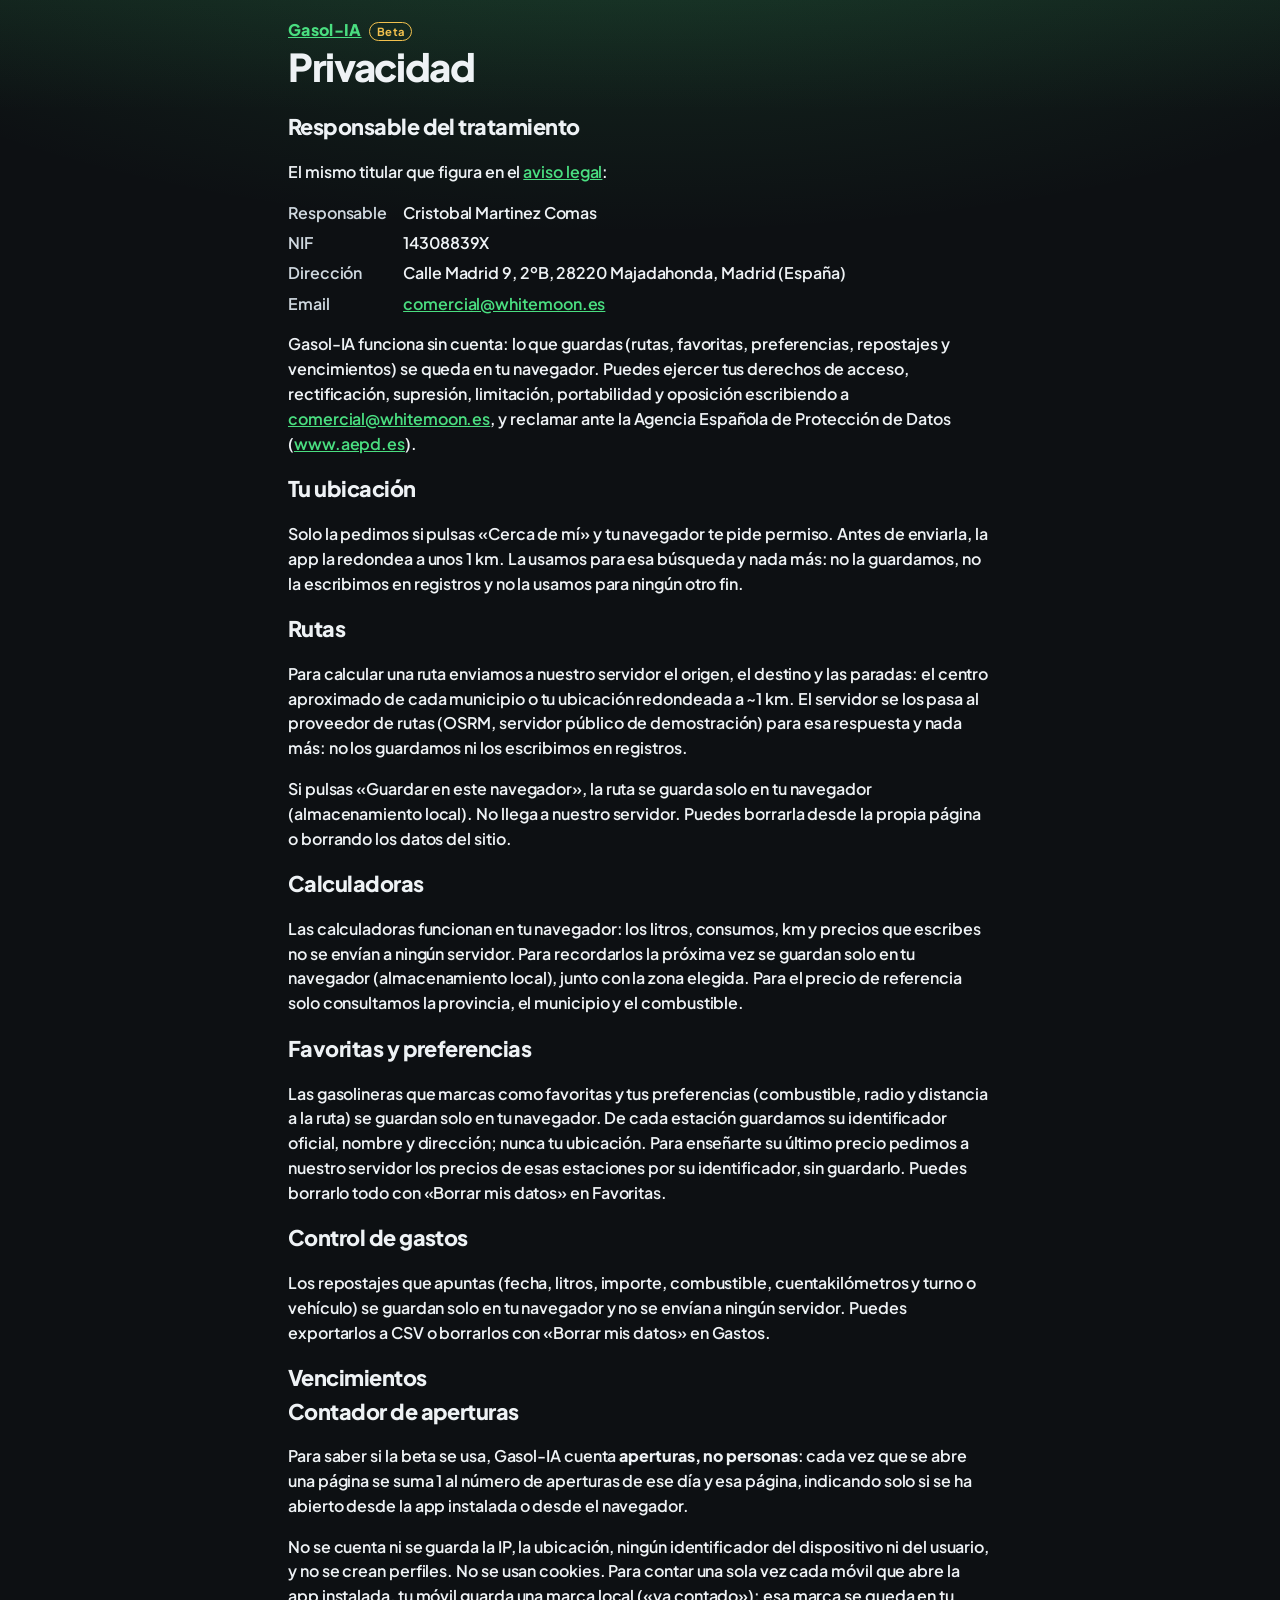
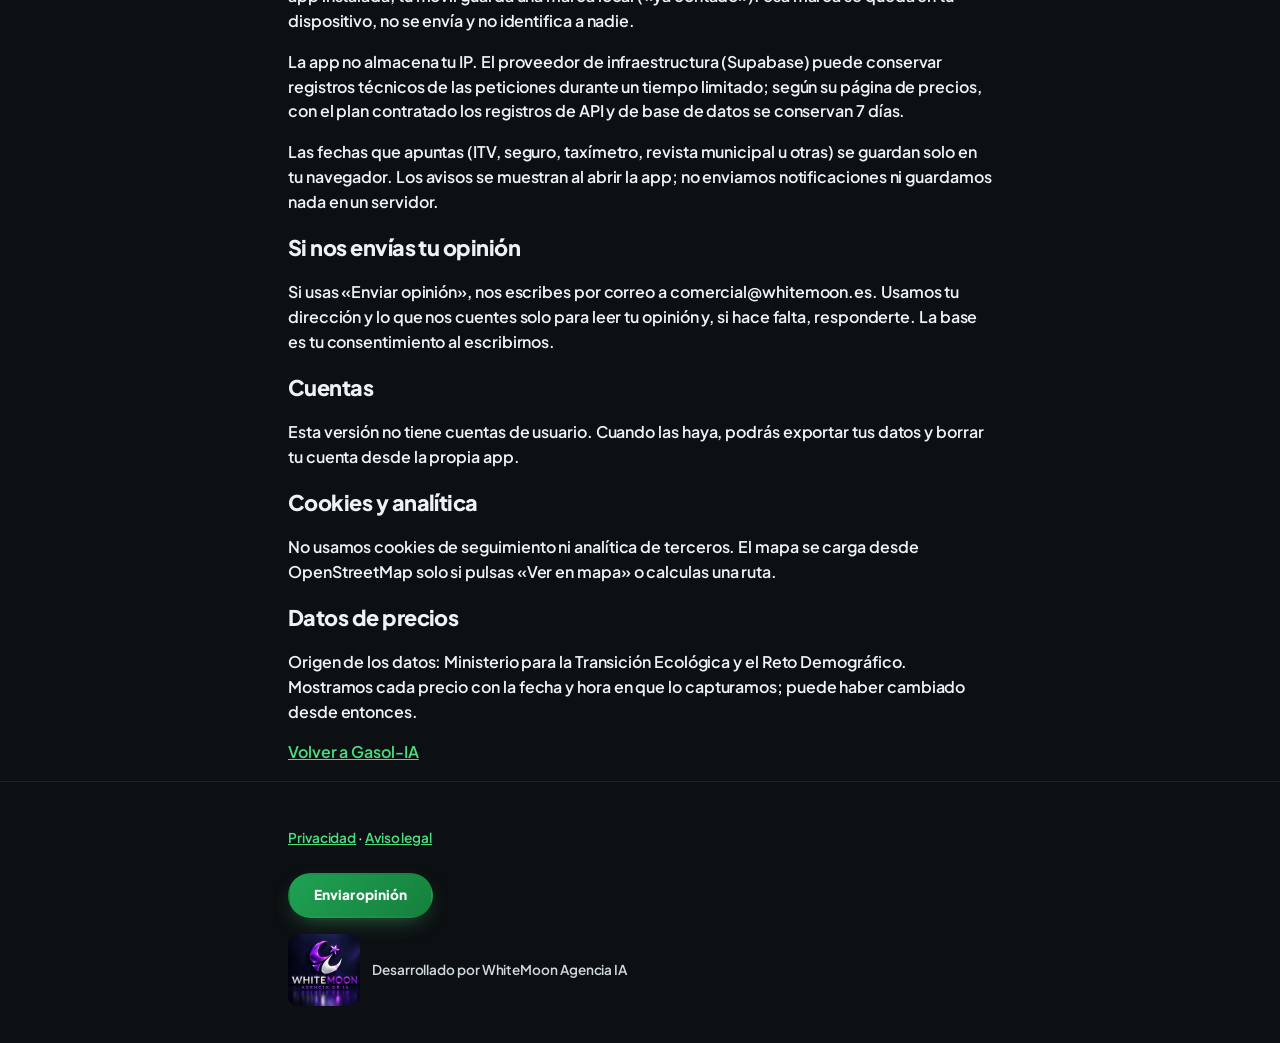
<file: privacidad.html>
<!doctype html>
<html lang="es">
<head>
  <meta charset="utf-8">
  <meta name="viewport" content="width=device-width, initial-scale=1, viewport-fit=cover">
  <title>Privacidad · Gasol-IA</title>
  <meta name="description" content="Quién es el responsable y qué datos usa Gasol-IA: sin cuenta, con tus datos guardados solo en tu navegador y la ubicación redondeada y sin guardar.">
  <meta name="robots" content="noindex, nofollow">
  <meta name="referrer" content="strict-origin-when-cross-origin">
  <meta name="theme-color" content="#0d1013">
  <meta http-equiv="Content-Security-Policy" content="default-src 'self'; script-src 'self'; style-src 'self'; img-src 'self' data:; connect-src 'self' https://mlaqtniujnvfxcvcourm.supabase.co; manifest-src 'self'; worker-src 'self'; base-uri 'self'; form-action 'self'">
  <link rel="icon" href="assets/icons/favicon-48.png" type="image/png" sizes="48x48">
  <link rel="stylesheet" href="assets/app.css">
  <script type="module" src="assets/nav.js"></script>
</head>
<body>
  <header class="cabecera">
    <div class="contenedor">
      <p class="marca"><a href="comparador.html">Gasol-IA</a></p>
      <h1>Privacidad</h1>
    </div>
  </header>
  <main class="contenedor">
    <h2>Responsable del tratamiento</h2>
    <p>El mismo titular que figura en el <a href="aviso-legal.html">aviso legal</a>:</p>
    <dl class="datos-titular">
      <dt>Responsable</dt><dd>Cristobal Martinez Comas</dd>
      <dt>NIF</dt><dd>14308839X</dd>
      <dt>Dirección</dt><dd>Calle Madrid 9, 2ºB, 28220 Majadahonda, Madrid (España)</dd>
      <dt>Email</dt><dd><a href="mailto:comercial@whitemoon.es">comercial@whitemoon.es</a></dd>
    </dl>
    <p>Gasol-IA funciona sin cuenta: lo que guardas (rutas, favoritas, preferencias, repostajes y vencimientos) se queda en tu navegador. Puedes ejercer tus derechos de acceso, rectificación, supresión, limitación, portabilidad y oposición escribiendo a <a href="mailto:comercial@whitemoon.es">comercial@whitemoon.es</a>, y reclamar ante la Agencia Española de Protección de Datos (<a href="https://www.aepd.es" rel="noopener">www.aepd.es</a>).</p>
    <h2>Tu ubicación</h2>
    <p>Solo la pedimos si pulsas «Cerca de mí» y tu navegador te pide permiso. Antes de enviarla, la app la redondea a unos 1 km. La usamos para esa búsqueda y nada más: no la guardamos, no la escribimos en registros y no la usamos para ningún otro fin.</p>
    <h2>Rutas</h2>
    <p>Para calcular una ruta enviamos a nuestro servidor el origen, el destino y las paradas: el centro aproximado de cada municipio o tu ubicación redondeada a ~1 km. El servidor se los pasa al proveedor de rutas (OSRM, servidor público de demostración) para esa respuesta y nada más: no los guardamos ni los escribimos en registros.</p>
    <p>Si pulsas «Guardar en este navegador», la ruta se guarda solo en tu navegador (almacenamiento local). No llega a nuestro servidor. Puedes borrarla desde la propia página o borrando los datos del sitio.</p>
    <h2>Calculadoras</h2>
    <p>Las calculadoras funcionan en tu navegador: los litros, consumos, km y precios que escribes no se envían a ningún servidor. Para recordarlos la próxima vez se guardan solo en tu navegador (almacenamiento local), junto con la zona elegida. Para el precio de referencia solo consultamos la provincia, el municipio y el combustible.</p>
    <h2>Favoritas y preferencias</h2>
    <p>Las gasolineras que marcas como favoritas y tus preferencias (combustible, radio y distancia a la ruta) se guardan solo en tu navegador. De cada estación guardamos su identificador oficial, nombre y dirección; nunca tu ubicación. Para enseñarte su último precio pedimos a nuestro servidor los precios de esas estaciones por su identificador, sin guardarlo. Puedes borrarlo todo con «Borrar mis datos» en Favoritas.</p>
    <h2>Control de gastos</h2>
    <p>Los repostajes que apuntas (fecha, litros, importe, combustible, cuentakilómetros y turno o vehículo) se guardan solo en tu navegador y no se envían a ningún servidor. Puedes exportarlos a CSV o borrarlos con «Borrar mis datos» en Gastos.</p>
    <h2>Vencimientos</h2>
    <h2>Contador de aperturas</h2>
    <p>Para saber si la beta se usa, Gasol-IA cuenta <strong>aperturas, no personas</strong>: cada vez que se abre una página se suma 1 al número de aperturas de ese día y esa página, indicando solo si se ha abierto desde la app instalada o desde el navegador.</p>
    <p>No se cuenta ni se guarda la IP, la ubicación, ningún identificador del dispositivo ni del usuario, y no se crean perfiles. No se usan cookies. Para contar una sola vez cada móvil que abre la app instalada, tu móvil guarda una marca local («ya contado»): esa marca se queda en tu dispositivo, no se envía y no identifica a nadie.</p>
    <p>La app no almacena tu IP. El proveedor de infraestructura (Supabase) puede conservar registros técnicos de las peticiones durante un tiempo limitado; según su página de precios, con el plan contratado los registros de API y de base de datos se conservan 7 días.</p>
    <p>Las fechas que apuntas (ITV, seguro, taxímetro, revista municipal u otras) se guardan solo en tu navegador. Los avisos se muestran al abrir la app; no enviamos notificaciones ni guardamos nada en un servidor.</p>
    <h2>Si nos envías tu opinión</h2>
    <p>Si usas «Enviar opinión», nos escribes por correo a comercial@whitemoon.es. Usamos tu dirección y lo que nos cuentes solo para leer tu opinión y, si hace falta, responderte. La base es tu consentimiento al escribirnos.</p>
    <h2>Cuentas</h2>
    <p>Esta versión no tiene cuentas de usuario. Cuando las haya, podrás exportar tus datos y borrar tu cuenta desde la propia app.</p>
    <h2>Cookies y analítica</h2>
    <p>No usamos cookies de seguimiento ni analítica de terceros. El mapa se carga desde OpenStreetMap solo si pulsas «Ver en mapa» o calculas una ruta.</p>
    <h2>Datos de precios</h2>
    <p>Origen de los datos: Ministerio para la Transición Ecológica y el Reto Demográfico. Mostramos cada precio con la fecha y hora en que lo capturamos; puede haber cambiado desde entonces.</p>
    <p><a href="inicio.html">Volver a Gasol-IA</a></p>
  </main>
  <footer class="pie">
    <div class="contenedor">
      <p class="enlaces-pie"><a href="privacidad.html">Privacidad</a> · <a href="aviso-legal.html">Aviso legal</a></p>
      <p><a class="boton-sec opinion" href="mailto:comercial@whitemoon.es?subject=Opini%C3%B3n%20Gasol-IA%20beta" data-opinion>Enviar opinión</a></p>
      <p class="firma"><a href="https://whitemoon.es" target="_blank" rel="noopener"><picture><source srcset="assets/img/whitemoon-logo-3d.webp" type="image/webp"><img src="assets/img/whitemoon-logo-3d.png" width="72" height="72" alt="WhiteMoon" loading="lazy" decoding="async"></picture><span>Desarrollado por WhiteMoon Agencia IA</span></a></p>
    </div>
  </footer>
</body>
</html>
</file>
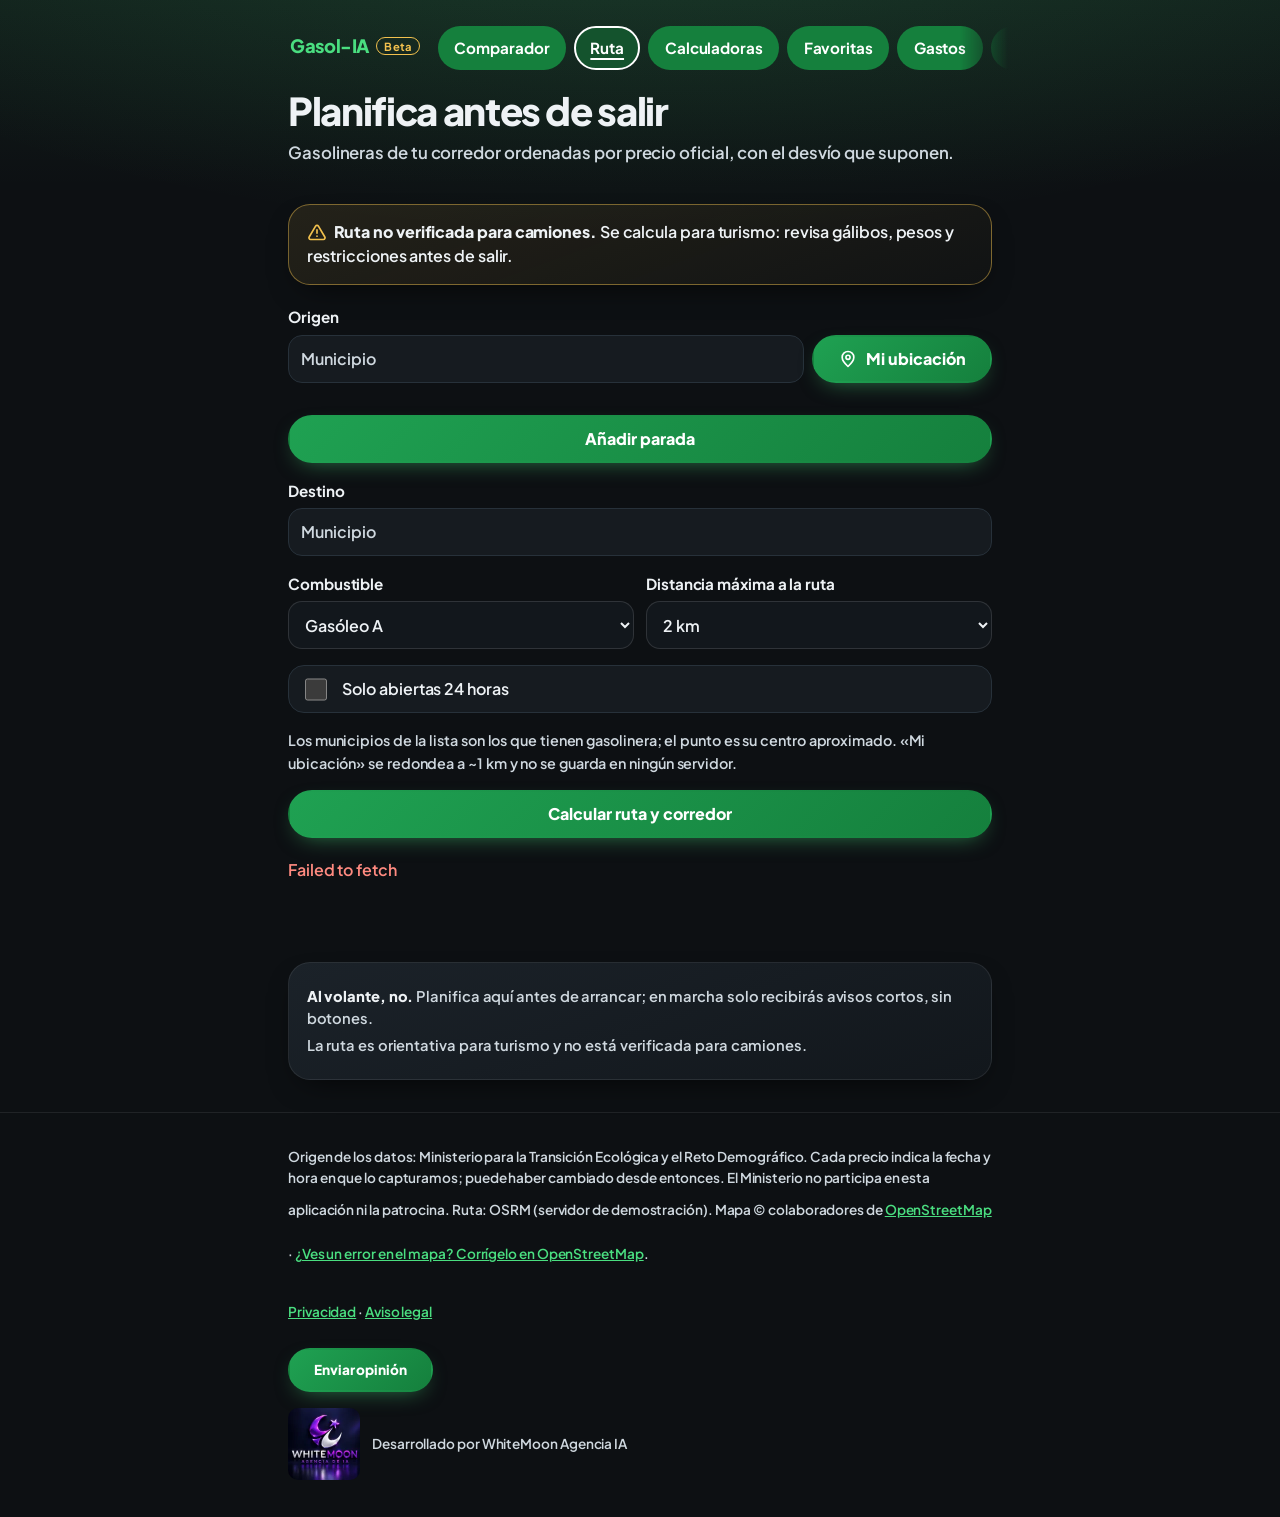
<file: ruta.html>
<!doctype html>
<html lang="es">
<head>
  <meta charset="utf-8">
  <meta name="viewport" content="width=device-width, initial-scale=1, viewport-fit=cover">
  <title>Planifica tu ruta · Gasol-IA</title>
  <meta name="description" content="Antes de salir: calcula tu ruta y mira las gasolineras de tu corredor ordenadas por precio oficial, con el desvío en km y minutos y el filtro de abiertas 24 horas.">
  <meta name="robots" content="noindex, nofollow">
  <meta name="referrer" content="strict-origin-when-cross-origin">
  <meta name="theme-color" content="#0d1013">
  <meta http-equiv="Content-Security-Policy" content="default-src 'self'; script-src 'self' https://unpkg.com; style-src 'self' https://unpkg.com; img-src 'self' data: https://*.tile.openstreetmap.org; connect-src 'self' https://mlaqtniujnvfxcvcourm.supabase.co; manifest-src 'self'; worker-src 'self'; base-uri 'self'; form-action 'self'">
  <link rel="manifest" href="manifest.webmanifest">
  <link rel="icon" href="assets/icons/favicon-48.png" type="image/png" sizes="48x48">
  <link rel="stylesheet" href="assets/app.css">
  <script type="module" src="assets/ruta.js"></script>
</head>
<body>
  <header class="cabecera">
    <div class="contenedor">
      <nav class="navegacion" aria-label="Secciones">
        <a class="marca" href="inicio.html">Gasol-IA</a>
        <a href="comparador.html">Comparador</a>
        <a href="ruta.html" aria-current="page">Ruta</a>
        <a href="calculadoras.html">Calculadoras</a>
        <a href="favoritas.html">Favoritas</a>
        <a href="gastos.html">Gastos</a>
        <a href="ingresos.html">Facturación</a>
        <a href="vencimientos.html">Vencimientos</a>
        <a href="instalar.html">Instalar</a>
        <a href="cuenta.html" data-cuentas hidden>Cuenta</a>
      </nav>
      <h1>Planifica antes de salir</h1>
      <p class="sub">Gasolineras de tu corredor ordenadas por precio oficial, con el desvío que suponen.</p>
    </div>
  </header>

  <main class="contenedor">
    <p class="tarjeta-info aviso" id="aviso-camion"><svg class="icono" aria-hidden="true" focusable="false"><use href="assets/iconos.svg#aviso"/></svg> <strong>Ruta no verificada para camiones.</strong> Se calcula para turismo: revisa gálibos, pesos y restricciones antes de salir.</p>
    <p id="sin-sesion" class="tarjeta-info" hidden>Para calcular y guardar rutas, <a href="cuenta.html">entra o crea tu cuenta</a>.</p>

    <section id="mis-rutas" hidden aria-labelledby="t-mis-rutas">
      <h2 id="t-mis-rutas">Tus rutas guardadas</h2>
      <p id="nota-rutas" class="nota"></p>
      <ul id="lista-rutas" class="lista-simple"></ul>
    </section>

    <form id="planificador" class="filtros" novalidate>
      <ul id="sugerencias" class="sugerencias" role="listbox" hidden></ul>
      <div class="campo">
        <label for="origen"><span>Origen</span></label>
        <div class="fila-campo">
          <input id="origen" name="origen" data-lugar autocomplete="off" role="combobox" aria-autocomplete="list" aria-expanded="false" aria-controls="sugerencias" placeholder="Municipio" required>
          <button type="button" id="mi-ubicacion" class="boton-sec"><svg class="icono" aria-hidden="true" focusable="false"><use href="assets/iconos.svg#ubicacion"/></svg>Mi ubicación</button>
        </div>
      </div>
      <div id="paradas" class="campos-paradas"></div>
      <button type="button" id="anadir-parada" class="boton-sec">Añadir parada</button>
      <label class="campo"><span>Destino</span>
        <input id="destino" name="destino" data-lugar autocomplete="off" role="combobox" aria-autocomplete="list" aria-expanded="false" aria-controls="sugerencias" placeholder="Municipio" required></label>

      <div class="campos">
        <label class="campo"><span>Combustible</span>
          <select id="combustible" name="combustible">
            <option value="gasoleo_a" selected>Gasóleo A</option>
            <option value="gasoleo_premium">Gasóleo Premium</option>
            <option value="diesel_renovable">Diésel renovable</option>
            <option value="adblue">AdBlue</option>
            <option value="gasolina_95_e5">Gasolina 95 E5</option>
            <option value="gasolina_98_e5">Gasolina 98 E5</option>
            <option value="glp">GLP (autogás)</option>
          </select></label>
        <label class="campo"><span>Distancia máxima a la ruta</span>
          <select id="lateral" name="lateral">
            <option value="1">1 km</option>
            <option value="2" selected>2 km</option>
            <option value="5">5 km</option>
            <option value="10">10 km</option>
          </select></label>
      </div>
      <label class="interruptor"><input type="checkbox" id="solo24" name="solo24"><span>Solo abiertas 24 horas</span></label>
      <p class="nota">Los municipios de la lista son los que tienen gasolinera; el punto es su centro aproximado. «Mi ubicación» se redondea a ~1 km y no se guarda en ningún servidor.</p>
      <button type="submit" class="boton">Calcular ruta y corredor</button>
    </form>

    <p id="estado" class="estado" role="status" aria-live="polite"></p>

    <section id="resultado" hidden aria-labelledby="t-resultado" tabindex="-1">
      <h2 id="t-resultado">Tu ruta</h2>
      <p id="resumen-ruta"></p>
      <p id="aviso-ruta" class="tarjeta-info aviso"></p>
      <div id="mapa" class="mapa"></div>

      <div class="botones">
        <a id="nav-google" class="boton" href="#" target="_blank" rel="noopener">Navegar con Google Maps</a>
        <a id="nav-waze" class="boton-sec" href="#" target="_blank" rel="noopener"></a>
      </div>
      <p id="nav-nota" class="nota"></p>

      <h2>Gasolineras del corredor</h2>
      <p id="resumen-corredor" class="nota"></p>
      <p id="atribucion-ruta" class="nota"></p>
      <ol id="corredor" class="lista"></ol>

      <h2>Calculadora de desvío</h2>
      <form id="calculadora" class="filtros" novalidate>
        <p class="nota">Compara repostar en la más barata del corredor frente a la más cercana a tu ruta. Los litros y el consumo son <strong>tus datos</strong>; no los estimamos.</p>
        <div class="campos">
          <label class="campo"><span>Litros que vas a repostar (tu dato)</span>
            <input name="litros" inputmode="decimal" autocomplete="off" required></label>
          <label class="campo"><span>Tu consumo, litros cada 100 km (tu dato)</span>
            <input name="consumo" inputmode="decimal" autocomplete="off" required></label>
        </div>
        <button type="submit" class="boton-sec">Comparar</button>
        <div id="calc-resultado" aria-live="polite"></div>
      </form>

      <h2>Guardar ruta</h2>
      <form id="guardar" class="filtros" novalidate>
        <label class="campo"><span>Nombre</span><input name="nombre" maxlength="80" required></label>
        <label class="interruptor" data-cuentas hidden><input type="checkbox" name="alertas"><span>Avisarme cuando bajen precios en este corredor</span></label>
        <p class="nota" data-cuentas hidden>Para avisarte guardamos la línea simplificada de la ruta. Puedes borrarla cuando quieras.</p>
        <p class="nota" id="nota-guardar-local">Se guarda solo en este navegador: no llega a ningún servidor. Guardamos origen, destino, paradas y filtros; no la línea de la ruta.</p>
        <button type="submit" class="boton-sec" id="boton-guardar">Guardar en este navegador</button>
      </form>
    </section>

    <aside class="avisos">
      <p><strong>Al volante, no.</strong> Planifica aquí antes de arrancar; en marcha solo recibirás avisos cortos, sin botones.</p>
      <p>La ruta es orientativa para turismo y no está verificada para camiones.</p>
    </aside>
  </main>

  <footer class="pie">
    <div class="contenedor">
      <p>Origen de los datos: Ministerio para la Transición Ecológica y el Reto Demográfico. Cada precio indica la fecha y hora en que lo capturamos; puede haber cambiado desde entonces. El Ministerio no participa en esta aplicación ni la patrocina. Ruta: OSRM (servidor de demostración). Mapa © colaboradores de <a href="https://www.openstreetmap.org/copyright" rel="noopener">OpenStreetMap</a> · <a href="https://www.openstreetmap.org/fixthemap" rel="noopener">¿Ves un error en el mapa? Corrígelo en OpenStreetMap</a>.</p>
      <p class="enlaces-pie"><a href="privacidad.html">Privacidad</a> · <a href="aviso-legal.html">Aviso legal</a></p>
      <p><a class="boton-sec opinion" href="mailto:comercial@whitemoon.es?subject=Opini%C3%B3n%20Gasol-IA%20beta" data-opinion>Enviar opinión</a></p>
      <p class="firma"><a href="https://whitemoon.es" target="_blank" rel="noopener"><picture><source srcset="assets/img/whitemoon-logo-3d.webp" type="image/webp"><img src="assets/img/whitemoon-logo-3d.png" width="72" height="72" alt="WhiteMoon" loading="lazy" decoding="async"></picture><span>Desarrollado por WhiteMoon Agencia IA</span></a></p>
    </div>
  </footer>
</body>
</html>
</file>
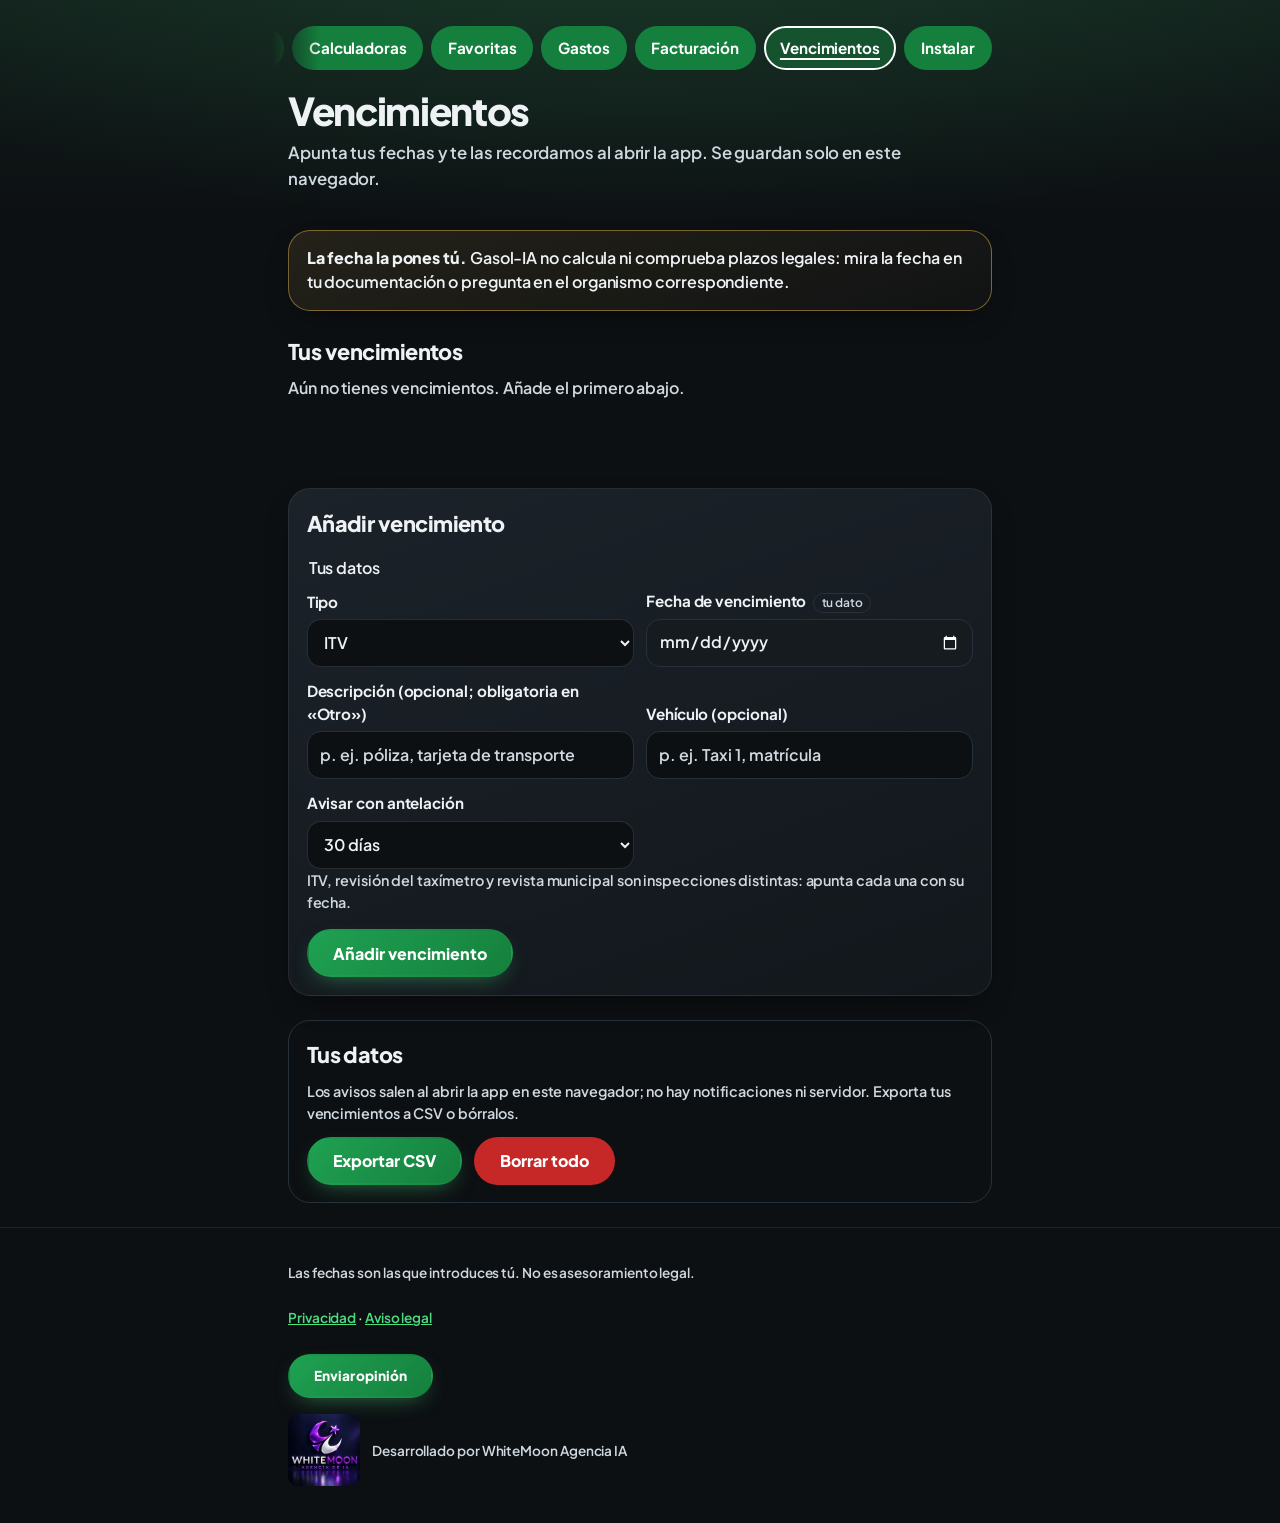
<file: vencimientos.html>
<!doctype html>
<html lang="es">
<head>
  <meta charset="utf-8">
  <meta name="viewport" content="width=device-width, initial-scale=1, viewport-fit=cover">
  <title>Vencimientos · Gasol-IA</title>
  <meta name="description" content="Apunta las fechas de ITV, seguro, revisión del taxímetro o revista municipal y te las recordamos al abrir la app. Guardado solo en tu navegador.">
  <meta name="robots" content="noindex, nofollow">
  <meta name="referrer" content="strict-origin-when-cross-origin">
  <meta name="theme-color" content="#0d1013">
  <meta http-equiv="Content-Security-Policy" content="default-src 'self'; script-src 'self'; style-src 'self'; img-src 'self' data:; connect-src 'self' https://mlaqtniujnvfxcvcourm.supabase.co; manifest-src 'self'; worker-src 'self'; base-uri 'self'; form-action 'self'">
  <link rel="manifest" href="manifest.webmanifest">
  <link rel="icon" href="assets/icons/favicon-48.png" type="image/png" sizes="48x48">
  <link rel="apple-touch-icon" href="assets/icons/apple-touch-icon.png">
  <link rel="stylesheet" href="assets/app.css">
  <script type="module" src="assets/vencimientos-vista.js"></script>
</head>
<body>
  <header class="cabecera">
    <div class="contenedor">
      <nav class="navegacion" aria-label="Secciones">
        <a class="marca" href="inicio.html">Gasol-IA</a>
        <a href="comparador.html">Comparador</a>
        <a href="ruta.html">Ruta</a>
        <a href="calculadoras.html">Calculadoras</a>
        <a href="favoritas.html">Favoritas</a>
        <a href="gastos.html">Gastos</a>
        <a href="ingresos.html">Facturación</a>
        <a href="vencimientos.html" aria-current="page">Vencimientos</a>
        <a href="instalar.html">Instalar</a>
        <a href="cuenta.html" data-cuentas hidden>Cuenta</a>
      </nav>
      <h1>Vencimientos</h1>
      <p class="sub">Apunta tus fechas y te las recordamos al abrir la app. Se guardan solo en este navegador.</p>
    </div>
  </header>

  <main class="contenedor">
    <p class="tarjeta-info aviso"><strong>La fecha la pones tú.</strong> Gasol-IA no calcula ni comprueba plazos legales: mira la fecha en tu documentación o pregunta en el organismo correspondiente.</p>

    <section class="resultados" aria-labelledby="t-lista">
      <h2 id="t-lista">Tus vencimientos</h2>
      <p id="estado-lista" class="estado" role="status" aria-live="polite"></p>
      <ul id="lista" class="lista-simple vencimientos"></ul>
    </section>

    <section class="calc" aria-labelledby="t-form">
      <h2 id="t-form">Añadir vencimiento</h2>
      <form id="f-venc" class="filtros" novalidate>
        <fieldset>
          <legend>Tus datos</legend>
          <div class="campos">
            <label class="campo"><span>Tipo</span>
              <select name="tipo" aria-describedby="ayuda-tipo">
                <option value="itv">ITV</option>
                <option value="seguro">Seguro</option>
                <option value="taximetro">Revisión del taxímetro</option>
                <option value="revista">Revista municipal</option>
                <option value="otro">Otro</option>
              </select></label>
            <label class="campo"><span>Fecha de vencimiento <em class="tuyo">tu dato</em></span>
              <input type="date" name="fecha" required></label>
            <label class="campo"><span>Descripción (opcional; obligatoria en «Otro»)</span>
              <input type="text" name="nota" maxlength="60" autocomplete="off" placeholder="p. ej. póliza, tarjeta de transporte"></label>
            <label class="campo"><span>Vehículo (opcional)</span>
              <input type="text" name="vehiculo" maxlength="40" autocomplete="off" placeholder="p. ej. Taxi 1, matrícula"></label>
            <label class="campo"><span>Avisar con antelación</span>
              <select name="antelacion">
                <option value="7">7 días</option>
                <option value="15">15 días</option>
                <option value="30" selected>30 días</option>
                <option value="60">60 días</option>
              </select></label>
          </div>
          <p class="nota" id="ayuda-tipo">ITV, revisión del taxímetro y revista municipal son inspecciones distintas: apunta cada una con su fecha.</p>
        </fieldset>
        <div class="botones">
          <button type="submit" class="boton" id="guardar">Añadir vencimiento</button>
          <button type="button" class="boton-sec" id="cancelar" hidden>Cancelar edición</button>
        </div>
      </form>
      <p id="estado-form" class="nota" role="status" aria-live="polite"></p>
    </section>

    <section class="peligro" aria-labelledby="t-datos">
      <h2 id="t-datos">Tus datos</h2>
      <p class="nota">Los avisos salen al abrir la app en este navegador; no hay notificaciones ni servidor. Exporta tus vencimientos a CSV o bórralos.</p>
      <div class="botones">
        <button type="button" id="exportar" class="boton-sec">Exportar CSV</button>
        <button type="button" id="borrar" class="boton-peligro">Borrar todo</button>
        <button type="button" id="borrar-si" class="boton-peligro" hidden>Sí, borrar todos</button>
        <button type="button" id="borrar-no" class="boton-sec" hidden>Cancelar</button>
      </div>
      <p id="estado-datos" class="nota" role="status" aria-live="polite"></p>
    </section>
  </main>

  <footer class="pie">
    <div class="contenedor">
      <p>Las fechas son las que introduces tú. No es asesoramiento legal.</p>
      <p class="enlaces-pie"><a href="privacidad.html">Privacidad</a> · <a href="aviso-legal.html">Aviso legal</a></p>
      <p><a class="boton-sec opinion" href="mailto:comercial@whitemoon.es?subject=Opini%C3%B3n%20Gasol-IA%20beta" data-opinion>Enviar opinión</a></p>
      <p class="firma"><a href="https://whitemoon.es" target="_blank" rel="noopener"><picture><source srcset="assets/img/whitemoon-logo-3d.webp" type="image/webp"><img src="assets/img/whitemoon-logo-3d.png" width="72" height="72" alt="WhiteMoon" loading="lazy" decoding="async"></picture><span>Desarrollado por WhiteMoon Agencia IA</span></a></p>
    </div>
  </footer>
</body>
</html>
</file>
<file: assets/app.css>
/* Gasol-IA · identidad provisional: grafito oscuro + verde para "precio a la baja". */
:root {
  color-scheme: dark;
  --bg: #0d1013;
  --surface: #161b20;
  --surface-2: #1e252c;
  --line: #2c353f;
  --text: #eef2f5;
  --muted: #a7b2bd;
  --accent: #4ade80; /* «precio a la baja» y textos de acento: misma gama que el verde de acción */
  --accent-ink: #062e17;
  --warn: #f2c14e;
  --error: #ff8a80;
  /* Botones y enlaces de acción: texto blanco sobre verde (5,02:1 / 7,13:1 / 9,11:1). */
  --accion: #15803d;
  --accion-hover: #166534;
  --accion-activo: #14532d;
  --accion-texto: #ffffff;
  /* Acciones destructivas: rojo con texto blanco (5,62:1 / 6,47:1 / 8,31:1). */
  --peligro: #c62828;
  --peligro-hover: #b91c1c;
  --peligro-activo: #991b1b;
  --foco: #ffffff;
  --accion-suave: #12301f; /* fondo del cuadro de icono de las tarjetas */
  /* Tarjetas: las comparten .tarjeta, .calc, .estacion, las listas y los avisos. */
  --tarjeta-fondo: var(--surface);
  --tarjeta-borde: var(--line);
  --tarjeta-radio: var(--radius);
  --tarjeta-pad: 1rem;
  --radius: 10px;
  --z-sticky: 10;
  --z-mapa: 20;
  --z-saltar: 100;
  font-family: system-ui, -apple-system, "Segoe UI", Roboto, "Helvetica Neue", Arial, sans-serif;
  font-size: 100%;
  line-height: 1.5;
}

*, *::before, *::after { box-sizing: border-box; }
[hidden] { display: none !important; } /* «hidden» manda sobre display de las clases (enlace Cuenta, botones) */
html { -webkit-text-size-adjust: 100%; }
/* «Shell»: cabecera arriba, <main> ocupa lo que sobra y el pie queda abajo aunque la página sea corta. */
body {
  display: flex; flex-direction: column; min-height: 100vh; min-height: 100svh;
  margin: 0; background: var(--bg); color: var(--text); overflow-x: hidden;
}
body > main { flex: 1 0 auto; }
body > header, body > footer { flex: none; }

/* Iconos SVG del sprite assets/iconos.svg: trazo uniforme y color del texto. */
.icono {
  display: inline-block; flex: none; width: 1.25em; height: 1.25em; vertical-align: -.25em;
  fill: none; stroke: currentColor; stroke-width: 2; stroke-linecap: round; stroke-linejoin: round;
}
.icono.girado { transform: rotate(180deg); }
a { color: var(--accent); }
:focus-visible { outline: 3px solid var(--foco); outline-offset: 2px; }

.contenedor { width: 100%; max-width: 46rem; margin: 0 auto; padding: 0 1rem; }

.saltar {
  position: absolute; left: 1rem; top: -4rem; z-index: var(--z-saltar);
  background: var(--accent); color: var(--accent-ink); padding: .75rem 1rem; border-radius: var(--radius);
  font-weight: 700; text-decoration: none;
}
.saltar:focus { top: 1rem; }

.cabecera { padding: 1rem 0 1rem; border-bottom: 1px solid var(--line); }
.cabecera .contenedor { min-width: 0; }
/* Una fila de píldoras que se desplaza dentro de la barra (nunca la página). El hueco vertical
   deja ver el anillo de foco; el degradado (clases de nav.js) avisa de que hay más. */
.navegacion {
  position: relative; display: flex; flex-wrap: nowrap; gap: .5rem; align-items: center;
  margin: 0 -1rem .75rem; padding: .4rem 1rem; overflow-x: auto; overscroll-behavior-x: contain;
  scrollbar-width: none;
}
.navegacion::-webkit-scrollbar { display: none; }
.navegacion.mas-der { -webkit-mask-image: linear-gradient(to right, #000 calc(100% - 3rem), transparent); mask-image: linear-gradient(to right, #000 calc(100% - 3rem), transparent); }
.navegacion.mas-izq { -webkit-mask-image: linear-gradient(to left, #000 calc(100% - 3rem), transparent); mask-image: linear-gradient(to left, #000 calc(100% - 3rem), transparent); }
.navegacion.mas-izq.mas-der {
  -webkit-mask-image: linear-gradient(to right, transparent, #000 3rem, #000 calc(100% - 3rem), transparent);
  mask-image: linear-gradient(to right, transparent, #000 3rem, #000 calc(100% - 3rem), transparent);
}
.navegacion a { flex: none; white-space: nowrap;

  display: inline-flex; align-items: center; justify-content: center; min-height: 44px; min-width: 44px; padding: 0 .9rem;
  border: 2px solid transparent; border-radius: 999px; background: var(--accion); color: var(--accion-texto);
  text-decoration: none; font-weight: 700; font-size: .95rem;
}
.navegacion a:hover { background: var(--accion-hover); }
.navegacion a:active { background: var(--accion-activo); }
.navegacion a.marca { padding: 0 .5rem 0 0; background: none; color: var(--accent); font-weight: 800; font-size: 1rem; }
/* Página actual: verde más oscuro, borde blanco y subrayado (no solo color). */
.navegacion a[aria-current="page"]:not(.marca) {
  background: var(--accion-activo); border-color: var(--foco);
  text-decoration: underline; text-decoration-thickness: 2px; text-underline-offset: 4px;
}
.navegacion a.marca[aria-current="page"] { text-decoration: underline; text-underline-offset: 6px; }
.marca { margin: 0 0 .25rem; font-weight: 800; letter-spacing: .02em; color: var(--accent); }
h1 { margin: 0; font-size: clamp(1.35rem, 5vw, 1.9rem); line-height: 1.2; }
.sub { margin: .5rem 0 0; color: var(--muted); }

.filtros { margin: 1.25rem 0; display: grid; gap: 1rem; }
fieldset { border: 0; margin: 0; padding: 0; min-width: 0; }
legend { font-weight: 600; margin-bottom: .5rem; }

.segmentado { display: grid; grid-template-columns: 1fr 1fr; gap: .5rem; }
.segmentado label {
  display: flex; align-items: center; justify-content: center; gap: .5rem; min-height: 48px;
  padding: .5rem; text-align: center; border: 1px solid var(--line); border-radius: var(--radius);
  background: var(--surface); cursor: pointer; font-weight: 600;
}
.segmentado input { position: absolute; opacity: 0; width: 1px; height: 1px; }
.segmentado label { border-width: 2px; }
/* Elegida: verde con texto blanco, borde blanco y marca de check (no solo color). Las demás, neutras. */
.segmentado label:has(input:checked) { background: var(--accion); border-color: var(--foco); color: var(--accion-texto); }
.segmentado .icono-check { display: none; }
.segmentado label:has(input:checked) .icono-check { display: inline-block; stroke-width: 3; }
.segmentado label:has(input:focus-visible) { outline: 3px solid var(--foco); outline-offset: 2px; }

.campos { display: grid; gap: .75rem; }
@media (min-width: 34rem) { .campos { grid-template-columns: 1fr 1fr; align-items: end; } }
.campos[hidden] { display: none; }

.campo { display: grid; gap: .35rem; min-width: 0; }
.campo span { font-weight: 600; font-size: .95rem; }
select {
  width: 100%; min-height: 48px; padding: .6rem .75rem; font: inherit; color: var(--text);
  background: var(--surface); border: 1px solid var(--line); border-radius: var(--radius);
}
select:disabled { opacity: .6; }
input[type=text], input[type=email], input[type=password], input[type=date], input:not([type]) {
  width: 100%; min-height: 48px; padding: .6rem .75rem; font: inherit; color: var(--text);
  background: var(--surface); border: 1px solid var(--line); border-radius: var(--radius);
}
input::placeholder { color: var(--muted); }
.fila-campo { display: flex; gap: .5rem; }
.fila-campo input { flex: 1; min-width: 0; }
.fila-campo .boton-sec { flex: none; }
.campos-paradas { display: grid; gap: .75rem; }
.botones { display: flex; flex-wrap: wrap; gap: .75rem; align-items: center; }
.botones .boton, .botones .boton-sec { text-decoration: none; display: inline-flex; align-items: center; justify-content: center; }

.interruptor {
  display: flex; align-items: center; gap: .75rem; min-height: 48px; padding: .5rem .75rem;
  border: 1px solid var(--line); border-radius: var(--radius); background: var(--surface); cursor: pointer;
  font-weight: 600;
}
.interruptor input { width: 1.4rem; height: 1.4rem; accent-color: var(--accent); flex: none; }

.nota { margin: 0; color: var(--muted); font-size: .9rem; }

.boton, .boton-sec, .boton-peligro {
  display: inline-flex; align-items: center; justify-content: center; gap: .5rem; min-height: 48px; min-width: 44px;
  padding: .75rem 1.25rem; font: inherit; font-weight: 700; line-height: 1.2; text-align: center; text-decoration: none;
  border: 2px solid transparent; border-radius: var(--radius); cursor: pointer;
}
.boton, .boton-sec { background: var(--accion); color: var(--accion-texto); }
.boton:hover, .boton-sec:hover { background: var(--accion-hover); }
.boton:active, .boton-sec:active { background: var(--accion-activo); }
.boton:disabled, .boton-sec:disabled { opacity: .6; cursor: progress; }
/* Conmutadores pulsados: verde oscuro y borde blanco. */
.boton-sec[aria-pressed="true"] { background: var(--accion-activo); border-color: var(--foco); }
.boton-peligro { background: var(--peligro); color: var(--accion-texto); }
.boton-peligro:hover { background: var(--peligro-hover); }
.boton-peligro:active { background: var(--peligro-activo); }
.peligro { padding: var(--tarjeta-pad); border: 1px solid var(--tarjeta-borde); border-radius: var(--tarjeta-radio); }

.resultados { margin: 1.5rem 0; }
.resultados:focus { outline: none; }
.resumen { display: flex; align-items: center; justify-content: space-between; gap: 1rem; flex-wrap: wrap; min-height: 48px; }
h2 { margin: 0; font-size: 1.25rem; }
.estado { color: var(--muted); margin: .5rem 0 1rem; min-height: 4.5em; } /* reserva sitio: sin saltos (CLS) */
.estado.error { color: var(--error); }

.mapa { height: 340px; margin-bottom: 1rem; border: 1px solid var(--line); border-radius: var(--radius); z-index: var(--z-mapa); }

.lista { list-style: none; margin: 0; padding: 0; display: grid; gap: .75rem; }
.estacion {
  display: grid; grid-template-columns: minmax(0, 1fr) auto; gap: .25rem 1rem;
  padding: .9rem var(--tarjeta-pad); background: var(--tarjeta-fondo); border: 1px solid var(--tarjeta-borde); border-radius: var(--tarjeta-radio);
}
.estacion.primera { border-color: var(--accent); }
.estacion h2, .estacion h3 { margin: 0; font-size: 1.05rem; overflow-wrap: anywhere; }
.estacion .dir { margin: 0; color: var(--muted); font-size: .92rem; overflow-wrap: anywhere; }
.precio { grid-column: 2; grid-row: 1 / span 2; text-align: right; }
.precio strong { display: block; font-size: 1.6rem; font-variant-numeric: tabular-nums; line-height: 1.1; }
.precio .unidad { color: var(--muted); font-size: .85rem; }
.estacion .primera-etiqueta {
  display: inline-block; padding: .1rem .55rem; border-radius: 999px;
  background: var(--accent); color: var(--accent-ink); font-size: .8rem; font-weight: 700;
}
.meta { grid-column: 1 / -1; display: flex; flex-wrap: wrap; gap: .4rem .75rem; align-items: center; font-size: .88rem; color: var(--muted); }
.chip { padding: .1rem .55rem; border-radius: 999px; border: 1px solid var(--line); color: var(--text); }
.chip.si { border-color: var(--accent); color: var(--accent); }
.chip.duda { border-color: var(--warn); color: var(--warn); }
.captura { grid-column: 1 / -1; margin: 0; font-size: .82rem; color: var(--muted); }
.estacion a { font-size: .9rem; min-height: 44px; display: inline-flex; align-items: center; }

.avisos { margin: 2rem 0; padding: var(--tarjeta-pad); background: var(--tarjeta-fondo); border: 1px solid var(--tarjeta-borde); border-radius: var(--tarjeta-radio); color: var(--muted); font-size: .92rem; }
.avisos p { margin: .25rem 0; }
.avisos strong { color: var(--text); }

.pie { border-top: 1px solid var(--line); padding: 1.25rem 0 2rem; color: var(--muted); font-size: .85rem; }
.pie a { display: inline-block; min-height: 44px; line-height: 44px; }

/* Ruta y cuenta */
.tarjeta-info { padding: .9rem var(--tarjeta-pad); background: var(--tarjeta-fondo); border: 1px solid var(--tarjeta-borde); border-radius: var(--tarjeta-radio); }
.tarjeta-info.aviso { border-color: var(--warn); }
.lista-simple { list-style: none; padding: 0; margin: 0 0 1rem; display: grid; gap: .5rem; }
.lista-simple li { padding: .75rem var(--tarjeta-pad); background: var(--tarjeta-fondo); border: 1px solid var(--tarjeta-borde); border-radius: var(--tarjeta-radio); overflow-wrap: anywhere; }
.ruta-guardada .botones { margin-top: .5rem; }
.estacion.baja { background: #10241a; border-color: var(--accent); }
.estacion.sube { border-color: #5c3a37; }
.tendencia { grid-column: 1 / -1; display: flex; align-items: center; gap: .35rem; margin: 0; font-weight: 700; }
.tendencia.baja { color: var(--accent); }
.tendencia.sube { color: var(--error); }
.estacion > .boton-sec { grid-column: 1 / -1; justify-self: start; }
.tabla-calculo { width: 100%; border-collapse: collapse; margin: 1rem 0 .5rem; font-variant-numeric: tabular-nums; font-size: .92rem; }
.tabla-calculo caption { text-align: left; color: var(--muted); padding-bottom: .5rem; }
.tabla-calculo th, .tabla-calculo td { padding: .45rem .4rem; border-bottom: 1px solid var(--line); text-align: right; overflow-wrap: anywhere; }
.tabla-calculo th[scope="row"], .tabla-calculo thead th:first-child { text-align: left; }
#resultado:focus { outline: none; }
#resultado h2 { margin-top: 1.5rem; }

/* Páginas estáticas */
.estacion.simple { display: block; }
.estacion.simple > * + * { margin-top: .5rem; }
.precios-lista { list-style: none; margin: 0; padding: 0; display: flex; flex-wrap: wrap; gap: .5rem; }
.precios-lista li { padding: .3rem .6rem; border: 1px solid var(--line); border-radius: var(--radius); background: var(--surface-2); white-space: nowrap; }
.precios-lista strong { font-variant-numeric: tabular-nums; }
.tabla-wrap { overflow-x: auto; }
.migas { margin: 1rem 0 0; font-size: .9rem; color: var(--muted); }
.migas a { display: inline-block; min-height: 44px; line-height: 44px; }
.lista-enlaces { list-style: none; padding: 0; display: grid; gap: .25rem; grid-template-columns: repeat(auto-fill, minmax(12rem, 1fr)); }
.lista-enlaces a { display: block; min-height: 44px; padding: .6rem .5rem; overflow-wrap: anywhere; }

@media (prefers-reduced-motion: reduce) {
  *, *::before, *::after { animation: none !important; transition: none !important; scroll-behavior: auto !important; }
}

/* Sugerencias de municipio (planificador de ruta) */
.sugerencias { position: absolute; z-index: var(--z-mapa); margin: 0; padding: .25rem; list-style: none; max-height: 16rem; overflow-y: auto; background: var(--surface-2); border: 1px solid var(--line); border-radius: var(--radius); box-shadow: 0 8px 24px rgba(0,0,0,.5); }
.sugerencias[hidden] { display: none; }
.sugerencias li { min-height: 44px; display: flex; align-items: center; padding: 0 .75rem; border-radius: 6px; cursor: pointer; }
.sugerencias li[aria-selected="true"], .sugerencias li:hover { background: var(--accent); color: var(--accent-ink); }
.sugerencias li.vacio { color: var(--muted); cursor: default; }
.sugerencias li.vacio:hover { background: none; color: var(--muted); }

/* Calculadoras */
.indice { display: flex; flex-wrap: wrap; gap: .5rem; margin: 1.25rem 0 0; }
.indice a { display: inline-flex; align-items: center; min-height: 44px; padding: 0 .9rem; border: 2px solid transparent; border-radius: 999px; background: var(--accion); color: var(--accion-texto); text-decoration: none; font-size: .92rem; font-weight: 700; }
.indice a:hover { background: var(--accion-hover); }
.indice a:active { background: var(--accion-activo); }
.calc { margin: 1.5rem 0; padding: var(--tarjeta-pad); background: var(--tarjeta-fondo); border: 1px solid var(--tarjeta-borde); border-radius: var(--tarjeta-radio); scroll-margin-top: 1rem; }
.calc > h2 { margin-bottom: .5rem; }
.calc .filtros { margin: 1rem 0 0; }
.calc input[type=text], .calc select, .calc .segmentado label { background: var(--bg); }
.tuyo { display: inline-block; margin-left: .25rem; padding: 0 .45rem; border: 1px solid var(--line); border-radius: 999px; color: var(--muted); font-size: .75rem; font-style: normal; font-weight: 600; vertical-align: middle; }
.sugerencia { display: flex; flex-wrap: wrap; gap: .5rem 1rem; align-items: center; }
.sugerencia[hidden] { display: none; }
.resultado-calc:not(:empty) { margin-top: 1rem; padding-top: 1rem; border-top: 1px solid var(--line); }
.resultado-calc p { margin: .25rem 0; }
.resultado-calc .error { color: var(--error); }
.veredicto { font-size: 1.2rem; font-weight: 800; font-variant-numeric: tabular-nums; }
.veredicto.si { color: var(--accent); }
.cifra { font-size: 1.3rem; font-variant-numeric: tabular-nums; }
.cifras { display: grid; grid-template-columns: minmax(0, 1fr) auto; gap: .35rem 1rem; margin: .5rem 0; font-variant-numeric: tabular-nums; }
.cifras dt { color: var(--muted); overflow-wrap: anywhere; }
.cifras dd { margin: 0; text-align: right; font-weight: 700; }

/* Favoritas */
.estrella {
  display: inline-flex; align-items: center; gap: .4rem;
  min-height: 44px; min-width: 44px; padding: .5rem .9rem; font: inherit; font-weight: 700; cursor: pointer;
  background: var(--accion); color: var(--accion-texto); border: 2px solid transparent; border-radius: var(--radius);
}
.estrella:hover { background: var(--accion-hover); }
.estrella:active { background: var(--accion-activo); }
.estrella[aria-pressed="true"] { background: var(--accion-activo); border-color: var(--warn); }
.estacion > .estrella, .estacion > .botones { grid-column: 1 / -1; justify-self: start; }
.campo-corto { min-width: 10rem; }
#atribucion { margin-top: .75rem; }
.peligro { margin: 1.5rem 0; }
.peligro h2 { margin-bottom: .5rem; }
.peligro .botones { margin-top: .75rem; }

/* Tarjetas de enlace (inicio): un solo enlace por tarjeta, icono en cuadro, título, texto y chevron. */
.tarjetas { list-style: none; margin: 1.5rem 0; padding: 0; display: grid; grid-template-columns: minmax(0, 1fr); gap: 16px; }
.tarjetas > li { display: flex; min-width: 0; }
.tarjetas-ancho { grid-column: 1 / -1; }
@media (min-width: 37.5rem) { .tarjetas { grid-template-columns: repeat(2, minmax(0, 1fr)); } }
.tarjeta {
  display: grid; grid-template-columns: auto minmax(0, 1fr) auto; align-items: center; gap: 1rem; width: 100%; min-height: 44px;
  padding: var(--tarjeta-pad); color: var(--text); text-decoration: none;
  background: var(--tarjeta-fondo); border: 1px solid var(--tarjeta-borde); border-radius: var(--tarjeta-radio);
}
.tarjeta:hover { background: var(--surface-2); border-color: var(--accent); }
.tarjeta:active { transform: scale(.99); }
.tarjeta-icono { display: grid; place-items: center; width: 3rem; height: 3rem; border-radius: var(--radius); background: var(--accion-suave); color: var(--accent); }
.tarjeta-icono .icono { width: 1.6rem; height: 1.6rem; }
.tarjeta-cuerpo { display: grid; gap: .3rem; min-width: 0; }
.tarjeta-titulo { font-size: 1.1rem; font-weight: 800; line-height: 1.25; color: var(--accent); overflow-wrap: anywhere; }
.tarjeta-texto { color: var(--muted); font-size: .95rem; }
.tarjeta-chevron { color: var(--muted); }
.tarjeta-destacada { background: var(--accion); border-color: var(--accion); color: var(--accion-texto); }
.tarjeta-destacada:hover { background: var(--accion-hover); border-color: var(--accion-hover); }
.tarjeta-destacada:active { background: var(--accion-activo); }
.tarjeta-destacada .tarjeta-titulo, .tarjeta-destacada .tarjeta-chevron { color: var(--accion-texto); }
.tarjeta-destacada .tarjeta-icono { background: rgba(255, 255, 255, .16); color: var(--accion-texto); }
@media (prefers-reduced-motion: no-preference) { .tarjeta { transition: background-color .15s ease, border-color .15s ease, transform .1s ease; } }

/* Ficha de estación (plegable) */
.estacion.ficha { display: block; padding: 0; }
.ficha summary {
  display: grid; grid-template-columns: minmax(0, 1fr) auto; gap: .25rem 1rem; align-items: start;
  padding: .9rem 1rem; cursor: pointer; list-style: none; border-radius: var(--radius);
}
.ficha summary::-webkit-details-marker { display: none; }
.ficha summary:focus-visible { outline: 3px solid var(--accent); outline-offset: 2px; }
.ficha summary h3 { grid-column: 1; }
.ficha-linea { grid-column: 1; color: var(--muted); font-size: .88rem; overflow-wrap: anywhere; }
.ficha summary .meta { grid-column: 1 / -1; }
.precio.sin { max-width: 9rem; }
.ficha-abrir { grid-column: 1 / -1; display: flex; align-items: center; min-height: 32px; color: var(--accent); font-weight: 700; font-size: .9rem; }
.ficha-abrir { gap: .4rem; }
.ficha details[open] .ficha-abrir .icono { transform: rotate(90deg); }
.ficha-detalle { display: grid; gap: .6rem; padding: .75rem 1rem 1rem; border-top: 1px solid var(--line); }
.ficha-detalle p { margin: 0; }
.ficha-horario { color: var(--muted); font-size: .92rem; }
.tabla-ficha { margin: 0; }
.tabla-ficha tr.elegido { background: #10241a; }
.tabla-ficha tr.elegido th, .tabla-ficha tr.elegido td { color: var(--text); font-weight: 700; }
.tabla-ficha th .chip { font-size: .75rem; white-space: nowrap; }
.ficha .tendencia { font-size: .88rem; }
.tabla-ficha th, .tabla-ficha td { overflow-wrap: normal; }
.tabla-ficha td { white-space: nowrap; }
.tabla-ficha th[scope="row"] .chip { display: inline-block; margin: .2rem 0 0; }

/* Control de gastos */
input[aria-invalid="true"], select[aria-invalid="true"] { border-color: var(--error); }
.nota.error { color: var(--error); }
.resultados h3 { margin: 1.25rem 0 .25rem; font-size: 1.05rem; }
.tabla-wrap .tabla-calculo th, .tabla-wrap .tabla-calculo td { overflow-wrap: normal; }
.tabla-wrap .tabla-calculo td { white-space: nowrap; }
.celda-linea { display: block; }

/* Vencimientos */
.etiqueta-estado { display: inline-block; margin: 0 .5rem .25rem 0; padding: .1rem .6rem; border-radius: 999px; border: 1px solid var(--line); font-size: .85rem; font-weight: 700; }
.etiqueta-estado.vencido { background: var(--error); border-color: var(--error); color: #2b0906; }
.etiqueta-estado.hoy, .etiqueta-estado.proximo { border-color: var(--warn); color: var(--warn); }
.etiqueta-estado.al_dia { color: var(--muted); }
.vencimientos li.vencido { border-color: var(--error); }
.vencimientos li.hoy, .vencimientos li.proximo { border-color: var(--warn); }
.avisos-venc { margin: 1.5rem 0 0; }
.avisos-venc h2 { font-size: 1.1rem; margin-bottom: .5rem; }
.avisos-venc ul { margin: 0 0 .5rem; padding-left: 1.1rem; }
.avisos-venc li.vencido strong { color: var(--error); }
.avisos-venc li.hoy strong, .avisos-venc li.proximo strong { color: var(--warn); }
.avisos-venc a { display: inline-block; min-height: 44px; line-height: 44px; }

/* Pie: aviso legal, opinión y firma de WhiteMoon */
.pie .opinion { display: inline-flex; align-items: center; line-height: 1.2; text-decoration: none; }
.firma { margin: 1rem 0 0; }
.firma a { display: inline-flex; align-items: center; gap: .75rem; min-height: 44px; line-height: 1.3; color: var(--muted); text-decoration: none; }
.firma a:hover span { text-decoration: underline; }
.firma img { display: block; width: 72px; height: 72px; border-radius: 10px; flex: none; }
.beta { margin: 0 0 1.25rem; color: var(--muted); }
.beta a { display: inline-block; min-height: 44px; line-height: 44px; }
.datos-titular { display: grid; grid-template-columns: max-content minmax(0, 1fr); gap: .35rem 1rem; margin: .5rem 0 1rem; }
.datos-titular dt { color: var(--muted); }
.datos-titular dd { margin: 0; overflow-wrap: anywhere; }

/* Facturación (ingresos) */
.visualmente-oculto { position: absolute; width: 1px; height: 1px; margin: -1px; padding: 0; overflow: hidden; clip: rect(0 0 0 0); white-space: nowrap; border: 0; }
.aviso-fiscal { margin: 1.25rem 0 0; }
.mes-nav { display: grid; grid-template-columns: 48px minmax(0, 1fr) 48px; gap: .5rem; align-items: center; margin: 1.25rem 0 .75rem; }
.mes-nav h2 { margin: 0; text-align: center; font-size: 1.2rem; }
.mes-nav .boton-sec { padding: 0; }
.mes-nav .icono { width: 1.5rem; height: 1.5rem; }
.mes-nav .boton-sec:disabled { opacity: .35; cursor: default; }
.resultados > .botones { margin: 0 0 .5rem; }
.carreras { list-style: none; margin: .75rem 0; padding: 0; display: grid; gap: .4rem; }
.carreras li { display: grid; gap: .35rem; padding: .6rem .7rem; background: var(--bg); border: 1px solid var(--line); border-radius: var(--radius); overflow-wrap: anywhere; }
.carreras li.sin-detalle { border-style: dashed; }
.carrera-linea { display: flex; justify-content: space-between; gap: .75rem; font-variant-numeric: tabular-nums; }
.carrera-linea strong { white-space: nowrap; }
.form-carrera { display: grid; gap: .75rem; padding-top: .75rem; border-top: 1px solid var(--line); }
.form-carrera h4 { margin: 0; font-size: 1.05rem; }
.form-carrera input[type=text], .form-carrera input[type=time], .form-carrera .segmentado label, .form-carrera .interruptor { background: var(--bg); }
.segmentado.grande label { min-height: 56px; font-size: 1.05rem; }
.grupo-app { display: grid; gap: .75rem; }
.grupo-app[hidden], .campo[hidden] { display: none; }
input[type=time] {
  width: 100%; min-height: 48px; padding: .6rem .75rem; font: inherit; color: var(--text); color-scheme: dark;
  background: var(--surface); border: 1px solid var(--line); border-radius: var(--radius);
}
.chips { list-style: none; margin: .5rem 0; padding: 0; display: flex; flex-wrap: wrap; gap: .4rem; }
.chips:empty { display: none; }
.chip-boton { min-height: 44px; min-width: 44px; padding: .4rem .9rem; font: inherit; font-weight: 700; color: var(--accion-texto); background: var(--accion); border: 2px solid transparent; border-radius: 999px; cursor: pointer; }
.chip-boton:hover { background: var(--accion-hover); }
.chip-boton:active { background: var(--accion-activo); }
.chip-boton[aria-pressed="true"] { background: var(--accion-activo); border-color: var(--foco); }
.chip-app { display: flex; align-items: center; gap: .5rem; padding: .25rem .25rem .25rem .75rem; border: 1px solid var(--line); border-radius: var(--radius); overflow-wrap: anywhere; }
.chip-app .boton-sec { min-height: 44px; padding: .4rem .75rem; }
.fila-campo { align-items: end; }
.fila-campo .campo { flex: 1; }
.cifras .fuerte { color: var(--text); font-weight: 800; }

/* Botones verdes: transición breve solo si el usuario no pide menos movimiento. */
@media (prefers-reduced-motion: no-preference) {
  .boton, .boton-sec, .boton-peligro, .estrella, .chip-boton, .indice a, .navegacion a {
    transition: background-color .15s ease, border-color .15s ease, transform .1s ease;
  }
  .boton:active, .boton-sec:active, .boton-peligro:active, .estrella:active, .chip-boton:active { transform: translateY(1px); }
}

/* Calendario de facturación: 7 columnas que caben a 390 px. */
.cal-wrap { margin: .5rem 0 1rem; }
.cal-wrap:empty { min-height: 100vh; min-height: 100svh; } /* reserva sitio hasta pintar el calendario: sin saltos (CLS) */
.calendario { width: 100%; table-layout: fixed; border-collapse: separate; border-spacing: 3px; }
.calendario th { padding: .25rem 0; color: var(--muted); font-size: .8rem; font-weight: 700; text-align: center; }
.calendario td { padding: 0; }
.dia-cal {
  display: flex; flex-direction: column; align-items: center; justify-content: center; gap: 2px; width: 100%; min-height: 52px;
  padding: .2rem 0; font: inherit; color: var(--muted); background: var(--surface); border: 2px solid transparent;
  border-radius: 8px; cursor: pointer; font-variant-numeric: tabular-nums;
}
.dia-cal:hover { border-color: var(--muted); }
.dia-cal:focus-visible { outline-offset: 1px; }
.dia-num { font-size: .95rem; font-weight: 700; line-height: 1.1; }
.dia-tot { min-height: .8rem; font-size: .68rem; font-weight: 800; line-height: 1.1; white-space: nowrap; }
/* Con datos: fondo más claro, total en verde y barra inferior. Sin datos: neutro. */
.dia-cal.con-datos { color: var(--text); background: var(--surface-2); box-shadow: inset 0 -3px 0 var(--accent); }
.dia-cal.con-datos .dia-tot { color: var(--accent); }
/* Hoy: borde discontinuo y número subrayado. */
.dia-cal[aria-current="date"] { border: 2px dashed var(--accent); }
.dia-cal[aria-current="date"] .dia-num { text-decoration: underline; text-decoration-thickness: 2px; text-underline-offset: 3px; }
/* Elegido: verde de acción, texto blanco y borde blanco continuo. */
td[aria-selected="true"] .dia-cal { color: var(--accion-texto); background: var(--accion); border: 2px solid var(--foco); box-shadow: none; }
td[aria-selected="true"] .dia-cal .dia-tot { color: var(--accion-texto); }
.dia-cal[aria-disabled="true"] { opacity: .45; cursor: default; }
.dia-cal[aria-disabled="true"]:hover { border-color: transparent; }
.detalle-dia { scroll-margin-top: .5rem; }
.detalle-dia > h3 { margin: 0 0 .25rem; }
@media (min-width: 48rem) {
  .dia-cal { min-height: 64px; }
  .dia-tot { font-size: .8rem; }
}
.tarjeta-info.aviso > .icono:first-child { color: var(--warn); margin-right: .25rem; }

/* Menú tipo app (móvil, < 900 px): barra fija inferior y panel «Más». Desde 900 px, barra superior. */
:root { --barra-alto: 64px; --z-barra: 30; --z-fondo: 40; --z-panel: 50; }
.barra-app, .mas-panel, .mas-fondo { display: none; }
@media (max-width: 56.24rem) and (scripting: enabled) {
  /* La cabecera queda en el logo: los enlaces pasan a la barra inferior. Sin JS siguen visibles. */
  .navegacion a:not(.marca) { display: none; }
  .navegacion { overflow: visible; -webkit-mask-image: none; mask-image: none; }
}
@media (max-width: 56.24rem) {
  /* La barra no tapa nada: el final de la página (pie incluido) queda por encima de ella. */
  body:not(:has(.portada)) { padding-bottom: calc(var(--barra-alto) + 1px + env(safe-area-inset-bottom)); }
  html.menu-abierto { overflow: hidden; }
  .barra-app {
    display: block; position: fixed; left: 0; right: 0; bottom: 0; z-index: var(--z-barra);
    padding-bottom: env(safe-area-inset-bottom); background: var(--surface); border-top: 1px solid var(--line);
  }
  .barra-app ul { display: grid; grid-template-columns: repeat(5, minmax(0, 1fr)); max-width: 46rem; min-height: var(--barra-alto); margin: 0 auto; padding: 0 .25rem; list-style: none; }
  .barra-item {
    display: flex; flex-direction: column; align-items: center; justify-content: center; gap: 2px; width: 100%;
    min-height: var(--barra-alto); padding: .35rem 0; font: inherit; font-size: .75rem; font-weight: 600; line-height: 1.2;
    color: var(--muted); background: none; border: 0; text-decoration: none; cursor: pointer;
  }
  .barra-icono { display: grid; place-items: center; width: 3.25rem; height: 2rem; border-radius: 999px; }
  .barra-icono .icono { width: 1.4rem; height: 1.4rem; }
  .barra-item:hover { color: var(--text); }
  .barra-item:hover .barra-icono { background: var(--surface-2); }
  .barra-item:active .barra-icono { background: var(--accion-activo); color: var(--accion-texto); }
  .barra-item:focus-visible { outline-offset: -3px; border-radius: var(--radius); }
  /* Actual: píldora verde de acción con icono blanco, trazo más grueso y texto en negrita. */
  .barra-item[aria-current="page"], .barra-item.activo { color: var(--text); font-weight: 800; }
  .barra-item[aria-current="page"] .barra-icono, .barra-item.activo .barra-icono { background: var(--accion); color: var(--accion-texto); }
  .barra-item[aria-current="page"] .icono, .barra-item.activo .icono { stroke-width: 2.75; }
  .mas-fondo:not([hidden]) { display: block; position: fixed; inset: 0; z-index: var(--z-fondo); background: rgba(0, 0, 0, .65); }
  .mas-panel:not([hidden]) {
    display: block; position: fixed; left: 0; right: 0; bottom: 0; z-index: var(--z-panel);
    max-height: 85vh; max-height: 85svh; overflow-y: auto; overscroll-behavior: contain;
    padding: 1rem 1rem calc(1.25rem + env(safe-area-inset-bottom)); background: var(--surface);
    border: 1px solid var(--line); border-bottom: 0; border-radius: 16px 16px 0 0;
  }
  .mas-cabecera { display: flex; align-items: center; justify-content: space-between; gap: 1rem; margin-bottom: .75rem; }
  .mas-cabecera h2 { margin: 0; font-size: 1.2rem; }
  .mas-cerrar { padding: 0; width: 48px; }
  .mas-lista { display: grid; gap: .5rem; margin: 0 0 1rem; padding: 0; list-style: none; }
  .mas-fila {
    display: grid; grid-template-columns: auto minmax(0, 1fr) auto; align-items: center; gap: 1rem; min-height: 56px;
    padding: .5rem 1rem .5rem .5rem; color: var(--text); font-weight: 700; text-decoration: none;
    background: var(--bg); border: 1px solid var(--tarjeta-borde); border-radius: var(--tarjeta-radio);
  }
  .mas-fila .tarjeta-icono { width: 2.5rem; height: 2.5rem; }
  .mas-fila .tarjeta-icono .icono { width: 1.35rem; height: 1.35rem; }
  .mas-fila:hover { background: var(--surface-2); border-color: var(--accent); }
  .mas-fila:active { background: var(--accion-activo); }
  .mas-fila[aria-current="page"] { border: 2px solid var(--accent); }
  .mas-opinion { margin: 0 0 .5rem; }
  .mas-panel .enlaces-pie { margin: 0; color: var(--muted); }
  .mas-panel .enlaces-pie a { display: inline-block; min-height: 44px; line-height: 44px; }
  .mas-panel .enlaces-pie a[aria-current="page"] { font-weight: 800; }
}
@media (max-width: 56.24rem) and (prefers-reduced-motion: no-preference) {
  .barra-icono, .mas-fila { transition: background-color .15s ease, border-color .15s ease; }
  .mas-panel:not([hidden]) { animation: hoja-sube .18s ease-out; }
  .mas-fondo:not([hidden]) { animation: fondo-entra .18s ease-out; }
}
@keyframes hoja-sube { from { transform: translateY(24px); opacity: .6; } to { transform: none; opacity: 1; } }
@keyframes fondo-entra { from { opacity: 0; } to { opacity: 1; } }

/* Etiqueta «Beta» junto al nombre: un solo componente en CSS (sin JS ni saltos de diseño). Los
   lectores de pantalla la leen con el nombre («Gasol-IA Beta»). */
.marca::after {
  content: "Beta"; display: inline-block; margin-left: .45rem; padding: 0 .45rem; vertical-align: middle;
  border: 1px solid currentColor; border-radius: 999px; color: var(--warn);
  font-size: .7rem; font-weight: 700; line-height: 1.5; letter-spacing: .03em; text-decoration: none;
}
.nota-beta { margin: 0 0 .75rem; }

/* Guía de instalación */
.pasos { display: grid; gap: .75rem; margin: .75rem 0 0; padding: 0; list-style: none; counter-reset: paso; }
.pasos li { display: grid; grid-template-columns: auto minmax(0, 1fr); align-items: start; gap: .75rem; counter-increment: paso; }
.paso-icono { display: grid; place-items: center; width: 2.5rem; height: 2.5rem; border-radius: var(--radius); background: var(--accion-suave); color: var(--accent); }
.paso-icono .icono { width: 1.35rem; height: 1.35rem; }
.pasos li > span:last-child { padding-top: .45rem; }
.pasos li > span:last-child::before { content: counter(paso) ". "; font-weight: 800; color: var(--accent); }
.titulo-aviso { display: flex; align-items: center; gap: .5rem; margin: 0 0 .5rem; font-size: 1.1rem; }
.titulo-aviso .icono { color: var(--warn); }
.tarjeta-info.instalada { margin: 1.25rem 0; border-color: var(--accent); }
.tarjeta-info.instalada .icono { color: var(--accent); }

/* ===== Capa visual moderna + tipografía (21/10/2026): mismas variables, más profundidad. Solo estilo. ===== */
/* Plus Jakarta Sans (OFL), variable, alojada en el sitio: la CSP no permite fuentes externas. */
@font-face { font-family: "Plus Jakarta Sans"; font-style: normal; font-weight: 200 800; font-display: swap; src: url("fonts/plus-jakarta-sans-latin-wght-normal.woff2") format("woff2"); unicode-range: U+0000-00FF, U+0131, U+0152-0153, U+02BB-02BC, U+02C6, U+02DA, U+02DC, U+2000-206F, U+20AC, U+2122, U+2191, U+2193, U+2212, U+2215, U+FEFF, U+FFFD; }
:root {
  --radius: 16px;
  --tarjeta-radio: 22px;
  --tarjeta-pad: 1.1rem;
  --line: #27313a;
  --muted: #cfd8df;
  --brillo: 0 10px 30px -12px rgba(74, 222, 128, .35);
  --sombra: 0 12px 32px -16px rgba(0, 0, 0, .9);
  --cristal: rgba(16, 20, 24, .8);
  font-family: "Plus Jakarta Sans", system-ui, -apple-system, "Segoe UI", Roboto, sans-serif;
  font-weight: 600; line-height: 1.55; letter-spacing: -.005em;
}
button, input, select, textarea { font-family: inherit; font-weight: 600; }
body { background: radial-gradient(120% 60% at 50% -10%, rgba(74, 222, 128, .14), transparent 60%), var(--bg); background-attachment: fixed; }
h1 { font-size: clamp(1.7rem, 7vw, 2.4rem); font-weight: 800; letter-spacing: -.035em; line-height: 1.08; }
h2 { font-weight: 800; letter-spacing: -.025em; font-size: 1.35rem; }
h3 { font-weight: 700; letter-spacing: -.015em; }
strong, b { font-weight: 800; }
.sub { font-size: 1.05rem; font-weight: 600; }
.nota, .estado, .captura, .meta, .dir, .detalle { font-weight: 600; }
.campo span { font-weight: 700; }
.cabecera { border-bottom: 0; padding: 1.1rem 0 1.4rem; background: linear-gradient(to bottom, rgba(74, 222, 128, .07), transparent); }
.navegacion a { font-weight: 700; }
.navegacion a.marca { font-size: 1.15rem; letter-spacing: -.02em; font-weight: 800; }

/* Tarjetas: cristal oscuro, borde fino y elevación */
.tarjeta, .calc, .tarjeta-info, .estacion, .avisos {
  background: linear-gradient(160deg, #1b2229 0%, #12171c 100%); border-color: rgba(255, 255, 255, .08); box-shadow: var(--sombra);
}
.estacion.baja { background: linear-gradient(160deg, #143324 0%, #0f1f17 100%); }
.tarjeta { transition: transform .2s ease, border-color .2s ease, box-shadow .2s ease; overflow: hidden; }
.tarjeta:hover { background: linear-gradient(160deg, #202931 0%, #151b21 100%); border-color: rgba(74, 222, 128, .55); box-shadow: var(--brillo); transform: translateY(-2px); }
.tarjeta:active { transform: scale(.985); }
.tarjeta-destacada { background: linear-gradient(135deg, #1fa152 0%, #15803d 100%); border-color: transparent; box-shadow: 0 14px 36px -14px rgba(74, 222, 128, .5); }
.tarjeta-destacada:hover { background: linear-gradient(135deg, #25b05b 0%, #1a8f45 100%); border-color: transparent; }
.tarjeta-icono { border-radius: 16px; width: 3.1rem; height: 3.1rem; background: linear-gradient(145deg, #17402a, #10281b); box-shadow: inset 0 0 0 1px rgba(74, 222, 128, .25); }
.tarjeta-titulo { font-size: 1.2rem; font-weight: 800; letter-spacing: -.02em; }
.tarjeta-texto { font-size: 1rem; font-weight: 600; color: #e4ebf0; line-height: 1.45; }
.tarjeta-info.aviso { border-color: rgba(242, 193, 78, .45); background: linear-gradient(160deg, rgba(242, 193, 78, .10), rgba(242, 193, 78, .02)); }
.precio strong { font-weight: 800; letter-spacing: -.03em; }
.cifras dt { font-weight: 600; }
.cifras dd { font-weight: 800; }

/* Botones y campos */
.boton, .boton-sec, .boton-peligro { border-radius: 999px; padding: .75rem 1.5rem; font-weight: 800; transition: transform .15s ease, box-shadow .2s ease, background .2s ease; }
.boton, .boton-sec { background: linear-gradient(135deg, #1fa152, #15803d); box-shadow: 0 8px 22px -10px rgba(74, 222, 128, .55); }
.boton:hover, .boton-sec:hover { background: linear-gradient(135deg, #25b05b, #1a8f45); }
.boton:active, .boton-sec:active, .boton-peligro:active { transform: scale(.97); }
.boton-sec[aria-pressed="true"] { background: var(--accion-activo); }
input, select, textarea { border-radius: 14px !important; background: #12171c; border-color: rgba(255, 255, 255, .12); transition: border-color .2s ease, box-shadow .2s ease; }
input:focus-visible, select:focus-visible, textarea:focus-visible { border-color: var(--accent); box-shadow: 0 0 0 3px rgba(74, 222, 128, .25); }
.chip-boton { font-weight: 800; }
.dia-cal { border-radius: 14px; }
.mapa { border-radius: 22px; }

/* Barra inferior de cristal */
@media (max-width: 56.24rem) {
  .barra-app { background: var(--cristal); -webkit-backdrop-filter: blur(16px) saturate(1.4); backdrop-filter: blur(16px) saturate(1.4); border-top: 1px solid rgba(255, 255, 255, .1); border-radius: 22px 22px 0 0; }
  .barra-item { font-weight: 700; }
  .barra-item[aria-current="page"] .barra-icono, .barra-item.activo .barra-icono { background: linear-gradient(135deg, #1fa152, #15803d); box-shadow: var(--brillo); }
  .mas-panel:not([hidden]) { background: #12171c; border-radius: 24px 24px 0 0; }
}
.pie { border-top-color: rgba(255, 255, 255, .08); }

/* Entrada suave (solo si el usuario no pide menos movimiento) */
@media (prefers-reduced-motion: no-preference) {
  @keyframes sube { from { opacity: 0; transform: translateY(10px); } to { opacity: 1; transform: none; } }
  .tarjetas > li, .resultados, .calc { animation: sube .45s ease both; }
  .tarjetas > li:nth-child(2) { animation-delay: .05s; } .tarjetas > li:nth-child(3) { animation-delay: .1s; }
  .tarjetas > li:nth-child(n+4) { animation-delay: .15s; }
}
</file>
<file: assets/portada.css>
/* Portada de entrada. Reutiliza las variables de app.css. */
.portada { min-height: 100vh; min-height: 100svh; display: flex; flex-direction: column; align-items: center; justify-content: center; gap: 1rem; padding: max(2rem, env(safe-area-inset-top)) max(1.25rem, env(safe-area-inset-right)) max(2rem, env(safe-area-inset-bottom)) max(1.25rem, env(safe-area-inset-left)); text-align: center; background: radial-gradient(60rem 40rem at 50% 38%, #163023 0%, var(--bg) 62%); }
.portada .logo { margin: 0; padding: 1rem; background: #fff; border-radius: 28px; width: min(86vw, 22rem); box-shadow: 0 10px 40px rgba(61,220,132,.18); }
.portada .logo img { display: block; width: 100%; height: auto; }
.portada .lema { margin: 0; color: var(--muted); font-size: 1.1rem; }
.portada .entrar { display: inline-flex; align-items: center; justify-content: center; min-height: 56px; min-width: min(80vw, 18rem); margin-top: 1.25rem; padding: 0 2rem; border-radius: var(--radius); background: var(--accion); color: var(--accion-texto); font-size: 1.2rem; font-weight: 800; text-decoration: none; border: 2px solid transparent; }
.portada .entrar:hover { background: var(--accion-hover); }
.portada .entrar:active { background: var(--accion-activo); }
@media (prefers-reduced-motion: no-preference) { .portada .entrar { transition: background-color .15s ease; } }
.portada .pie { margin: 1.5rem 0 0; color: var(--muted); font-size: .85rem; }
@media (prefers-reduced-motion: no-preference) { .portada > * { animation: sube .5s ease both; } .portada > *:nth-child(2) { animation-delay: .08s; } .portada > *:nth-child(3) { animation-delay: .16s; } .portada > *:nth-child(4) { animation-delay: .24s; } }
/* Solo movimiento: el contenido se ve desde el primer pintado aunque la animación no corra. */
@keyframes sube { from { transform: translateY(8px); } to { transform: none; } }
.portada-firma { margin-top: .5rem; display: grid; justify-items: center; gap: .25rem; }
.portada-firma .firma a { color: var(--muted); }
.portada-firma .enlaces-pie { margin: 0; font-size: .85rem; color: var(--muted); }
.portada-firma .enlaces-pie a { display: inline-block; min-height: 44px; line-height: 44px; }
.portada .logo { position: relative; }
.portada .logo::after {
  content: "Beta"; position: absolute; top: .75rem; right: .75rem; padding: 0 .5rem;
  border: 1px solid var(--warn); border-radius: 999px; background: var(--bg); color: var(--warn);
  font-size: .8rem; font-weight: 700; line-height: 1.6; letter-spacing: .03em;
}
.portada-beta { max-width: 24rem; display: grid; justify-items: center; gap: .5rem; }
.portada-beta .nota-beta { margin: 0; }
.portada-beta p { margin: 0; }
.portada-beta .opinion { display: inline-flex; align-items: center; text-decoration: none; }
.portada .instalar-portada { display: inline-flex; align-items: center; gap: .5rem; min-height: 44px; padding: 0 .75rem; color: var(--accent); font-weight: 700; }
</file>
